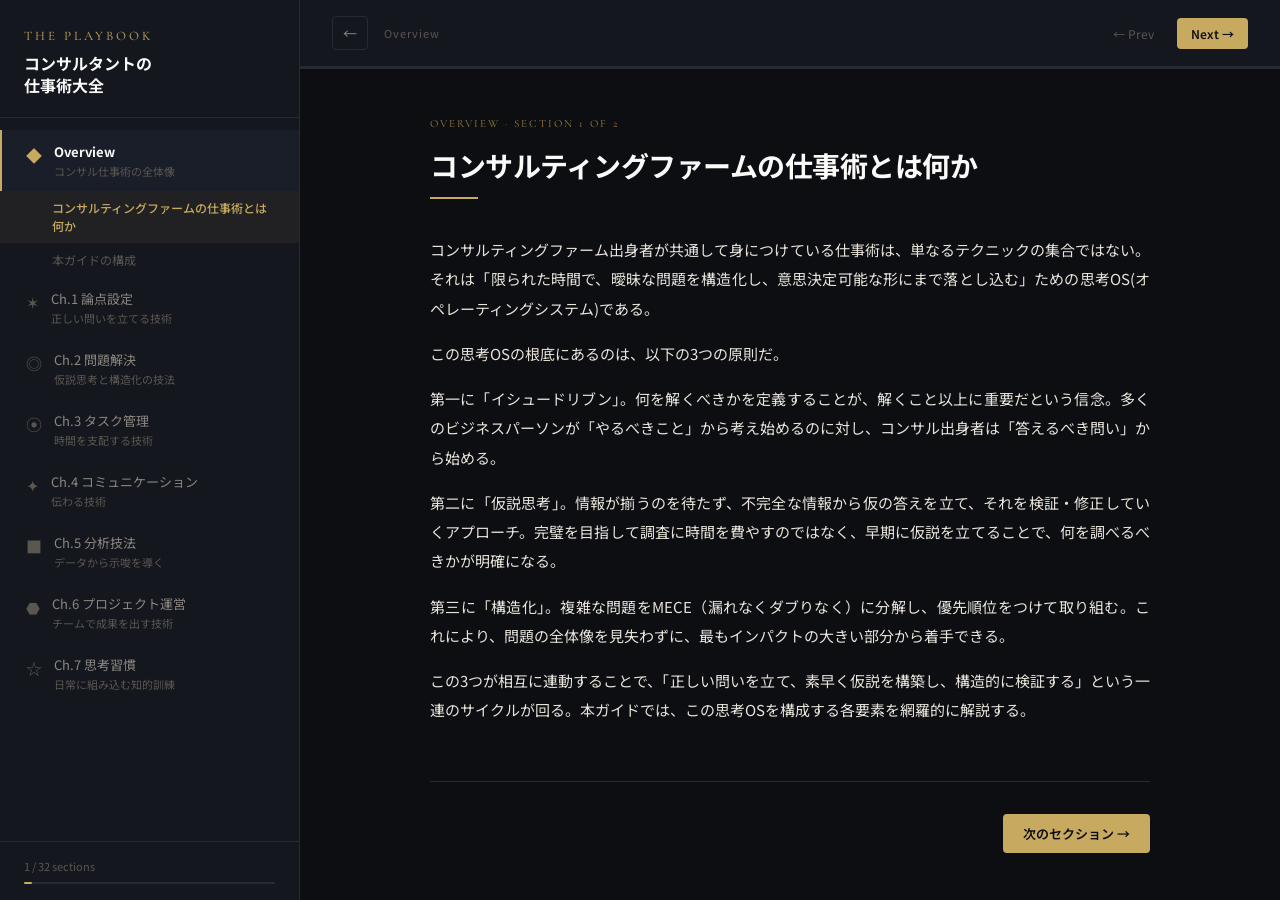
<file: consulting-playbook.html>
<!DOCTYPE html>
<html lang="ja">
<head>
<meta charset="UTF-8">
<meta name="viewport" content="width=device-width, initial-scale=1.0">
<title>コンサルタントの仕事術大全 - The Playbook</title>
<link href="https://fonts.googleapis.com/css2?family=Noto+Sans+JP:wght@300;400;500;700&family=Cormorant+Garamond:wght@400;600;700&display=swap" rel="stylesheet">
<style>
:root {
  --bg: #0C0E12;
  --surface: #14171E;
  --surface-hover: #1A1E28;
  --border: #252A36;
  --accent: #C8A960;
  --accent-dim: #9A7F3E;
  --text: #E8E4DC;
  --text-dim: #8A8680;
  --text-muted: #5A5650;
  --white: #FAFAF8;
}
* { box-sizing: border-box; margin: 0; padding: 0; }
body {
  font-family: 'Noto Sans JP', 'Helvetica Neue', sans-serif;
  background: var(--bg);
  color: var(--text);
  overflow: hidden;
  height: 100vh;
}
::-webkit-scrollbar { width: 4px; }
::-webkit-scrollbar-track { background: transparent; }
::-webkit-scrollbar-thumb { background: var(--border); border-radius: 2px; }
::-webkit-scrollbar-thumb:hover { background: var(--text-muted); }

.app { display: flex; height: 100vh; }

/* Sidebar */
.sidebar {
  width: 300px;
  min-width: 300px;
  background: var(--surface);
  border-right: 1px solid var(--border);
  display: flex;
  flex-direction: column;
  transition: all 0.3s ease;
  overflow: hidden;
}
.sidebar.collapsed { width: 0; min-width: 0; }
.sidebar-header {
  padding: 28px 24px 20px;
  border-bottom: 1px solid var(--border);
}
.sidebar-header .label {
  font-family: 'Cormorant Garamond', serif;
  font-size: 13px;
  letter-spacing: 3px;
  color: var(--accent);
  text-transform: uppercase;
  margin-bottom: 8px;
}
.sidebar-header .title {
  font-size: 16px;
  font-weight: 700;
  color: var(--white);
  line-height: 1.4;
}
.sidebar-nav {
  flex: 1;
  overflow-y: auto;
  padding: 12px 0;
}
.chapter-btn {
  display: flex;
  align-items: flex-start;
  gap: 12px;
  width: 100%;
  padding: 12px 24px;
  border: none;
  background: transparent;
  cursor: pointer;
  text-align: left;
  transition: background 0.2s;
  border-left: 2px solid transparent;
  font-family: inherit;
}
.chapter-btn.active {
  background: var(--surface-hover);
  border-left-color: var(--accent);
}
.chapter-btn .icon {
  font-size: 16px;
  color: var(--text-muted);
  margin-top: 1px;
  transition: color 0.2s;
}
.chapter-btn.active .icon { color: var(--accent); }
.chapter-btn .ch-title {
  font-size: 13px;
  font-weight: 400;
  color: var(--text-dim);
  transition: color 0.2s;
  margin-bottom: 2px;
}
.chapter-btn.active .ch-title { font-weight: 700; color: var(--white); }
.chapter-btn .ch-sub {
  font-size: 11px;
  color: var(--text-muted);
}
.section-btn {
  display: block;
  width: 100%;
  padding: 8px 24px 8px 52px;
  border: none;
  background: transparent;
  cursor: pointer;
  text-align: left;
  font-size: 12px;
  color: var(--text-muted);
  font-weight: 400;
  transition: all 0.2s;
  line-height: 1.5;
  font-family: inherit;
}
.section-btn.active {
  background: rgba(200,169,96,0.07);
  color: var(--accent);
  font-weight: 500;
}
.section-btn:hover { color: var(--text-dim); }
.sidebar-footer {
  padding: 16px 24px;
  border-top: 1px solid var(--border);
  font-size: 11px;
  color: var(--text-muted);
}
.progress-track {
  margin-top: 8px;
  height: 2px;
  background: var(--border);
  border-radius: 1px;
}
.progress-fill {
  height: 100%;
  background: var(--accent);
  border-radius: 1px;
  transition: width 0.3s ease;
}

/* Main */
.main { flex: 1; display: flex; flex-direction: column; overflow: hidden; }
.topbar {
  display: flex;
  align-items: center;
  justify-content: space-between;
  padding: 16px 32px;
  border-bottom: 1px solid var(--border);
  background: var(--surface);
}
.topbar-left { display: flex; align-items: center; gap: 16px; }
.toggle-btn {
  background: none;
  border: 1px solid var(--border);
  color: var(--text-dim);
  cursor: pointer;
  padding: 6px 10px;
  border-radius: 4px;
  font-size: 14px;
  font-family: inherit;
}
.topbar-label { font-size: 11px; color: var(--text-muted); letter-spacing: 1px; }
.topbar-right { display: flex; gap: 8px; }
.nav-btn-prev {
  background: none;
  border: 1px solid var(--border);
  color: var(--text-dim);
  cursor: pointer;
  padding: 6px 14px;
  border-radius: 4px;
  font-size: 12px;
  font-family: inherit;
}
.nav-btn-prev:disabled { border-color: transparent; color: var(--text-muted); cursor: default; }
.nav-btn-next {
  background: var(--accent);
  border: none;
  color: var(--bg);
  cursor: pointer;
  padding: 6px 14px;
  border-radius: 4px;
  font-size: 12px;
  font-weight: 600;
  font-family: inherit;
}
.nav-btn-next:disabled { background: transparent; color: var(--text-muted); cursor: default; }
.reading-progress { height: 2px; background: var(--border); }
.reading-fill {
  height: 100%;
  background: linear-gradient(90deg, var(--accent), var(--accent-dim));
  transition: width 0.1s linear;
  width: 0%;
}
.content-area {
  flex: 1;
  overflow-y: auto;
  padding: 48px 32px 80px;
}
.content-inner { max-width: 720px; margin: 0 auto; }
.content-meta {
  font-family: 'Cormorant Garamond', serif;
  font-size: 11px;
  letter-spacing: 2px;
  color: var(--accent-dim);
  text-transform: uppercase;
  margin-bottom: 16px;
}
.content-title {
  font-size: 28px;
  font-weight: 700;
  color: var(--white);
  line-height: 1.4;
  margin-bottom: 12px;
  letter-spacing: -0.5px;
}
.title-bar {
  height: 2px;
  width: 48px;
  background: var(--accent);
  margin-bottom: 36px;
}
.content-body p {
  margin: 16px 0;
  font-size: 15px;
  line-height: 1.95;
  color: var(--text);
  text-align: justify;
}
.content-body .callout {
  margin: 28px 0;
  padding: 20px 24px;
  background: linear-gradient(135deg, var(--surface), var(--surface-hover));
  border-left: 3px solid var(--accent);
  border-radius: 0 8px 8px 0;
  font-size: 15px;
  line-height: 1.85;
  color: var(--text);
  white-space: pre-wrap;
}
.content-body .step-block {
  margin: 24px 0;
  padding: 16px 20px;
  background: var(--surface);
  border: 1px solid var(--border);
  border-radius: 6px;
  font-size: 15px;
  line-height: 1.85;
  color: var(--text);
  white-space: pre-wrap;
}
.content-body .bullet-list { margin: 16px 0; padding-left: 8px; }
.content-body .bullet-item {
  display: flex;
  gap: 12px;
  margin-bottom: 8px;
  font-size: 15px;
  line-height: 1.85;
  color: var(--text);
}
.content-body .bullet-dot {
  color: var(--accent);
  flex-shrink: 0;
  margin-top: 2px;
}
.bottom-nav {
  margin-top: 56px;
  padding-top: 32px;
  border-top: 1px solid var(--border);
  display: flex;
  justify-content: space-between;
  align-items: center;
}
.bottom-prev {
  background: none;
  border: 1px solid var(--border);
  color: var(--text-dim);
  cursor: pointer;
  padding: 10px 20px;
  border-radius: 4px;
  font-size: 13px;
  font-family: inherit;
}
.bottom-next {
  background: var(--accent);
  border: none;
  color: var(--bg);
  cursor: pointer;
  padding: 10px 20px;
  border-radius: 4px;
  font-size: 13px;
  font-weight: 600;
  font-family: inherit;
}
.complete-label {
  font-size: 13px;
  color: var(--accent);
  font-weight: 600;
}
@media (max-width: 768px) {
  .sidebar { width: 260px; min-width: 260px; position: fixed; z-index: 100; height: 100vh; }
  .sidebar.collapsed { width: 0; min-width: 0; }
  .content-area { padding: 32px 20px 80px; }
  .content-title { font-size: 22px; }
  .topbar { padding: 12px 20px; }
}
</style>
</head>
<body>
<div class="app" id="app">
  <div class="sidebar" id="sidebar">
    <div class="sidebar-header">
      <div class="label">The Playbook</div>
      <div class="title">コンサルタントの<br>仕事術大全</div>
    </div>
    <div class="sidebar-nav" id="sidebarNav"></div>
    <div class="sidebar-footer">
      <span id="progressText"></span>
      <div class="progress-track"><div class="progress-fill" id="progressFill"></div></div>
    </div>
  </div>
  <div class="main">
    <div class="topbar">
      <div class="topbar-left">
        <button class="toggle-btn" id="toggleBtn">&larr;</button>
        <span class="topbar-label" id="topbarLabel"></span>
      </div>
      <div class="topbar-right">
        <button class="nav-btn-prev" id="prevBtn">&larr; Prev</button>
        <button class="nav-btn-next" id="nextBtn">Next &rarr;</button>
      </div>
    </div>
    <div class="reading-progress"><div class="reading-fill" id="readingFill"></div></div>
    <div class="content-area" id="contentArea">
      <div class="content-inner">
        <div class="content-meta" id="contentMeta"></div>
        <h1 class="content-title" id="contentTitle"></h1>
        <div class="title-bar"></div>
        <div class="content-body" id="contentBody"></div>
        <div class="bottom-nav" id="bottomNav"></div>
      </div>
    </div>
  </div>
</div>

<script>
const CHAPTERS = [
  {
    id: "overview",
    title: "Overview",
    subtitle: "コンサル仕事術の全体像",
    icon: "\u25C6",
    sections: [
      {
        title: "コンサルティングファームの仕事術とは何か",
        content: "コンサルティングファーム出身者が共通して身につけている仕事術は、単なるテクニックの集合ではない。それは「限られた時間で、曖昧な問題を構造化し、意思決定可能な形にまで落とし込む」ための思考OS(オペレーティングシステム)である。\n\nこの思考OSの根底にあるのは、以下の3つの原則だ。\n\n第一に「イシュードリブン」。何を解くべきかを定義することが、解くこと以上に重要だという信念。多くのビジネスパーソンが「やるべきこと」から考え始めるのに対し、コンサル出身者は「答えるべき問い」から始める。\n\n第二に「仮説思考」。情報が揃うのを待たず、不完全な情報から仮の答えを立て、それを検証・修正していくアプローチ。完璧を目指して調査に時間を費やすのではなく、早期に仮説を立てることで、何を調べるべきかが明確になる。\n\n第三に「構造化」。複雑な問題をMECE（漏れなくダブりなく）に分解し、優先順位をつけて取り組む。これにより、問題の全体像を見失わずに、最もインパクトの大きい部分から着手できる。\n\nこの3つが相互に連動することで、「正しい問いを立て、素早く仮説を構築し、構造的に検証する」という一連のサイクルが回る。本ガイドでは、この思考OSを構成する各要素を網羅的に解説する。"
      },
      {
        title: "本ガイドの構成",
        content: "本ガイドは以下の7つの章で構成される。\n\nChapter 1「論点設定」では、問題解決の出発点となる「正しい問いの立て方」を扱う。イシューツリーの作り方、論点の優先順位付け、クライアントの真の課題を見抜く方法を解説する。\n\nChapter 2「問題解決」では、仮説思考をベースとした問題解決のフレームワーク群を体系的に整理する。分析手法、フレームワークの使い分け、So What / Why Soの思考法を網羅する。\n\nChapter 3「タスク管理」では、プロジェクト単位のワークプラン設計から日次のタスク管理まで、コンサル流の時間管理術を詳述する。\n\nChapter 4「コミュニケーション」では、ピラミッドストラクチャーに基づく伝え方、スライドライティング、ファシリテーション技法を扱う。\n\nChapter 5「分析技法」では、定量分析・定性分析の具体的手法、データの読み解き方、示唆の導出方法を解説する。\n\nChapter 6「プロジェクト運営」では、チームマネジメント、ステークホルダー管理、品質管理の実務を扱う。\n\nChapter 7「思考習慣」では、日常的に実践すべき思考訓練と、コンサル的思考を組織に根付かせる方法を論じる。"
      }
    ]
  },
  {
    id: "issue",
    title: "Ch.1 論点設定",
    subtitle: "正しい問いを立てる技術",
    icon: "\u2736",
    sections: [
      {
        title: "1-1. イシューとは何か",
        content: "イシュー(Issue)とは、「答えを出すべき問い」のことである。安宅和人氏の定義を借りれば、「答えを出す必要性が高く、かつ答えを出せる見込みがある問い」がイシューである。\n\nビジネスの現場では、無数の「気になること」が存在する。しかし、そのすべてに取り組む時間はない。イシューの設定とは、その無数の問いの中から「今、この瞬間に答えを出すべき問い」を特定する行為である。\n\n良いイシューには3つの条件がある。\n\n(1) 本質的な選択を迫るものであること。「売上を上げるべきか?」はイシューではない。当然上げるべきだからだ。「既存顧客の深耕と新規顧客の開拓、どちらを優先すべきか?」はイシューになり得る。\n\n(2) 深い仮説があること。単なる疑問文ではなく、その裏に「こうではないか」という仮説的な見立てがあるもの。「なぜ売上が下がっているのか?」よりも「売上低下の主因は、既存顧客の離脱率上昇ではないか?」の方が強いイシューである。\n\n(3) 答えが出せるものであること。「世界平和は実現するか?」は哲学的問いとしては面白いが、ビジネスのイシューにはならない。期間内に、利用可能なリソースで、検証可能な問いであることが必要だ。"
      },
      {
        title: "1-2. イシューツリーの構築方法",
        content: "イシューツリーとは、大きなイシュー(メインイシュー)を、答えが出せるレベルまで分解したツリー構造のことである。ロジックツリーの一種だが、「論点」を分解する点が特徴的である。\n\n構築の手順は以下の通り。\n\nステップ1:メインイシューの設定。プロジェクト全体で答えるべき最上位の問いを一文で定義する。例:「当社は3年以内にEC売上を3倍にするために、何に投資すべきか?」\n\nステップ2:サブイシューへの分解。メインイシューをMECEに2-4個のサブイシューに分解する。分解の切り口としては、(a) プロセス分解(バリューチェーンに沿って分ける)、(b) 要素分解(構成要素に分ける)、(c) 対立軸分解(AかBかの選択肢で分ける)、の3パターンが基本になる。\n\n上記の例であれば、「集客投資を強化すべきか?(流入増)」「CVR改善に投資すべきか?(転換率向上)」「LTV向上に投資すべきか?(顧客単価・継続率)」「オペレーション基盤に投資すべきか?(実行力)」のように分解できる。\n\nステップ3:各サブイシューをさらに分解。「集客投資を強化すべきか?」であれば、「現在の集客チャネル別ROIはどうなっているか?」「未開拓チャネルのポテンシャルはどの程度か?」「競合の集客戦略から学べることは何か?」といった具合に、答えが出せるレベルまで掘り下げる。\n\nステップ4:優先順位付け。すべてのサブイシューに均等に取り組むのではなく、(a) インパクトの大きさ、(b) 検証の容易さ、(c) 時間的緊急度、の3軸で優先順位をつける。"
      },
      {
        title: "1-3. 論点の優先順位付け -- 80/20の法則",
        content: "コンサルタントの時間管理の根底にあるのは「80/20の法則(パレートの法則)」である。成果の80%は、取り組みの20%から生まれる。したがって、すべての論点を均等に扱うのではなく、最もインパクトの大きい論点に集中することが決定的に重要である。\n\n優先順位付けのフレームワークとして、以下の「2x2マトリクス」が頻用される。\n\n縦軸:インパクト（その論点の答えが出たとき、最終的な結論にどれだけ影響するか）\n横軸:検証可能性（限られた時間・リソースで答えが出せるか）\n\n右上象限（高インパクト・高検証可能性）が最優先。左上象限（高インパクト・低検証可能性）は工夫して取り組む。右下象限（低インパクト・高検証可能性）は時間があれば。左下象限（低インパクト・低検証可能性）は捨てる。\n\n実務上のコツとして、「捨てる勇気」が最も重要である。ジュニアコンサルタントが陥りがちな失敗は、すべての論点を網羅的にカバーしようとして、結局どの論点も浅い分析で終わることだ。シニアコンサルタントほど、「この論点は今回は扱わない」と明確に宣言し、重要な論点に深く切り込む。\n\nまた、論点の優先順位は固定的ではない。プロジェクトの進行に伴い、新たな発見があれば優先順位を動的に見直す。週次で「今週最も重要な論点は何か?」を問い直すことが、プロジェクトの質を左右する。"
      },
      {
        title: "1-4. クライアントの真の課題を見抜く",
        content: "クライアントが提示する「課題」と、真に解くべき「課題」は、しばしば異なる。クライアントは自社の状況を最もよく知っているが、問題の構造化については必ずしも得意ではない。したがって、コンサルタントの最初の仕事は「課題の再定義」である。\n\n真の課題を見抜くための問いかけのフレームワークがある。\n\nWhy so?（なぜそれが課題なのか?）\nクライアントが「営業力が弱い」と言ったとき、なぜそう思うのかを掘り下げる。「受注率が低い」のか、「案件数が少ない」のか、「単価が低い」のかで、打ち手はまったく異なる。\n\nSo What?（それが解決するとどうなるのか?）\n課題を解決した先にある「ありたい姿」を確認する。「営業力を強化したい」の先に「売上2倍」があるのか「利益率改善」があるのかで、アプローチが変わる。\n\nIs it true?（本当にそうなのか?）\nクライアントの認識をデータで検証する。「営業力が弱い」という認識自体が誤っていて、実はプロダクトの競争力の問題かもしれない。\n\n真の課題を見抜くために、プロジェクト初期にはインタビューとデータ分析の両面からアプローチする。インタビューでは、経営層・現場・顧客の3層から話を聞き、認識のギャップを把握する。データ分析では、クライアントの主張を裏付けるデータが存在するかを確認する。\n\n多くの場合、真の課題は「クライアントが言語化できていないが、データには表れている」パターンか、「クライアントは気づいているが、組織的な理由で直視できていない」パターンのいずれかである。"
      },
      {
        title: "1-5. 論点設定の実践テンプレート",
        content: "論点設定を実務で行う際の具体的なテンプレートを示す。\n\n【プロジェクト論点設計シート】\n\n(1) 背景・文脈の整理\n- クライアントの事業概要（業界、規模、競争環境）\n- 今回の依頼の背景（何がきっかけで相談に至ったか）\n- クライアントが認識している課題（クライアントの言葉そのまま）\n- 期待するアウトプット（何がどうなれば成功か）\n\n(2) メインイシューの定義\n- 一文で表現:「[主語]は、[目的]のために、[何を][どうすべきか]?」\n- 仮説:現時点での暫定的な答え\n\n(3) サブイシューの分解\n- サブイシュー1:[問い] → 仮説:[暫定回答] → 検証方法:[どうやって確かめるか]\n- サブイシュー2:同上\n- サブイシュー3:同上\n- (必要に応じて追加)\n\n(4) 優先順位と作業計画\n- 最優先論点（Week 1で着手）\n- 次優先論点（Week 2で着手）\n- 必要に応じて対応する論点\n- 今回は扱わない論点（明示的に除外）\n\n(5) 前提条件と制約\n- 利用可能なデータ・情報源\n- 時間的制約\n- 意思決定者とその判断基準\n\nこのテンプレートをプロジェクト開始時に埋めることで、チーム全員が同じ方向を向いて作業を進められる。特に「今回は扱わない論点」を明示することが、無駄な作業を防ぐ上で極めて重要である。"
      }
    ]
  },
  {
    id: "problem",
    title: "Ch.2 問題解決",
    subtitle: "仮説思考と構造化の技法",
    icon: "\u25CE",
    sections: [
      {
        title: "2-1. 仮説思考の全体像",
        content: "仮説思考とは、「まず答え（仮説）を立て、それを検証するために情報を集める」というアプローチである。一般的な「まず情報を集め、分析し、そこから結論を導く」という帰納的アプローチの逆をいく。\n\n仮説思考のプロセスは以下の通り。\n\nフェーズ1:仮説の構築\n限られた情報（クライアントインタビュー、公開データ、業界知識）から、「答えはこうではないか?」という仮説を立てる。この段階の仮説は間違っていて構わない。重要なのは、仮説があることで「何を調べるべきか」が明確になることだ。\n\nフェーズ2:仮説の検証設計\n仮説が正しければどのようなデータが観察されるか、逆に間違っていればどのようなデータが出るかを事前に定義する。これを「キーファインディング（Key Finding）」と呼ぶ。\n\nフェーズ3:分析と検証\n定義した検証項目に沿って、データ収集・分析を行う。ここで重要なのは、仮説を「証明」しようとするのではなく、「反証」する姿勢で臨むことだ。\n\nフェーズ4:仮説の修正・進化\n検証結果に基づいて仮説を修正し、より精度の高い仮説に進化させる。このサイクルを高速で回すことが、コンサルタントの生産性の源泉である。\n\n仮説思考の最大のメリットは「時間の節約」である。すべての情報を集めてから考え始めると、プロジェクト期間の大半が情報収集に費やされ、本質的な思考の時間が圧迫される。仮説を先に立てることで、「この仮説を検証するためにはAとBのデータがあれば十分」と判断でき、不要な情報収集を省ける。"
      },
      {
        title: "2-2. フレームワークの体系と使い分け",
        content: "フレームワークは「思考の型」であり、問題を構造的に捉えるための道具である。ただし、フレームワークは万能ではなく、状況に応じた使い分けが求められる。\n\n【戦略立案系フレームワーク】\n- 3C分析（Customer, Competitor, Company）:市場環境の全体像を把握する際に使用。特にプロジェクト初期の現状分析で有効。\n- SWOT分析:自社の強み・弱みと外部環境の機会・脅威を整理。ただし、単に4象限を埋めるだけでは示唆が生まれない。クロスSWOT（強みx機会=攻め手、弱みx脅威=回避策）まで落とし込むことが重要。\n- 5Forces（ポーターの5つの力）:業界の収益性構造を理解するフレームワーク。新規参入の脅威、代替品の脅威、買い手の交渉力、売り手の交渉力、既存競争。\n- バリューチェーン分析:企業活動を主活動（調達、製造、物流、販売、サービス）と支援活動（人事、技術、調達、インフラ）に分解し、各工程の付加価値を分析。\n\n【問題分析系フレームワーク】\n- ロジックツリー:問題を分解するための最も基本的なツール。Whyツリー（原因追求）、Howツリー（解決策探索）、Whatツリー（要素分解）の3種類。\n- MECE（Mutually Exclusive, Collectively Exhaustive）:漏れなくダブりなく。ロジックツリーやイシューツリーを作る際の基本原則。\n- 因果関係マップ:問題の原因と結果の連鎖を可視化。複合的な問題の構造理解に有効。\n\n【実行系フレームワーク】\n- PDCA:計画（Plan）、実行（Do）、検証（Check）、改善（Action）のサイクル。\n- RACI:タスクの責任者（Responsible）、承認者（Accountable）、相談先（Consulted）、報告先（Informed）を明確化。\n\nフレームワーク選択の判断基準は「目的」である。「状況を理解したい」のか、「原因を特定したい」のか、「解決策を考えたい」のかによって、適切なフレームワークは異なる。また、既存のフレームワークに当てはまらない場合は、独自の分析軸を設計することも重要である。"
      },
      {
        title: "2-3. So What / Why So -- 示唆を導く思考法",
        content: "「So What?（だから何?）」と「Why So?（なぜそう言えるのか?）」は、コンサルタントの思考の中核をなす2つの問いである。\n\nSo What? は、分析結果やファクトから「意味のある示唆」を引き出すための問いである。データを見て「売上が10%減少している」と言うだけでは分析ではない。「売上が10%減少している。So What? → 主力商品Aの売上減が全体の70%を占めている。So What? → 商品Aの代替品が市場に登場し、顧客が流出している。So What? → 商品Aのリニューアルまたは新商品投入が急務である」。ここまで踏み込んで初めて「分析」になる。\n\nWhy So? は、主張の根拠を確認するための問いである。「商品Aのリニューアルが急務」と主張するなら、「なぜそう言えるのか?」を問う。「商品Aの売上がY%減少しており、その主因は代替品Bの登場であり、顧客調査でもX%の顧客がBへの乗り換えを検討していると回答しているから」という根拠が必要になる。\n\nこの2つの問いを交互に繰り返すことで、ファクト → 分析 → 示唆 → 提言という流れが作れる。\n\n実務上の注意点として、So Whatは3段階が目安である。1段階目は「データの要約」、2段階目は「原因の特定」、3段階目は「アクションの示唆」。3段階を超えると飛躍が大きくなりがちなので、各段階のロジックを丁寧に検証する必要がある。\n\nまた、So Whatの質を高めるコツは「比較」である。「売上10%減」だけでは示唆が弱いが、「業界平均は5%増の中で、当社だけが10%減」とすれば、「当社固有の問題がある」という強い示唆が導ける。"
      },
      {
        title: "2-4. 空・雨・傘 -- 事実、解釈、行動の三層構造",
        content: "「空・雨・傘」は、マッキンゼーで使われる思考フレームワークの一つで、ファクトベースの意思決定を行うための基本構造である。\n\n空（事実）:「空が曇っている」= 観察可能な客観的事実\n雨（解釈）:「雨が降りそうだ」= 事実に基づく解釈・判断\n傘（行動）:「傘を持っていこう」= 解釈に基づく具体的アクション\n\nビジネスでの例を挙げると以下のようになる。\n\n空（事実）:「過去3ヶ月でWebサイトのコンバージョン率が2.1%から1.4%に低下している」\n雨（解釈）:「サイト改修後にUIが複雑化し、購買導線で離脱が増加していると考えられる」\n傘（行動）:「購買導線のUI簡素化を優先的に実施し、A/Bテストで効果を検証する」\n\nこの三層構造が重要な理由は、多くの会議で「空」と「傘」が混在し、「雨」が抜けているためだ。「売上が下がっている（空）から、広告費を増やそう（傘）」という議論は、「なぜ売上が下がっているのか」「広告費を増やすことが本当に有効なのか」という解釈のステップを飛ばしている。\n\n実務で使う際のポイントは3つある。\n\n第一に、「空」の段階でファクトの精度を担保すること。感覚や印象ではなく、データで裏付けられた事実を出発点にする。\n\n第二に、「雨」の段階で複数の解釈を検討すること。一つの事実に対して、複数の解釈が可能であることが多い。安易に一つの解釈に飛びつかず、「他にどのような解釈が可能か?」を問う。\n\n第三に、「傘」の段階でアクションの具体性を担保すること。「改善する」「強化する」といった曖昧な表現ではなく、「誰が、いつまでに、何を、どのように」のレベルまで具体化する。"
      },
      {
        title: "2-5. ピラミッドストラクチャー -- 結論から伝える構造",
        content: "ピラミッドストラクチャー（ピラミッド原則）は、バーバラ・ミント氏が体系化した「論理的に考え、わかりやすく伝える」ための思考構造であり、コンサルタントのコミュニケーションの根幹をなす。\n\n基本構造は以下の通り。\n\n最上位:メインメッセージ（結論）\n第2層:キーメッセージ（結論を支える3つ程度の柱）\n第3層:サポートデータ・分析（各キーメッセージの根拠）\n\n例えば、「当社はEC事業に参入すべきである」（メインメッセージ）を伝える場合、\n\nキーメッセージ1:「市場は十分に大きく、成長している」\n → サポート:市場規模XX兆円、年成長率YY%、ターゲットセグメントのEC化率はまだ低い\n\nキーメッセージ2:「当社には差別化可能な強みがある」\n → サポート:ブランド認知度、既存顧客基盤、商品の独自性\n\nキーメッセージ3:「投資対効果は十分に見込める」\n → サポート:初期投資額、損益分岐点までの期間、3年後の想定売上・利益\n\nこのピラミッド構造を作る際の2つのアプローチがある。\n\nトップダウンアプローチ:まず結論を仮置きし、それを支えるキーメッセージを考え、各キーメッセージの根拠を集める。仮説思考と親和性が高い。\n\nボトムアップアプローチ:個別の分析結果やファクトを集め、それらをグルーピングしてキーメッセージを抽出し、最終的な結論を導く。探索的な分析の段階で有効。\n\n実務では、この2つを行き来しながらピラミッドを磨き上げていく。最初はトップダウンで仮説的なピラミッドを作り、分析が進むにつれてボトムアップで修正・精緻化する。"
      },
      {
        title: "2-6. 問題解決の全体プロセス",
        content: "ここまでの各要素を統合した、問題解決の全体プロセスを示す。\n\nPhase 1: 問題の定義（1-2日）\n- クライアントとのキックオフミーティング\n- 既存資料のレビュー\n- メインイシューの設定\n- イシューツリーの初版作成\n- 仮説の構築\n\nPhase 2: 分析設計（1-2日）\n- イシューツリーの各論点に対する検証方法の設計\n- 必要なデータの特定とデータ収集計画\n- 分析のアウトプットイメージ（空パック）の作成\n- 作業の役割分担と期限設定\n\nPhase 3: 分析実行（1-3週間）\n- データ収集と分析\n- インタビュー実施\n- 仮説の検証と修正\n- 中間レビュー（週次）での方向修正\n\nPhase 4: 統合と提言（2-3日）\n- 各論点の分析結果の統合\n- ストーリーラインの構築\n- 提言の具体化（空・雨・傘の構造）\n- 実行計画の策定\n\nPhase 5: 報告（1日）\n- 最終報告書（ピラミッドストラクチャー）の作成\n- クライアントへのプレゼンテーション\n- Q&A対応\n- ネクストステップの合意\n\nこのプロセス全体を通じて、「仮説を立てる → 検証する → 修正する」のサイクルが常に回っている。Phase 1で立てた仮説がPhase 3で覆ることは珍しくなく、それ自体が問題解決の前進である。"
      }
    ]
  },
  {
    id: "task",
    title: "Ch.3 タスク管理",
    subtitle: "時間を支配する技術",
    icon: "\u29BF",
    sections: [
      {
        title: "3-1. ワークプランの設計",
        content: "ワークプランとは、プロジェクト全体の作業計画書である。コンサルティングファームでは、プロジェクト開始時に必ずワークプランを作成し、週次で更新する。\n\nワークプランの構成要素は以下の通り。\n\n(1) プロジェクト概要\nメインイシュー、スコープ（やること・やらないこと）、成果物の定義、期間、体制。\n\n(2) マイルストーン設定\nプロジェクト全体を3-5個のフェーズに分け、各フェーズの終了条件（マイルストーン）を定義する。典型的には、「現状分析完了」「仮説検証完了」「提言策定完了」「最終報告」のように設定する。\n\n(3) 週次の作業計画\n各週で「どの論点に取り組むか」「どのアウトプットを作るか」「誰が担当するか」を明確にする。ここで重要なのは、「作業」ではなく「アウトプット」で管理すること。「インタビューを5件実施する」ではなく「インタビューから得るべき示唆をまとめたサマリーを作成する」が正しい粒度。\n\n(4) 空パック（Ghost Deck）\n最終報告書のスライド構成を、分析着手前に作成する。各スライドのタイトル（メッセージ）と、そのメッセージを支えるために必要なデータ・分析を書き込む。まだデータがない段階なので、グラフの枠だけ描いて「ここにXXのデータが入る」と記載する。\n\n空パックを作る意義は絶大である。最終成果物の姿を先に定義することで、「何のためにこの分析をしているのか」が常に明確になり、不要な分析を避けられる。また、マネージャーやパートナーとの早期のすり合わせが可能になり、「分析はしたが使えない」というリスクを最小化できる。"
      },
      {
        title: "3-2. 日次・週次のタスク管理メソッド",
        content: "コンサルタントの日次タスク管理は、一般的なToDoリストとは根本的に異なる。タスクを「やるべきこと」として管理するのではなく、「出すべきアウトプット」として管理する。\n\n【日次タスク管理の原則】\n\n朝の15分ルール:毎朝、その日の「最重要アウトプット」を1つ定義する。その日の作業時間の50%以上をこのアウトプットに充てる。残りの時間で次に重要なタスクを2-3個処理する。\n\n「Done」の定義:各タスクに対して「何ができたら完了か」を事前に定義する。「競合分析をする」ではなく「競合3社の売上・利益率・主要施策をまとめた1ページのサマリーを作成する」が正しい。\n\nタイムボックス:各タスクに時間の上限を設ける。「競合分析は3時間以内」と決めたら、3時間で出せる範囲で最善のアウトプットを出す。完璧を目指さず、80%の品質で次に進む。\n\n【週次タスク管理の原則】\n\n週初のプランニング（月曜朝30分）:今週のプロジェクトマイルストーンに対して、「金曜日時点でどこまで到達していれば成功か」を定義する。そこから逆算して、各日のアウトプットを計画する。\n\n週末のレビュー（金曜夕方15分）:計画と実績のギャップを振り返る。「何が想定通りに進まなかったか」「なぜ進まなかったか」「来週はどう調整するか」を記録する。\n\nこの際、よくある失敗パターンを認識しておくことが重要だ。(a) 会議に時間を取られ、集中作業時間が確保できない → 午前中をブロックして会議を入れない。(b) 緊急だが重要でないタスクに振り回される → 緊急度と重要度のマトリクスで判断。(c) 完璧主義で一つのタスクに時間をかけすぎる → タイムボックスで強制終了。"
      },
      {
        title: "3-3. プロジェクトの進捗管理とリスクマネジメント",
        content: "コンサルティングプロジェクトの進捗管理は、「定例会議」と「アラートシステム」の二本柱で運営される。\n\n【定例会議体の設計】\n\nデイリースタンドアップ（15分）:チーム全員で「昨日のアウトプット」「今日のアウトプット」「ブロッカー（障害）」を共有。長い議論はせず、ブロッカーの解消は別途対応する。\n\n週次チームレビュー（60-90分）:今週の分析結果をチーム内で共有し、ストーリーラインの整合性を確認する。「各パートの分析は進んでいるが、全体として辻褄が合わない」という問題を早期に発見する場。\n\n週次クライアントミーティング（60分）:分析の中間報告。ここでのポイントは、「完成した分析」だけでなく「途中段階の仮説」も共有すること。クライアントの反応を見ながら方向修正ができる。\n\nマイルストーンレビュー（フェーズ末）:フェーズの成果物をクライアントに提示し、次フェーズの計画を合意する。ここでスコープの変更が発生することも多い。\n\n【リスクマネジメント】\n\nプロジェクトリスクを「影響度」と「発生確率」で分類し、上位3-5個のリスクに対して事前に対応策を用意する。\n\nよくあるリスクとその対応策:\n- データが入手できない → 代替データソースの事前特定、最悪の場合の分析アプローチの用意\n- キーパーソンのインタビューが取れない → 早期のアポ取り、複数候補の確保\n- 分析の方向性がクライアントの期待とずれる → 早期の中間報告、クライアントとの密なコミュニケーション\n- チームメンバーのリソース不足 → 優先論点の絞り込み、外部リソースの活用\n\n「プロジェクトが炎上する」最大の原因は、リスクが顕在化してから対応を始めることである。週次のリスクレビューで「今週、リスクの状況に変化はあったか?」を確認する習慣が、炎上を未然に防ぐ。"
      },
      {
        title: "3-4. アウトプットドリブンの仕事術",
        content: "コンサルタントの生産性が高い最大の理由は、「アウトプットから逆算して作業を設計する」点にある。これを「アウトプットドリブン」と呼ぶ。\n\n一般的なアプローチ:情報を集める → 分析する → まとめる → アウトプットする\nアウトプットドリブン:アウトプットの姿を定義する → 必要な分析を特定する → 必要な情報だけ集める → 作成する\n\nこの違いは作業量に劇的な差を生む。前者では「念のため」の情報収集や「やっておいた方がいいかも」の分析が膨大に発生する。後者では、最終成果物に必要なものだけを、最短ルートで作成する。\n\nアウトプットドリブンの実践手法として、以下のテクニックがある。\n\n1ページチャート法:どんな分析も、最終的に「1枚のスライド」にまとめることを前提に設計する。そのスライドのタイトル（=メッセージ）を先に書き、メッセージを支えるために必要なグラフや表を定義し、そのグラフを作るために必要なデータを特定する。\n\n30分ドラフト法:レポートやスライドの第一稿を30分以内で作る。細部は空欄でよい。この「粗いドラフト」をマネージャーに見せてフィードバックをもらうことで、方向性の修正を早期に行える。完成度80%のドラフトを5回作り直すより、完成度30%のドラフトを見せて方向を定めた後に一度で仕上げる方が、はるかに効率的である。\n\nレビュー前のセルフチェック:アウトプットを他者に見せる前に、「このスライドのメッセージは一文で言えるか?」「データはメッセージを支えているか?」「So Whatは十分に踏み込んでいるか?」の3点を確認する。"
      }
    ]
  },
  {
    id: "communication",
    title: "Ch.4 コミュニケーション",
    subtitle: "伝わる技術",
    icon: "\u2726",
    sections: [
      {
        title: "4-1. スライドライティングの技法",
        content: "コンサルティングファームのスライドは、「読ませる」ものではなく「伝える」ものである。1スライド1メッセージが鉄則であり、そのメッセージはスライドタイトルに書かれる。\n\n【スライド構成の原則】\n\nタイトル行（アクションタイトル）:そのスライドで伝えたいメッセージを一文で書く。「競合分析」のような名詞止めのタイトルはNG。「競合X社は低価格戦略で市場シェアを5pt獲得しており、当社への脅威が増大している」のように、判断・示唆を含む文にする。\n\nボディ:タイトルのメッセージを支えるデータ、グラフ、表を配置する。ボディの情報量は「タイトルのメッセージを支えるために必要十分な量」に絞る。\n\n出所（ソース）:データの出典を明記する。信頼性の担保。\n\n【グラフ・チャートの使い分け】\n\n伝えたいメッセージによって、適切なグラフ形式は異なる。\n- 「大きさの比較」→ 棒グラフ\n- 「時系列の変化」→ 折れ線グラフ\n- 「構成比」→ 円グラフ（ただし要素が6個以上なら棒グラフ推奨）\n- 「相関関係」→ 散布図\n- 「プロセスの流れ」→ フローチャート\n- 「複数要素の比較」→ レーダーチャート\n\n【スライド品質のチェックリスト】\n- タイトルだけ読んで、スライドのメッセージが伝わるか?\n- ボディの情報はタイトルのメッセージを支えているか?余計な情報はないか?\n- グラフの形式はメッセージに適しているか?\n- フォントサイズは統一されているか?読みやすいか?\n- 色使いは意味を持っているか?（強調すべきデータだけ色を変えるなど）\n- 出所は明記されているか?"
      },
      {
        title: "4-2. エグゼクティブコミュニケーション",
        content: "経営層へのコミュニケーションは、現場レベルとは根本的に異なるアプローチが求められる。\n\n【経営層が求めるもの】\n経営層は「詳細な分析過程」ではなく「判断に必要な情報」を求めている。彼らの時間は極めて限られており、1時間の会議で意思決定に至ることを期待している。\n\nPREP法の活用:\nPoint（結論）:まず結論を述べる\nReason（理由）:結論の根拠を3つ以内で示す\nExample（具体例）:根拠を裏付ける具体的なデータ・事例\nPoint（結論の再提示）:最後にもう一度結論を述べ、次のアクションを提示\n\n【エレベーターピッチ】\n30秒で要点を伝える技術。エレベーターで偶然経営層と一緒になった際に、プロジェクトの状況を端的に伝えられるか?\n\nテンプレート:「[プロジェクトの目的]について検討した結果、[主要な発見/結論]であることがわかりました。これは[理由]であり、次のステップとして[具体的なアクション]を推奨します。」\n\n【質疑応答の技術】\n経営層からの質問に対する回答は「結論ファースト」が絶対原則。「良い質問ですね」などの前置きは不要。質問の意図を瞬時に把握し、端的に回答する。\n\n回答の構造:\n- Yes/Noで答えられる質問 → まずYes/Noを答え、その後に根拠を述べる\n- Why系の質問 → 理由を1-3個、優先度順に述べる\n- How系の質問 → 具体的なアクションを時系列で述べる\n- 答えられない質問 → 「現時点ではデータを持ち合わせていないので、翌日までに回答します」と明確に伝える。当てずっぽうで答えることは信頼を失う最大の行為。"
      },
      {
        title: "4-3. ファシリテーションの技法",
        content: "会議のファシリテーション（進行）は、コンサルタントの重要なスキルの一つである。「良い会議」とは「意思決定がなされる会議」であり、ファシリテーターの役割は「意思決定に必要な議論を促進し、時間内に結論を導く」ことである。\n\n【会議の設計】\n\n目的の明確化:会議の冒頭で「今日の会議で決めるべきこと」を宣言する。「情報共有のための会議」は極力減らし、「意思決定のための会議」に集中する。\n\nアジェンダの事前共有:「議題」「各議題の時間配分」「各議題で期待するアウトプット」を事前に参加者に共有する。\n\n適切な参加者の選定:「意思決定に必要な人」だけを招集する。人数が増えるほど議論は拡散する。理想は5-7名。\n\n【ファシリテーションの技術】\n\n論点の可視化:ホワイトボードに論点を書き出し、「今、何について議論しているか」を全員が把握できる状態を保つ。議論が脱線したら、「その論点は重要ですが、今日のアジェンダからは外れるので、別途議論の場を設けましょう」と軌道修正する。\n\n意見の構造化:出された意見をリアルタイムで「賛成意見」「反対意見」「条件付き賛成」などに分類し、議論の構造を可視化する。\n\n沈黙の活用:質問を投げかけた後、すぐに答えを求めず、10秒程度の沈黙を許容する。この沈黙の間に、参加者は自分の考えを整理できる。\n\n合意形成:全員一致を目指さず、「決定権者が、十分な議論を踏まえて判断する」というプロセスを明確にする。ただし、反対意見が残っている場合は、その内容と対応方針を記録に残す。\n\n【会議後のフォローアップ】\n会議終了後24時間以内に「議事録」を共有する。議事録には「決定事項」「各決定事項のアクション担当者・期限」「継続検討事項」を明記する。長い議論の要約は不要。"
      },
      {
        title: "4-4. ストーリーラインの構築",
        content: "ストーリーラインとは、プレゼンテーション全体を貫く「論理の流れ」である。個々のスライドが優れていても、ストーリーラインが弱ければ、聞き手は「結局何が言いたいのか」がわからない。\n\n【ストーリーラインの基本パターン】\n\nパターン1:課題解決型\n状況（Situation） → 課題（Complication） → 問い（Question） → 回答（Answer）\n例:「当社の売上は順調に成長してきた（S）。しかし、主力市場の成長率が鈍化し、今後の成長戦略の見直しが必要（C）。どの領域に投資すべきか?（Q） 隣接市場Xへの参入が最も有望（A）」\n\nパターン2:提言型\n結論（What） → 理由（Why） → 方法（How） → 効果（Impact）\n例:「EC事業に参入すべき（What）。市場は成長しており当社の強みが活かせる（Why）。まずD2Cからスタートし2年で黒字化を目指す（How）。3年後に売上XX億円の新規事業に育つ（Impact）」\n\nパターン3:分析報告型\n全体像の提示 → 各論の分析 → 統合と示唆 → 提言\n例:「市場分析、競合分析、自社分析の3つの観点から検討した。市場は...（各論）。以上を統合すると...（示唆）。したがって...（提言）」\n\n【ストーリーラインの品質チェック】\nスライドのタイトル（アクションタイトル）だけを上から順に読んだとき、一つのストーリーとして成立するか?これが最も簡単で効果的なチェック方法である。タイトルの連なりが支離滅裂であれば、ストーリーラインが破綻している証拠だ。"
      }
    ]
  },
  {
    id: "analysis",
    title: "Ch.5 分析技法",
    subtitle: "データから示唆を導く",
    icon: "\u25A0",
    sections: [
      {
        title: "5-1. 定量分析の基本",
        content: "定量分析は、コンサルタントの主張を裏付ける「ファクト」の源泉である。定量分析の目的は「数字を出すこと」ではなく「意思決定に役立つ示唆を導くこと」である。\n\n【基本的な分析手法】\n\n比較分析:最も基本的かつ強力な手法。「何と何を比較するか」の設計が分析の質を決める。\n- 時系列比較:過去との比較（成長率、トレンド）\n- 競合比較:同業他社との比較（ベンチマーキング）\n- セグメント比較:顧客層別、地域別、製品別の比較\n- 計画比較:予算・計画との乖離\n\n分解分析:全体の数字を構成要素に分解して、何が全体を動かしているかを特定する。\n例:売上 = 顧客数 x 購買頻度 x 客単価\n売上が10%減少したとき、どの要素が主因かを分解する。\n\n感度分析（Sensitivity Analysis）:前提条件を変えたときに、結論がどの程度変わるかを確認する。「売上成長率が想定の半分だった場合でも、投資は回収できるか?」といった問いに答える。\n\n【分析設計のステップ】\n(1) 分析の目的（どの論点に答えるための分析か）を明確にする\n(2) 仮説（分析結果はこうなるだろうという予想）を立てる\n(3) 分析手法を選択する（何と何を、どう比較するか）\n(4) 必要なデータを特定する\n(5) データを収集し、分析を実行する\n(6) 結果を解釈し、示唆を導出する（So What?）\n\n注意すべきは、(5)から始めないことだ。データが手元にあると、つい「データを眺めて何か見つけよう」としがちだが、これは非効率である。(1)から順に設計することで、目的のある分析が可能になる。"
      },
      {
        title: "5-2. 定性分析とインタビュー技法",
        content: "数字だけでは捉えきれない「なぜ」を解き明かすのが定性分析である。コンサルティングにおいて、インタビューは最も重要な定性分析の手法である。\n\n【インタビュー設計の原則】\n\n目的の明確化:インタビューで「何を聞き出したいか」を事前に定義する。漠然と話を聞くのではなく、「仮説Aを検証するために、Bについてのファクトを確認する」という目的を持つ。\n\n質問設計:\n- オープン質問（「○○についてどうお考えですか?」）で始め、全体感を掴む\n- クローズド質問（「○○は事実ですか?」）で具体的なファクトを確認する\n- 深掘り質問（「それはなぜですか?」「具体的にはどういうことですか?」）で表面的な回答の裏にある真因を探る\n\n5回のWhy:トヨタ生産方式でも知られる「なぜを5回繰り返す」技法。回答の表面に留まらず、真因に到達するまで深掘りする。ただし、機械的に「なぜ?」を連発するのではなく、相手の回答を受けて自然に「それはどういった経緯で?」「具体的にはどのような場面で?」と問いかける。\n\n【インタビューの実施】\n\n導入（5分）:自己紹介、インタビューの目的説明、所要時間の確認、守秘義務の説明。\n\n本題（40-50分）:事前に準備した質問に沿って進めるが、重要な発言があれば柔軟に深掘りする。相手の回答を自分の言葉で要約して確認する（「つまり、○○ということですね?」）。\n\n締め（5分）:「他に何かお伝えいただきたいことはありますか?」と聞く。この質問で、事前に想定していなかった重要な情報が出てくることが多い。\n\n【インタビュー結果の整理】\nインタビュー後24時間以内に、議事録を作成する。議事録には「事実（相手が言ったこと）」と「解釈（自分の分析）」を明確に区別して記載する。複数のインタビュー結果を横断的に比較し、「共通して指摘されていること」「意見が分かれていること」を整理する。"
      },
      {
        title: "5-3. データの読み解き方と落とし穴",
        content: "データ分析で最も重要なのは「データの正しい読み解き方」であり、数字を鵜呑みにしないことである。\n\n【データ解釈の基本原則】\n\n絶対値と相対値の使い分け:「売上が1億円増えた」（絶対値）と「売上が10%増えた」（相対値）では、受ける印象が異なる。絶対値で見ると大きくても、全体に対する割合で見ると小さいこともある。逆も然り。両方の視点で確認する。\n\nベースエフェクト:成長率は比較対象（ベース）によって大きく変わる。前年がコロナで落ち込んでいた場合、翌年の成長率が高く見えても、実態としては回復に過ぎない。「2年前比」「3年CAGR（年平均成長率）」など、複数の時間軸で確認する。\n\n相関と因果の区別:「広告費を増やしたら売上が上がった」という相関関係は、「広告費が売上を増やした」という因果関係を必ずしも意味しない。同時期の季節要因や市場全体の成長が原因かもしれない。\n\nサバイバーシップバイアス:成功事例だけを分析して「成功の法則」を導き出す誤り。「成功したスタートアップはみんなピボットしている。だからピボットすべき」→ ピボットして失敗した企業は分析対象に入っていない。\n\nチェリーピッキング:自分の仮説に都合の良いデータだけを選ぶ誤り。「売上が前年比で増加した月を強調し、減少した月を無視する」など。\n\n【対策】\n分析結果を報告する際に、「この分析の限界は何か」「どのような前提を置いているか」を明示する習慣をつける。また、「この分析結果と矛盾するデータはないか?」を常に自問する。自分の仮説に反するデータを積極的に探す姿勢（反証主義）が、分析の信頼性を高める。"
      },
      {
        title: "5-4. 市場規模推定(フェルミ推定)",
        content: "フェルミ推定は、一見推定不可能に思える数値を、論理的な分解と合理的な仮定によって概算する手法である。コンサルティングの面接でも頻出するが、実務でも市場規模の推定やビジネスケースの検討で日常的に使われる。\n\n【基本的なアプローチ】\n\n需要側からのアプローチ:ターゲット人口 x 利用率 x 利用頻度 x 単価\n供給側からのアプローチ:店舗数（事業者数） x 1店舗あたり売上\n\n例:日本のペットフード市場の規模を推定する\n需要側:犬猫の飼育頭数（約1,600万頭） x 1頭あたり年間フード消費額（約3万円） = 約4,800億円\n\nこのように、大きな数字を「掛け算の構造」に分解し、各要素を合理的に推定する。\n\n【推定の精度を高めるコツ】\n\n(1) 分解の粒度:分解が細かいほど各要素の推定精度は上がるが、分解しすぎると誤差が累積する。3-5個の要素に分解するのが実用的。\n\n(2) アンカーの設定:推定の出発点となる「確実性の高い数字」を見つける。日本の人口（1.2億人）、世帯数（約5,000万世帯）、GDPなど。\n\n(3) 複数アプローチでのクロスチェック:需要側と供給側の両方から推定し、結果が大きく乖離しないかを確認する。\n\n(4) オーダー感覚:最終的な数字が「桁として正しいか」を直感で確認する。日本のある業界の市場規模が100兆円と出たら、日本のGDPが約550兆円であることと比較して、明らかに大きすぎると気づける。\n\nフェルミ推定は、正確な数字を出すことが目的ではない。「桁感を掴む」ことと「数字の背後にある構造を理解する」ことが目的である。"
      }
    ]
  },
  {
    id: "project",
    title: "Ch.6 プロジェクト運営",
    subtitle: "チームで成果を出す技術",
    icon: "\u2B23",
    sections: [
      {
        title: "6-1. コンサルティングファームの組織構造と役割",
        content: "コンサルティングファームのプロジェクトチームは、明確な役割分担のもとに運営される。\n\n【典型的な役割】\n\nパートナー:プロジェクト全体の最終責任者。クライアントとの関係構築、プロジェクトの方向性の決定、品質の最終チェック。通常、複数のプロジェクトを掛け持ちしており、1つのプロジェクトに使える時間は週に数時間程度。\n\nマネージャー（エンゲージメントマネージャー）:プロジェクトの日常的な運営責任者。ワークプランの策定、チームメンバーの作業管理、クライアントとのコミュニケーション、アウトプットの品質管理。プロジェクトの「司令塔」。\n\nコンサルタント（アソシエイト）:特定の論点を担当し、分析とスライド作成の実務を行う。マネージャーの指示のもと、仮説の検証、インタビューの実施、データ分析を担当。\n\nアナリスト:データ収集、分析の実行、リサーチなど、定型的な作業を中心に担当。\n\n【役割間のコミュニケーション】\n\nこの階層構造において、最も重要なのは「上方向のコミュニケーション」である。つまり、アナリスト→コンサルタント→マネージャー→パートナーへの報告・相談である。\n\n報告の原則は「Bad News First（悪いニュースから先に）」。問題が発生した場合、早期に上位者に報告することで、対応の選択肢が広がる。問題を隠して自分で解決しようとすると、手遅れになることが多い。\n\nまた、上位者への相談は「質問」ではなく「提案」の形で行う。「どうすればいいですか?」ではなく「AとBの選択肢があり、XXの理由からAを推奨しますが、いかがでしょうか?」と問いかける。"
      },
      {
        title: "6-2. ステークホルダーマネジメント",
        content: "コンサルティングプロジェクトの成功は、分析の質だけでなく、ステークホルダー（利害関係者）の管理に大きく左右される。\n\n【ステークホルダーマッピング】\n\nプロジェクト開始時に、関連するステークホルダーを「影響力」と「関心度」の2軸でマッピングする。\n\n高影響力・高関心:密接に連携する（意思決定者、プロジェクトスポンサー）\n高影響力・低関心:定期的に情報提供し、巻き込む（経営層の一部、関連部署長）\n低影響力・高関心:適切に情報共有する（現場担当者、関連チーム）\n低影響力・低関心:最小限の対応（間接的な関係者）\n\n【組織内の力学の理解】\n\nコンサルティングの提言が実行されるかどうかは、クライアント組織内の力学に依存する。いくら正しい提言でも、キーパーソンの支持が得られなければ実行されない。\n\nプロジェクト初期のインタビューでは、公式の組織図だけでなく、「実際に影響力を持っているのは誰か」「組織内にどのような対立軸があるか」「変革に対して誰が賛成で誰が抵抗しそうか」を把握する。\n\n【抵抗勢力への対応】\n\n変革には必ず抵抗が伴う。抵抗の種類は以下の3つに分類できる。\n\n論理的抵抗:「この提言は実行不可能だ」→ ファクトとデータで反論する\n感情的抵抗:「今のやり方が変わるのは不安だ」→ 段階的な移行計画を示す\n政治的抵抗:「この変革は自分の立場を脅かす」→ 個別に対話し、変革後の役割を明示する\n\n最も難しいのは政治的抵抗である。これに対しては、プロジェクトスポンサー（通常はCEOや事業部長）の強いコミットメントが不可欠であり、プロジェクト開始時にスポンサーとの合意形成が必要になる。"
      },
      {
        title: "6-3. 品質管理(Quality Control)",
        content: "コンサルティングファームのアウトプットが高品質である理由は、厳格な品質管理プロセスにある。\n\n【品質管理の3つのレベル】\n\nレベル1:セルフチェック\n作成者自身が、アウトプットを他者に見せる前に確認する。\n- ファクトチェック:数字は正確か?出典は明記されているか?計算にミスはないか?\n- ロジックチェック:結論は根拠から論理的に導かれているか?飛躍はないか?\n- メッセージチェック:スライドタイトルは内容を正確に要約しているか?\n- フォーマットチェック:フォント、色、レイアウトは統一されているか?\n\nレベル2:ピアレビュー\n同僚（コンサルタント同士）による相互レビュー。「自分以外の目」で見ることで、論理の飛躍や説明不足を発見する。\n\nレベル3:マネージャー/パートナーレビュー\n上位者による品質チェック。ここでは細部よりも「全体のストーリーラインは正しいか」「クライアントの意思決定に役立つか」「リスクはないか」といった大局的な視点でのチェックが行われる。\n\n【よくある品質上の問題】\n\n(1) 「相関と因果の混同」:データの相関関係を因果関係として主張してしまう\n(2) 「チェリーピッキング」:仮説に都合の良いデータだけを使う\n(3) 「So Whatの不足」:分析結果を述べるだけで、示唆にまで踏み込んでいない\n(4) 「メッセージとデータの不一致」:スライドタイトルのメッセージとボディのデータが矛盾している\n(5) 「前提の未明示」:分析の前提条件を明示せず、結論だけを提示する\n\nこれらの問題を未然に防ぐために、レビューは「完成後」ではなく「作成途中」で行うことが重要である。完成度30%の段階で方向性のレビューを受け、70%の段階でロジックのレビューを受け、95%の段階で最終チェックを行う。"
      }
    ]
  },
  {
    id: "habits",
    title: "Ch.7 思考習慣",
    subtitle: "日常に組み込む知的訓練",
    icon: "\u2606",
    sections: [
      {
        title: "7-1. 日常的な思考トレーニング",
        content: "コンサルタント的思考力は、一朝一夕には身につかない。日常的な訓練の積み重ねが必要である。\n\n【日常でできる思考トレーニング】\n\nニュースのSo What訓練:毎朝ニュースを読む際に、単に「情報を得る」のではなく、「So What?（だから何が起きるか?）」を考える。「原油価格が上昇した」→「物流コストが上がる」→「特に原材料を輸入に依存する食品メーカーの利益率が圧迫される」→「値上げまたはコスト削減が必要になる」。この連鎖的思考を習慣化する。\n\nフェルミ推定の日常練習:日常のあらゆる数字を推定する。「このカフェの月商はいくらか?」「通勤電車の乗客は1日何人か?」実際の数字を調べて答え合わせをすることで、推定の精度を高める。\n\n逆の立場で考える訓練:自分が賛成する意見に対して、あえて反論を構築する。「EC事業に参入すべき」と考えるなら、「参入すべきでない理由」を3つ挙げる。この訓練は、自分の思考の偏りに気づくために有効である。\n\n構造化の訓練:身の回りの現象を構造的に分解する。「なぜこの飲食店は繁盛しているのか?」を、立地・商品力・価格・サービス・マーケティングなどの要素に分解し、それぞれの強みを特定する。\n\n【読書の仕方】\n\nコンサルタントは大量の書籍を読むが、その読み方は一般的な読書とは異なる。\n\n目的を持って読む:「この本から何を得たいか」を事前に定義する。全ページを読む必要はなく、目的に関連する部分だけを読む。\n\nフレームワークとして抽出する:本の内容を「自分の仕事に使えるフレームワーク」として再構成する。著者の主張をそのまま覚えるのではなく、「この考え方は、どのような場面で、どう応用できるか?」を考える。\n\n批判的に読む:著者の主張を鵜呑みにせず、「この主張の根拠は十分か?」「反例はないか?」を問う。"
      },
      {
        title: "7-2. 生産性を高める習慣",
        content: "コンサルタントが高い生産性を維持するための具体的な習慣を紹介する。\n\n【集中力の管理】\n\n深い思考を要する作業（分析設計、ストーリーライン構築、スライドライティング）は、1日の中で最も集中力が高い時間帯に行う。多くの人にとって午前中がこれに該当する。\n\nメール・チャット対応、会議、定型的な作業は、集中力が低下する午後に回す。\n\nポモドーロテクニック（25分集中 + 5分休憩）を活用し、長時間のだらだら作業を防ぐ。ただし、深い思考が求められる場合は、50-90分の連続集中時間を確保する。\n\n【情報整理の習慣】\n\nプロジェクトの情報は「すぐに取り出せる状態」で管理する。コンサルタントが使う典型的な情報整理の構造:\n- プロジェクトフォルダ:論点別にサブフォルダを作成\n- 分析ファイル:1ファイル1分析の原則。ファイル名に日付と内容を含める\n- メモの一元管理:インタビューメモ、思いつき、メモをすべて一カ所に集約\n\n【体調管理】\n\n知的生産のパフォーマンスは体調に直結する。コンサルタントは過酷な労働環境で知られるが、トップパフォーマーほど睡眠と運動を重視している。\n\n睡眠:最低6時間の睡眠を確保する。徹夜の作業で出したアウトプットは、翌日見直すと品質が低いことがほとんどである。\n\n運動:週2-3回の運動が脳のパフォーマンスを維持する。忙しくても、30分のウォーキングだけでも効果がある。\n\n栄養:脳の主要なエネルギー源はブドウ糖。血糖値の急激な変動を避け、安定したエネルギー供給を心がける。"
      },
      {
        title: "7-3. コンサル思考を組織に根付かせる方法",
        content: "個人のスキルとしてのコンサル的思考を、組織全体に根付かせるための方法論を解説する。\n\n【共通言語の導入】\n\n組織内で使われる「問題解決の共通言語」を定義する。例えば、会議で「イシューは何か?」「So Whatは?」「ファクトベースで話そう」といった問いかけが自然に出てくる状態を目指す。\n\n具体的には、以下のような「会議のルール」を導入する。\n- 会議の冒頭で「今日のイシュー」を定義する\n- 意見には必ず根拠（ファクト）を添える\n- 結論ファーストで発言する\n- 「それは空（事実）ですか、雨（解釈）ですか、傘（提案）ですか?」と確認する\n\n【レビュー文化の定着】\n\nコンサルファームの品質を支えているのは「レビュー文化」である。アウトプットを他者にレビューしてもらうことを「恥ずかしいこと」ではなく「品質を高めるための当然のプロセス」として位置づける。\n\nレビューの際のフィードバックは「批判」ではなく「改善提案」の形で行う。「ここがダメ」ではなく「ここをこう変えると、メッセージがより明確になる」という伝え方。\n\n【ナレッジマネジメント】\n\nプロジェクトで得られた知見を、組織の財産として蓄積・共有する仕組みを作る。\n- プロジェクト完了後の振り返り（レッスンズラーンド）の実施\n- 分析テンプレートやフレームワークのライブラリ化\n- 業界別・テーマ別の知見データベースの構築\n- 定期的な社内勉強会・事例共有会の開催\n\nただし、ナレッジマネジメントは「仕組みを作る」だけでは機能しない。「使った人が評価される」「共有した人が評価される」というインセンティブ設計が必要である。"
      },
      {
        title: "7-4. コンサル的思考の限界と補完",
        content: "最後に、コンサル的思考の限界についても触れておく必要がある。すべての万能薬は存在せず、コンサル的アプローチにも弱点がある。\n\n【限界1:過度な構造化の罠】\nすべてをMECEに分解し、構造化しようとすると、「構造に当てはまらないが重要なもの」を見落とすリスクがある。特に、イノベーション、創造性、人間の感情といった領域は、構造化だけでは捉えきれない。\n\n対策:構造化はあくまで「思考の補助具」であり、最終的な判断には直感や経験も重要であると認識する。フレームワークに固執せず、「このフレームワークでは捉えきれていないものは何か?」を常に問う。\n\n【限界2:分析麻痺（Analysis Paralysis）】\n情報をすべて集め、完璧な分析をしてから意思決定しようとすると、永遠に決断できない。特にスタートアップのような不確実性の高い環境では、「まず動いて、結果を見て修正する」方が適切な場合も多い。\n\n対策:分析の目的は「完璧な答えを見つけること」ではなく「十分な確信を持って意思決定すること」であると理解する。70%の確信が得られたら決断するという基準を設ける。\n\n【限界3:実行力の軽視】\n戦略策定（What to do）に強いコンサル的思考は、実行（How to do）の泥臭さを軽視しがちである。素晴らしい戦略も、実行されなければ意味がない。\n\n対策:提言には必ず「実行計画」を含める。「誰が、いつまでに、何を、どのように」を具体的に定義し、実行のモニタリング方法も設計する。\n\n【限界4:人間的要素の軽視】\nロジックとファクトを重視するあまり、組織の文化、個人の感情、人間関係といった「ソフト面」を軽視するリスクがある。正論が必ずしも組織を動かすわけではない。\n\n対策:ステークホルダーの感情的な反応を予測し、コミュニケーション戦略に織り込む。「正しい」ことを言うだけでなく、「受け入れられる」形で伝える。\n\nコンサル的思考は極めて強力なツールセットであるが、それを「万能」と思わず、状況に応じて柔軟に使い分けることが、真のプロフェッショナルの姿勢である。"
      }
    ]
  }
];

let activeChapter = 0;
let activeSection = 0;
let sidebarOpen = true;

function getTotalSections() {
  return CHAPTERS.reduce((s, c) => s + c.sections.length, 0);
}

function getCurrentGlobal() {
  let g = 0;
  for (let i = 0; i < activeChapter; i++) g += CHAPTERS[i].sections.length;
  return g + activeSection + 1;
}

function renderSidebar() {
  const nav = document.getElementById('sidebarNav');
  let html = '';
  CHAPTERS.forEach((ch, ci) => {
    html += `<button class="chapter-btn ${ci === activeChapter ? 'active' : ''}" onclick="setChapter(${ci})">
      <span class="icon">${ch.icon}</span>
      <div>
        <div class="ch-title">${ch.title}</div>
        <div class="ch-sub">${ch.subtitle}</div>
      </div>
    </button>`;
    if (ci === activeChapter) {
      ch.sections.forEach((sec, si) => {
        html += `<button class="section-btn ${si === activeSection ? 'active' : ''}" onclick="setSection(${si})">${sec.title}</button>`;
      });
    }
  });
  nav.innerHTML = html;
  
  const total = getTotalSections();
  const current = getCurrentGlobal();
  document.getElementById('progressText').textContent = `${current} / ${total} sections`;
  document.getElementById('progressFill').style.width = `${(current / total) * 100}%`;
}

function renderContent() {
  const ch = CHAPTERS[activeChapter];
  const sec = ch.sections[activeSection];
  
  document.getElementById('topbarLabel').textContent = ch.title;
  document.getElementById('contentMeta').textContent = `${ch.title} \u00B7 Section ${activeSection + 1} of ${ch.sections.length}`;
  document.getElementById('contentTitle').textContent = sec.title;
  
  const body = document.getElementById('contentBody');
  const paragraphs = sec.content.split('\n\n');
  let html = '';
  
  paragraphs.forEach(para => {
    const trimmed = para.trim();
    if (!trimmed) return;
    
    if (/^[\u3010\[]/.test(trimmed)) {
      html += `<div class="callout">${escapeHtml(trimmed)}</div>`;
    } else if (/^(Phase |Step |ステップ|フェーズ|レベル|パターン)/.test(trimmed)) {
      html += `<div class="step-block">${escapeHtml(trimmed)}</div>`;
    } else if (trimmed.startsWith('- ') || trimmed.includes('\n- ')) {
      const lines = trimmed.split('\n');
      html += '<div class="bullet-list">';
      lines.forEach(line => {
        if (line.trim().startsWith('- ')) {
          html += `<div class="bullet-item"><span class="bullet-dot">\u2022</span><span>${escapeHtml(line.trim().slice(2))}</span></div>`;
        } else {
          html += `<p>${escapeHtml(line)}</p>`;
        }
      });
      html += '</div>';
    } else {
      html += `<p>${escapeHtml(trimmed)}</p>`;
    }
  });
  
  body.innerHTML = html;
  
  // Navigation buttons
  const hasPrev = activeChapter > 0 || activeSection > 0;
  const hasNext = activeChapter < CHAPTERS.length - 1 || activeSection < ch.sections.length - 1;
  
  const prevBtn = document.getElementById('prevBtn');
  const nextBtn = document.getElementById('nextBtn');
  prevBtn.disabled = !hasPrev;
  nextBtn.disabled = !hasNext;
  
  let bottomHtml = '';
  if (hasPrev) {
    bottomHtml += `<button class="bottom-prev" onclick="goPrev()">\u2190 \u524D\u306E\u30BB\u30AF\u30B7\u30E7\u30F3</button>`;
  } else {
    bottomHtml += '<div></div>';
  }
  if (hasNext) {
    bottomHtml += `<button class="bottom-next" onclick="goNext()">\u6B21\u306E\u30BB\u30AF\u30B7\u30E7\u30F3 \u2192</button>`;
  } else {
    bottomHtml += `<div class="complete-label">\u2605 \u5168\u30BB\u30AF\u30B7\u30E7\u30F3\u5B8C\u4E86</div>`;
  }
  document.getElementById('bottomNav').innerHTML = bottomHtml;
  
  document.getElementById('contentArea').scrollTop = 0;
  document.getElementById('readingFill').style.width = '0%';
}

function escapeHtml(text) {
  const d = document.createElement('div');
  d.textContent = text;
  return d.innerHTML;
}

function setChapter(ci) {
  activeChapter = ci;
  activeSection = 0;
  renderSidebar();
  renderContent();
}

function setSection(si) {
  activeSection = si;
  renderSidebar();
  renderContent();
}

function goNext() {
  const ch = CHAPTERS[activeChapter];
  if (activeSection < ch.sections.length - 1) {
    activeSection++;
  } else if (activeChapter < CHAPTERS.length - 1) {
    activeChapter++;
    activeSection = 0;
  }
  renderSidebar();
  renderContent();
}

function goPrev() {
  if (activeSection > 0) {
    activeSection--;
  } else if (activeChapter > 0) {
    activeChapter--;
    activeSection = CHAPTERS[activeChapter].sections.length - 1;
  }
  renderSidebar();
  renderContent();
}

function toggleSidebar() {
  sidebarOpen = !sidebarOpen;
  const sb = document.getElementById('sidebar');
  const btn = document.getElementById('toggleBtn');
  if (sidebarOpen) {
    sb.classList.remove('collapsed');
    btn.innerHTML = '&larr;';
  } else {
    sb.classList.add('collapsed');
    btn.innerHTML = '&rarr;';
  }
}

document.getElementById('toggleBtn').addEventListener('click', toggleSidebar);
document.getElementById('prevBtn').addEventListener('click', goPrev);
document.getElementById('nextBtn').addEventListener('click', goNext);

document.getElementById('contentArea').addEventListener('scroll', function() {
  const el = this;
  const p = el.scrollTop / (el.scrollHeight - el.clientHeight || 1);
  document.getElementById('readingFill').style.width = `${Math.min(1, Math.max(0, p)) * 100}%`;
});

// Init
renderSidebar();
renderContent();
</script>
</body>
</html>
</file>
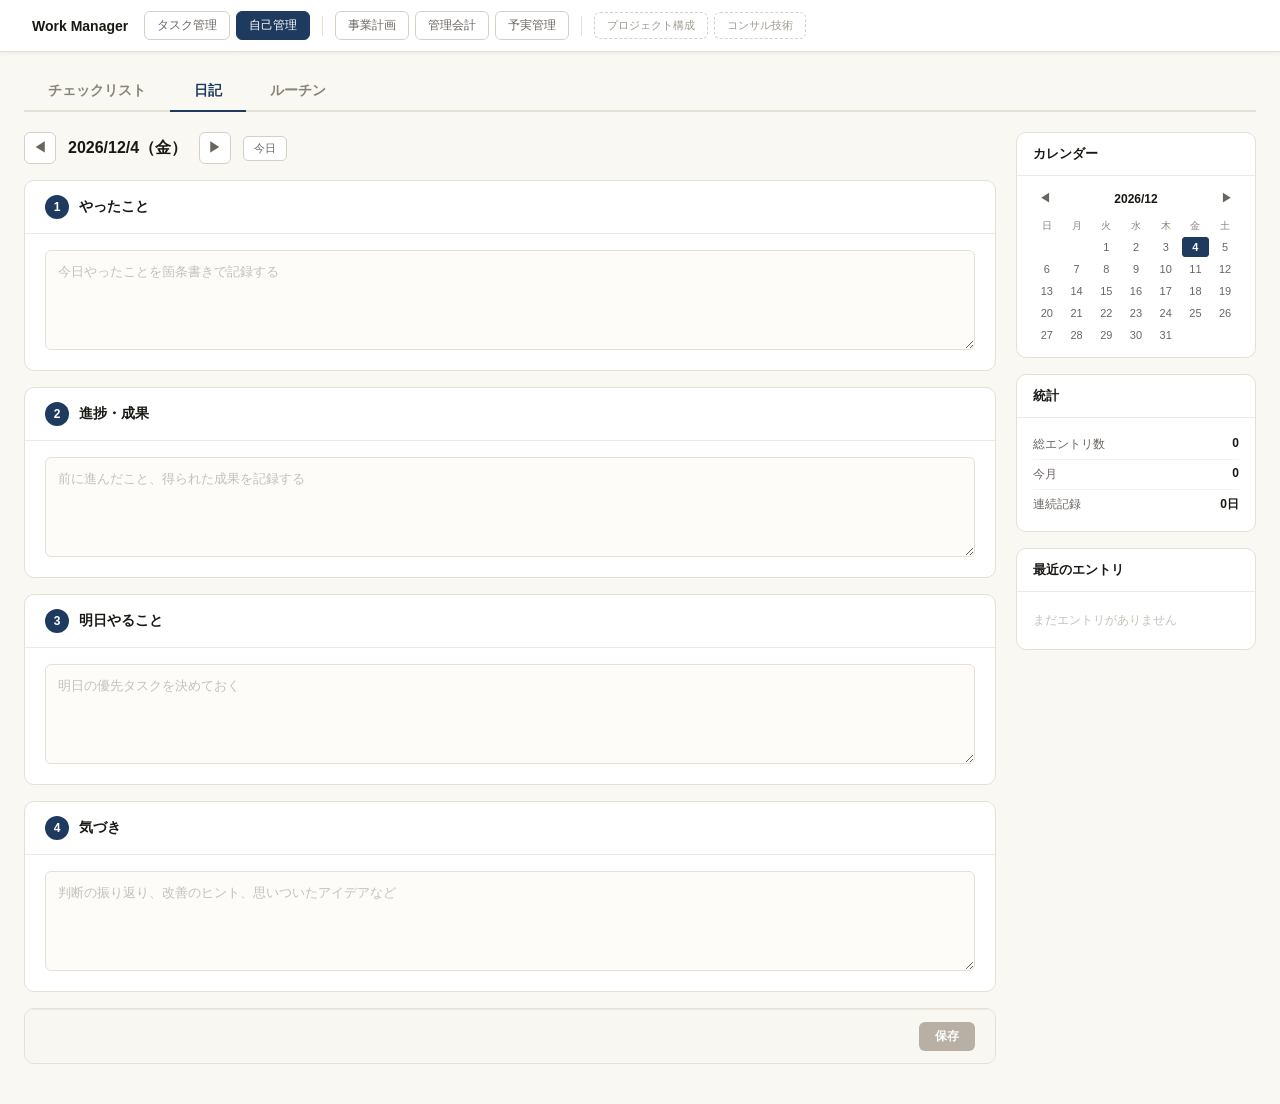
<file: diary.html>
<!DOCTYPE html>
<html lang="ja">
<head>
<meta charset="UTF-8">
<meta http-equiv="refresh" content="0;url=self-management.html">
<title>リダイレクト</title>
<script>localStorage.setItem('self-mgmt-active-tab','diary');location.href='self-management.html';</script>
</head>
<body></body>
</html>
</file>
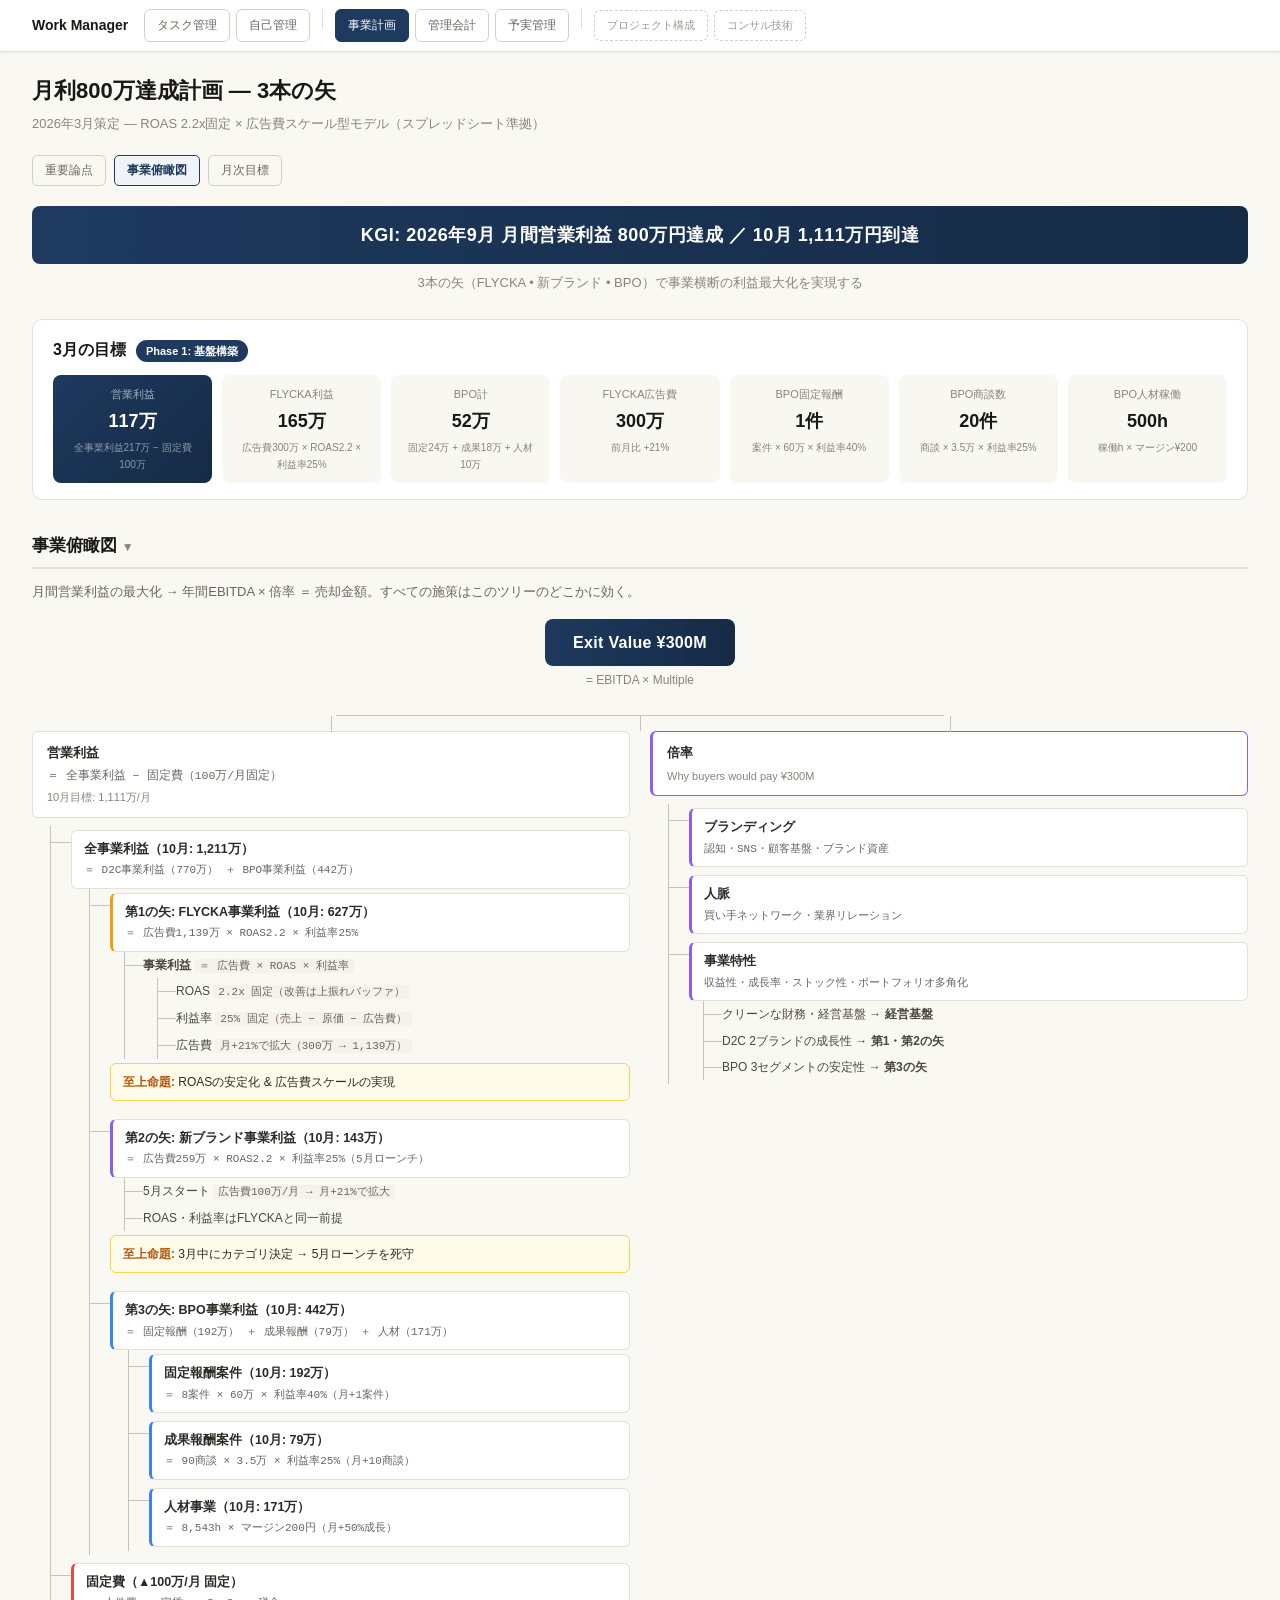
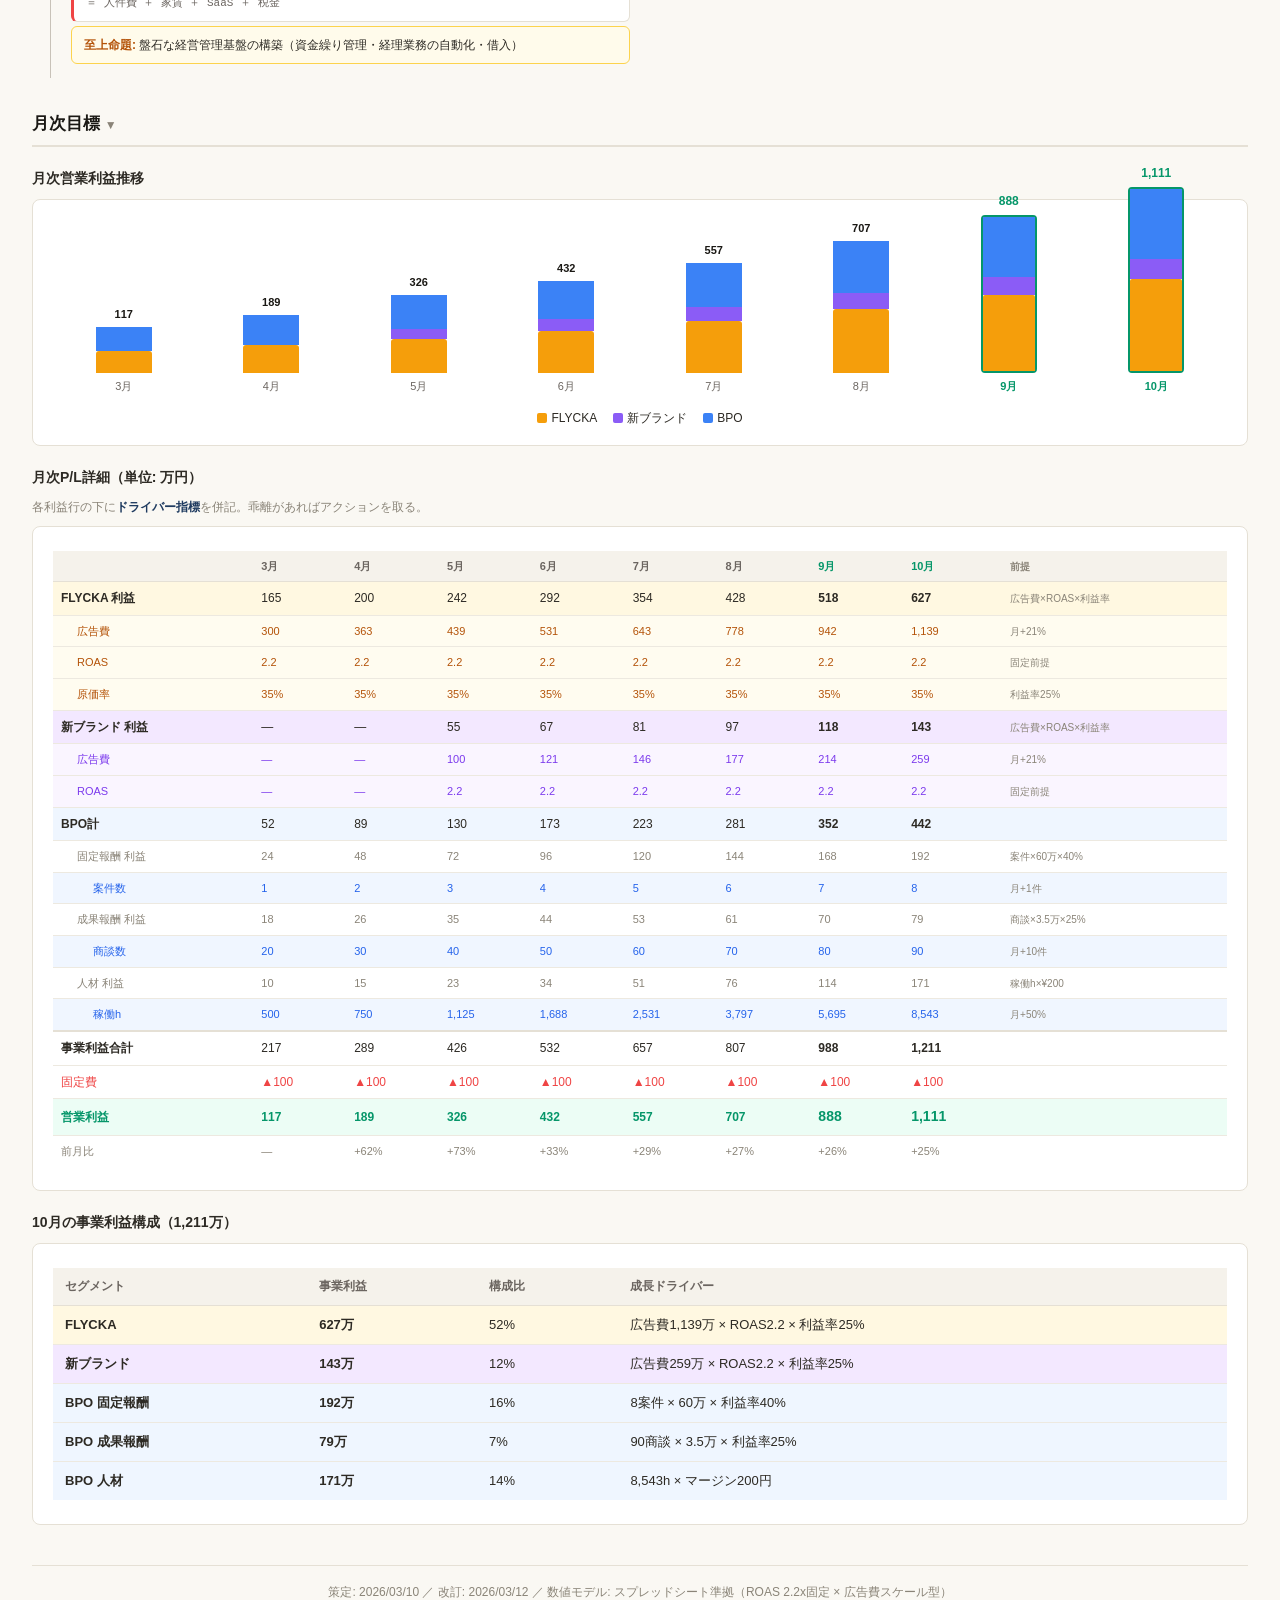
<file: goal-plan.html>
<!DOCTYPE html>
<html lang="ja">
<head>
<meta charset="UTF-8">
<meta name="viewport" content="width=device-width, initial-scale=1.0">
<title>月利800万達成計画</title>
<style>
  * { margin: 0; padding: 0; box-sizing: border-box; }
  html { scroll-behavior: smooth; }
  body { font-family: 'Segoe UI', 'Meiryo', sans-serif; background: #faf8f3; color: #2d2a24; padding: 24px 32px; padding-top: 72px; line-height: 1.7; }

  /* Fixed header */
  .fixed-header { position: fixed; top: 0; left: 0; right: 0; z-index: 100; background: #fff; border-bottom: 1px solid #e5e0d5; box-shadow: 0 1px 4px rgba(0,0,0,0.06); padding: 0 32px; display: flex; align-items: center; gap: 16px; height: 52px; }
  .fixed-header-title { font-size: 14px; font-weight: 700; color: #1a1814; white-space: nowrap; flex-shrink: 0; }
  .fixed-header-nav { display: flex; flex-wrap: wrap; gap: 6px; overflow-x: auto; }
  .fixed-header-nav a { display: inline-block; padding: 5px 12px; border-radius: 6px; border: 1px solid #d5d0c5; font-size: 12px; font-weight: 500; color: #6b6560; transition: all 0.15s; white-space: nowrap; text-decoration: none; }
  .fixed-header-nav a:hover { border-color: #1e3a5f; color: #1e3a5f; background: #f0f4f8; text-decoration: none; }
  .fixed-header-nav a.nav-active { background: #1e3a5f; color: #fff; border-color: #1e3a5f; }
  .fixed-header-nav a.nav-ref { border-style: dashed; font-size: 11px; color: #a09a90; }
  .fixed-header-nav a.nav-ref:hover { border-color: #1e3a5f; color: #1e3a5f; border-style: solid; }
  .nav-group { display: flex; align-items: center; gap: 6px; }
  .nav-sep { width: 1px; height: 20px; background: #e5e0d5; margin: 0 6px; flex-shrink: 0; }
  @media (max-width: 768px) {
    .fixed-header { padding: 0 16px; gap: 10px; height: 48px; }
    .fixed-header-title { font-size: 12px; }
    .fixed-header-nav a { font-size: 11px; padding: 4px 8px; }
    body { padding-top: 60px; }
  }
  a { color: #2563eb; text-decoration: none; }
  a:hover { text-decoration: underline; }
  .back-link { display: inline-block; margin-bottom: 16px; font-size: 13px; color: #6b6560; }
  .back-link:hover { color: #2d2a24; }

  h1 { font-size: 22px; font-weight: 700; color: #1a1814; margin-bottom: 4px; }
  .subtitle { font-size: 13px; color: #8a8478; margin-bottom: 20px; }
  h2 { font-size: 17px; font-weight: 600; color: #1a1814; margin: 32px 0 12px; padding-bottom: 6px; border-bottom: 2px solid #e5e0d5; }
  h3 { font-size: 14px; font-weight: 600; color: #2d2a24; margin: 20px 0 8px; }

  .goal-banner { background: linear-gradient(90deg, #1e3a5f, #152a45); color: #fff; padding: 14px 20px; border-radius: 8px; font-size: 18px; font-weight: 700; margin-bottom: 8px; text-align: center; letter-spacing: 0.5px; }
  .goal-sub { text-align: center; font-size: 13px; color: #8a8478; margin-bottom: 24px; }

  .card { background: #fff; border: 1px solid #e5e0d5; border-radius: 8px; padding: 16px 20px; margin-bottom: 16px; }
  .card-header { font-size: 14px; font-weight: 600; margin-bottom: 8px; }

  table { border-collapse: collapse; width: 100%; margin: 8px 0; font-size: 13px; }
  th { text-align: left; background: #f5f2eb; padding: 8px 12px; font-weight: 600; font-size: 12px; color: #6b6560; border-bottom: 1px solid #e5e0d5; }
  td { padding: 8px 12px; border-bottom: 1px solid #ede9e0; }
  tr:last-child td { border-bottom: none; }

  ul { margin: 4px 0 4px 20px; font-size: 13px; }
  li { margin-bottom: 4px; }

  .footer { margin-top: 40px; padding-top: 16px; border-top: 1px solid #e5e0d5; font-size: 12px; color: #8a8478; text-align: center; }

  /* Monthly target banner */
  .month-target { background: #fff; border: 1px solid #e5e0d5; border-radius: 10px; padding: 16px 20px; margin-bottom: 24px; }
  .month-target-header { display: flex; align-items: baseline; gap: 10px; margin-bottom: 12px; }
  .month-target-month { font-size: 16px; font-weight: 700; color: #1a1814; }
  .month-target-phase { font-size: 11px; color: #fff; background: #1e3a5f; padding: 2px 10px; border-radius: 12px; font-weight: 600; }
  .month-target-grid { display: grid; grid-template-columns: repeat(auto-fit, minmax(150px, 1fr)); gap: 10px; }
  .month-target-item { background: #f9f7f2; border-radius: 8px; padding: 10px 14px; text-align: center; }
  .month-target-item.mt-primary { background: linear-gradient(135deg, #1e3a5f, #152a45); color: #fff; }
  .month-target-label { font-size: 11px; color: #8a8478; margin-bottom: 3px; }
  .mt-primary .month-target-label { color: rgba(255,255,255,0.6); }
  .month-target-value { font-size: 18px; font-weight: 700; color: #1a1814; }
  .mt-primary .month-target-value { color: #fff; }
  .month-target-driver { font-size: 10px; color: #8a8478; margin-top: 2px; }
  .mt-primary .month-target-driver { color: rgba(255,255,255,0.5); }
  @media (max-width: 768px) { .month-target-grid { grid-template-columns: 1fr 1fr; } }

  /* Sub-navigation (page sections) */
  .sub-nav { display: flex; gap: 8px; margin-bottom: 20px; }
  .sub-nav a { display: inline-block; padding: 4px 12px; border-radius: 5px; border: 1px solid #d5d0c5; font-size: 12px; color: #6b6560; text-decoration: none; transition: all 0.15s; }
  .sub-nav a:hover { border-color: #1e3a5f; color: #1e3a5f; background: #f0f4f8; text-decoration: none; }
  .sub-nav a.sub-active { background: #f0f4f8; border-color: #1e3a5f; color: #1e3a5f; font-weight: 600; }

  /* ===== Logic Tree / 事業俯瞰図 ===== */
  .lt { --line: #c8c2b8; --r: 6px; }
  .lt-root { text-align: center; margin-bottom: 24px; }
  .lt-root-box { display: inline-block; background: linear-gradient(90deg,#1e3a5f,#152a45); color:#fff; padding: 10px 28px; border-radius: 8px; font-size: 16px; font-weight: 700; letter-spacing: .3px; }
  .lt-root-formula { font-size: 12px; color: #8a8478; margin-top: 4px; }
  .lt-split { display: grid; grid-template-columns: 1fr 1fr; gap: 0; margin-top: 0; position: relative; }
  .lt-split::before { content:''; position: absolute; top: 0; left: 50%; width: 1px; height: 16px; background: var(--line); }

  .lt-branch { position: relative; padding-top: 16px; }
  .lt-branch::before { content:''; position: absolute; top: 0; left: 0; right: 0; height: 1px; background: var(--line); }
  .lt-branch-left { padding-right: 10px; }
  .lt-branch-left::before { left: 50%; }
  .lt-branch-right { padding-left: 10px; }
  .lt-branch-right::before { right: 50%; left: 0; }

  .lt-node { background: #fff; border: 1px solid #e5e0d5; border-radius: var(--r); padding: 10px 14px; margin-bottom: 8px; position: relative; font-size: 13px; }
  .lt-node::before { content:''; position: absolute; top: -16px; left: 50%; width: 1px; height: 16px; background: var(--line); }
  .lt-node-title { font-weight: 600; font-size: 13px; margin-bottom: 2px; }
  .lt-node-formula { font-size: 11.5px; color: #6b6560; font-family: 'Consolas','Courier New',monospace; }
  .lt-node-note { font-size: 11px; color: #8a8478; margin-top: 3px; }

  .lt-node.lt-multiply { border-color: #8b5cf6; border-left: 3px solid #8b5cf6; }
  .lt-node.lt-d2c { border-color: #f59e0b; border-left: 3px solid #f59e0b; }
  .lt-node.lt-bpo { border-color: #3b82f6; border-left: 3px solid #3b82f6; }
  .lt-node.lt-cost { border-color: #ef4444; border-left: 3px solid #ef4444; }
  .lt-node.lt-undefined { border-style: dashed; opacity: .7; }

  .lt-imperative { background: #fffbeb; border: 1px solid #fcd34d; border-radius: var(--r); padding: 8px 12px; margin: 4px 0 10px; font-size: 12px; }
  .lt-imperative strong { color: #b45309; }

  .lt-children { padding-left: 20px; border-left: 1px solid var(--line); margin-left: 18px; }
  .lt-child { position: relative; padding: 4px 0; }
  .lt-child::before { content:''; position: absolute; top: 16px; left: -20px; width: 20px; height: 1px; background: var(--line); }
  .lt-child-box { background: #fff; border: 1px solid #e5e0d5; border-radius: var(--r); padding: 8px 12px; font-size: 12.5px; }
  .lt-child-box.lt-d2c { border-left: 3px solid #f59e0b; }
  .lt-child-box.lt-bpo { border-left: 3px solid #3b82f6; }
  .lt-child-box.lt-cost { border-left: 3px solid #ef4444; }
  .lt-child-box.lt-multiply { border-left: 3px solid #8b5cf6; }
  .lt-child-box.lt-new { border-left: 3px solid #8b5cf6; }
  .lt-child-box.lt-undefined { border-style: dashed; opacity: .7; }
  .lt-child-title { font-weight: 600; }
  .lt-child-formula { font-size: 11px; color: #6b6560; font-family: 'Consolas',monospace; margin-top: 1px; }

  .lt-sub { padding-left: 18px; border-left: 1px solid var(--line); margin-left: 14px; }
  .lt-sub-item { position: relative; padding: 3px 0; font-size: 12px; color: #4a4640; }
  .lt-sub-item::before { content:''; position: absolute; top: 13px; left: -18px; width: 18px; height: 1px; background: var(--line); }
  .lt-sub-item code { font-size: 11px; color: #6b6560; background: #f5f2eb; padding: 1px 5px; border-radius: 3px; }

  @media (max-width: 768px) {
    .lt-split { grid-template-columns: 1fr; }
    .lt-branch-left, .lt-branch-right { padding: 16px 0 0 0; }
    .lt-branch-left::before, .lt-branch-right::before { left: 0; right: auto; }
    .lt-split::before { left: 0; }
  }

  /* ===== Monthly PL / 月次目標 ===== */
  .pl-table { font-size: 12px; }
  .pl-table th { font-size: 11px; padding: 6px 8px; }
  .pl-table td { padding: 6px 8px; }
  .pl-highlight { background: #ecfdf5; font-weight: 700; }

  .bar-chart { display: flex; align-items: flex-end; gap: 6px; height: 180px; padding: 16px 0 0; }
  .bar-group { flex: 1; display: flex; flex-direction: column; align-items: center; gap: 4px; height: 100%; justify-content: flex-end; }
  .bar-stack { display: flex; flex-direction: column; justify-content: flex-end; width: 100%; max-width: 56px; }
  .bar-segment { width: 100%; min-height: 2px; }
  .bar-flycka { background: #f59e0b; }
  .bar-new { background: #8b5cf6; }
  .bar-bpo { background: #3b82f6; }
  .bar-label { font-size: 11px; color: #6b6560; }
  .bar-value { font-size: 11px; font-weight: 700; color: #1a1814; }
  .bar-legend { display: flex; gap: 16px; justify-content: center; margin-top: 12px; font-size: 12px; }
  .bar-legend-item { display: flex; align-items: center; gap: 4px; }
  .bar-legend-dot { width: 10px; height: 10px; border-radius: 2px; }

  /* Section Collapse */
  .collapsible-header { cursor: pointer; user-select: none; }
  .collapsible-header .section-toggle {
    display: inline-block; transition: transform 0.2s;
    font-size: 12px; color: #8a8478;
  }
  .collapsible-header .section-toggle.collapsed { transform: rotate(-90deg); }
  .collapsible-content.hidden { display: none; }
  .sub-nav a.nav-collapsed { opacity: 0.45; }

</style>
</head>
<body>

<!-- Fixed Header Navigation -->
<div class="fixed-header">
  <div class="fixed-header-title">Work Manager</div>
  <div class="fixed-header-nav">
    <div class="nav-group">
      <a href="gantt.html">タスク管理</a>
      <a href="self-management.html">自己管理</a>
    </div>
    <div class="nav-sep"></div>
    <div class="nav-group">
      <a href="goal-plan.html" class="nav-active">事業計画</a>
      <a href="../backoffice/cashflow/dashboard.html">管理会計</a>
      <a href="../backoffice/cashflow/ss_dashboard.html">予実管理</a>
    </div>
    <div class="nav-sep"></div>
    <div class="nav-group">
      <a href="project-structure.html" class="nav-ref">プロジェクト構成</a>
      <a href="consulting-playbook.html" class="nav-ref">コンサル技術</a>
    </div>
  </div>
</div>

<h1>月利800万達成計画 — 3本の矢</h1>
<p class="subtitle">2026年3月策定 — ROAS 2.2x固定 &times; 広告費スケール型モデル（スプレッドシート準拠）</p>

<div class="sub-nav" id="sub-nav">
  <a href="gantt.html#focus-dashboard">重要論点</a>
  <a href="#logic-tree">事業俯瞰図</a>
  <a href="#monthly-pl">月次目標</a>
</div>

<div class="goal-banner">KGI: 2026年9月 月間営業利益 800万円達成 ／ 10月 1,111万円到達</div>
<p class="goal-sub">3本の矢（FLYCKA &bull; 新ブランド &bull; BPO）で事業横断の利益最大化を実現する</p>

<!-- 今月の目標 -->
<div class="month-target" id="month-target"></div>

<!-- ============================================ -->
<h2 id="logic-tree" class="collapsible-header">事業俯瞰図 <span class="section-toggle">▼</span></h2>
<!-- ============================================ -->
<div class="collapsible-content" id="logic-tree-content">
<p style="font-size:13px;color:#6b6560;margin-bottom:16px;">
  月間営業利益の最大化 → 年間EBITDA &times; 倍率 ＝ 売却金額。すべての施策はこのツリーのどこかに効く。
</p>

<div class="lt">
  <!-- Root -->
  <div class="lt-root">
    <div class="lt-root-box">Exit Value ¥300M</div>
    <div class="lt-root-formula">= EBITDA &times; Multiple</div>
  </div>

  <!-- Split: 営業利益 / 倍率 -->
  <div class="lt-split">

    <!-- ====== 左: 営業利益 ====== -->
    <div class="lt-branch lt-branch-left">
      <div class="lt-node">
        <div class="lt-node-title">営業利益</div>
        <div class="lt-node-formula">＝ 全事業利益 &minus; 固定費（100万/月固定）</div>
        <div class="lt-node-note">10月目標: 1,111万/月</div>
      </div>

      <div class="lt-children">
        <div class="lt-child">
          <div class="lt-child-box">
            <div class="lt-child-title">全事業利益（10月: 1,211万）</div>
            <div class="lt-child-formula">＝ D2C事業利益（770万） ＋ BPO事業利益（442万）</div>
          </div>

          <div class="lt-children">
            <div class="lt-child">
              <div class="lt-child-box lt-d2c">
                <div class="lt-child-title">第1の矢: FLYCKA事業利益（10月: 627万）</div>
                <div class="lt-child-formula">＝ 広告費1,139万 &times; ROAS2.2 &times; 利益率25%</div>
              </div>
              <div class="lt-sub">
                <div class="lt-sub-item">
                  <strong>事業利益</strong> <code>＝ 広告費 &times; ROAS &times; 利益率</code>
                </div>
                <div class="lt-sub">
                  <div class="lt-sub-item">ROAS <code>2.2x 固定（改善は上振れバッファ）</code></div>
                  <div class="lt-sub-item">利益率 <code>25% 固定（売上 &minus; 原価 &minus; 広告費）</code></div>
                  <div class="lt-sub-item">広告費 <code>月+21%で拡大（300万 → 1,139万）</code></div>
                </div>
              </div>
              <div class="lt-imperative">
                <strong>至上命題:</strong> ROASの安定化 &amp; 広告費スケールの実現
              </div>
            </div>

            <div class="lt-child">
              <div class="lt-child-box lt-new">
                <div class="lt-child-title">第2の矢: 新ブランド事業利益（10月: 143万）</div>
                <div class="lt-child-formula">＝ 広告費259万 &times; ROAS2.2 &times; 利益率25%（5月ローンチ）</div>
              </div>
              <div class="lt-sub">
                <div class="lt-sub-item">5月スタート <code>広告費100万/月 → 月+21%で拡大</code></div>
                <div class="lt-sub-item">ROAS・利益率はFLYCKAと同一前提</div>
              </div>
              <div class="lt-imperative">
                <strong>至上命題:</strong> 3月中にカテゴリ決定 → 5月ローンチを死守
              </div>
            </div>

            <div class="lt-child">
              <div class="lt-child-box lt-bpo">
                <div class="lt-child-title">第3の矢: BPO事業利益（10月: 442万）</div>
                <div class="lt-child-formula">＝ 固定報酬（192万） ＋ 成果報酬（79万） ＋ 人材（171万）</div>
              </div>
              <div class="lt-children">
                <div class="lt-child">
                  <div class="lt-child-box lt-bpo">
                    <div class="lt-child-title">固定報酬案件（10月: 192万）</div>
                    <div class="lt-child-formula">＝ 8案件 &times; 60万 &times; 利益率40%（月+1案件）</div>
                  </div>
                </div>
                <div class="lt-child">
                  <div class="lt-child-box lt-bpo">
                    <div class="lt-child-title">成果報酬案件（10月: 79万）</div>
                    <div class="lt-child-formula">＝ 90商談 &times; 3.5万 &times; 利益率25%（月+10商談）</div>
                  </div>
                </div>
                <div class="lt-child">
                  <div class="lt-child-box lt-bpo">
                    <div class="lt-child-title">人材事業（10月: 171万）</div>
                    <div class="lt-child-formula">＝ 8,543h &times; マージン200円（月+50%成長）</div>
                  </div>
                </div>
              </div>
            </div>
          </div>
        </div>

        <div class="lt-child">
          <div class="lt-child-box lt-cost">
            <div class="lt-child-title">固定費（▲100万/月 固定）</div>
            <div class="lt-child-formula">＝ 人件費 ＋ 家賃 ＋ SaaS ＋ 税金</div>
          </div>
          <div class="lt-imperative">
            <strong>至上命題:</strong> 盤石な経営管理基盤の構築（資金繰り管理・経理業務の自動化・借入）
          </div>
        </div>
      </div>
    </div>

    <!-- ====== 右: 倍率 ====== -->
    <div class="lt-branch lt-branch-right">
      <div class="lt-node lt-multiply">
        <div class="lt-node-title">倍率</div>
        <div class="lt-node-note">Why buyers would pay ¥300M</div>
      </div>
      <div class="lt-children">
        <div class="lt-child">
          <div class="lt-child-box lt-multiply">
            <div class="lt-child-title">ブランディング</div>
            <div class="lt-child-formula">認知・SNS・顧客基盤・ブランド資産</div>
          </div>
        </div>
        <div class="lt-child">
          <div class="lt-child-box lt-multiply">
            <div class="lt-child-title">人脈</div>
            <div class="lt-child-formula">買い手ネットワーク・業界リレーション</div>
          </div>
        </div>
        <div class="lt-child">
          <div class="lt-child-box lt-multiply">
            <div class="lt-child-title">事業特性</div>
            <div class="lt-child-formula">収益性・成長率・ストック性・ポートフォリオ多角化</div>
          </div>
          <div class="lt-sub">
            <div class="lt-sub-item">クリーンな財務・経営基盤 → <strong>経営基盤</strong></div>
            <div class="lt-sub-item">D2C 2ブランドの成長性 → <strong>第1・第2の矢</strong></div>
            <div class="lt-sub-item">BPO 3セグメントの安定性 → <strong>第3の矢</strong></div>
          </div>
        </div>
      </div>
    </div>

  </div><!-- /lt-split -->
</div><!-- /lt -->
</div><!-- /collapsible-content logic-tree -->

<!-- ============================================ -->
<h2 id="monthly-pl" class="collapsible-header">月次目標 <span class="section-toggle">▼</span></h2>
<!-- ============================================ -->
<div class="collapsible-content" id="monthly-pl-content">

<h3>月次営業利益推移</h3>
<div class="card">
  <div class="bar-chart">
    <div class="bar-group">
      <div class="bar-value">117</div>
      <div class="bar-stack">
        <div class="bar-segment bar-bpo" style="height:24px;"></div>
        <div class="bar-segment bar-flycka" style="height:22px;border-radius:3px 3px 0 0;"></div>
      </div>
      <div class="bar-label">3月</div>
    </div>
    <div class="bar-group">
      <div class="bar-value">189</div>
      <div class="bar-stack">
        <div class="bar-segment bar-bpo" style="height:30px;"></div>
        <div class="bar-segment bar-flycka" style="height:28px;border-radius:3px 3px 0 0;"></div>
      </div>
      <div class="bar-label">4月</div>
    </div>
    <div class="bar-group">
      <div class="bar-value">326</div>
      <div class="bar-stack">
        <div class="bar-segment bar-bpo" style="height:34px;"></div>
        <div class="bar-segment bar-new" style="height:10px;"></div>
        <div class="bar-segment bar-flycka" style="height:34px;border-radius:3px 3px 0 0;"></div>
      </div>
      <div class="bar-label">5月</div>
    </div>
    <div class="bar-group">
      <div class="bar-value">432</div>
      <div class="bar-stack">
        <div class="bar-segment bar-bpo" style="height:38px;"></div>
        <div class="bar-segment bar-new" style="height:12px;"></div>
        <div class="bar-segment bar-flycka" style="height:42px;border-radius:3px 3px 0 0;"></div>
      </div>
      <div class="bar-label">6月</div>
    </div>
    <div class="bar-group">
      <div class="bar-value">557</div>
      <div class="bar-stack">
        <div class="bar-segment bar-bpo" style="height:44px;"></div>
        <div class="bar-segment bar-new" style="height:14px;"></div>
        <div class="bar-segment bar-flycka" style="height:52px;border-radius:3px 3px 0 0;"></div>
      </div>
      <div class="bar-label">7月</div>
    </div>
    <div class="bar-group">
      <div class="bar-value">707</div>
      <div class="bar-stack">
        <div class="bar-segment bar-bpo" style="height:52px;"></div>
        <div class="bar-segment bar-new" style="height:16px;"></div>
        <div class="bar-segment bar-flycka" style="height:64px;border-radius:3px 3px 0 0;"></div>
      </div>
      <div class="bar-label">8月</div>
    </div>
    <div class="bar-group" style="position:relative;">
      <div class="bar-value" style="color:#059669;font-size:12px;">888</div>
      <div class="bar-stack" style="border:2px solid #059669;border-radius:4px;">
        <div class="bar-segment bar-bpo" style="height:60px;"></div>
        <div class="bar-segment bar-new" style="height:18px;"></div>
        <div class="bar-segment bar-flycka" style="height:76px;border-radius:2px 2px 0 0;"></div>
      </div>
      <div class="bar-label" style="color:#059669;font-weight:700;">9月</div>
    </div>
    <div class="bar-group" style="position:relative;">
      <div class="bar-value" style="color:#059669;font-size:12px;">1,111</div>
      <div class="bar-stack" style="border:2px solid #059669;border-radius:4px;">
        <div class="bar-segment bar-bpo" style="height:70px;"></div>
        <div class="bar-segment bar-new" style="height:20px;"></div>
        <div class="bar-segment bar-flycka" style="height:92px;border-radius:2px 2px 0 0;"></div>
      </div>
      <div class="bar-label" style="color:#059669;font-weight:700;">10月</div>
    </div>
  </div>
  <div class="bar-legend">
    <div class="bar-legend-item"><div class="bar-legend-dot" style="background:#f59e0b;"></div>FLYCKA</div>
    <div class="bar-legend-item"><div class="bar-legend-dot" style="background:#8b5cf6;"></div>新ブランド</div>
    <div class="bar-legend-item"><div class="bar-legend-dot" style="background:#3b82f6;"></div>BPO</div>
  </div>
</div>

<h3>月次P/L詳細（単位: 万円）</h3>
<p style="font-size:12px;color:#8a8478;margin-bottom:8px;">
  各利益行の下に<span style="color:#1e3a5f;font-weight:600;">ドライバー指標</span>を併記。乖離があればアクションを取る。
</p>
<div class="card" style="overflow-x:auto;">
  <table class="pl-table">
    <thead>
      <tr>
        <th></th><th>3月</th><th>4月</th><th>5月</th><th>6月</th><th>7月</th><th>8月</th>
        <th style="color:#059669;">9月</th><th style="color:#059669;">10月</th><th style="font-size:10px;color:#8a8478;">前提</th>
      </tr>
    </thead>
    <tbody>
      <!-- FLYCKA -->
      <tr style="background:#fff8e1;">
        <td style="text-align:left;font-weight:600;">FLYCKA 利益</td>
        <td>165</td><td>200</td><td>242</td><td>292</td><td>354</td><td>428</td>
        <td style="font-weight:600;">518</td><td style="font-weight:600;">627</td>
        <td style="font-size:10px;color:#8a8478;">広告費&times;ROAS&times;利益率</td>
      </tr>
      <tr style="font-size:11px;color:#b45309;background:#fffcf0;">
        <td style="text-align:left;padding-left:24px;">広告費</td>
        <td>300</td><td>363</td><td>439</td><td>531</td><td>643</td><td>778</td><td>942</td><td>1,139</td>
        <td style="font-size:10px;color:#8a8478;">月+21%</td>
      </tr>
      <tr style="font-size:11px;color:#b45309;background:#fffcf0;">
        <td style="text-align:left;padding-left:24px;">ROAS</td>
        <td>2.2</td><td>2.2</td><td>2.2</td><td>2.2</td><td>2.2</td><td>2.2</td><td>2.2</td><td>2.2</td>
        <td style="font-size:10px;color:#8a8478;">固定前提</td>
      </tr>
      <tr style="font-size:11px;color:#b45309;background:#fffcf0;">
        <td style="text-align:left;padding-left:24px;">原価率</td>
        <td>35%</td><td>35%</td><td>35%</td><td>35%</td><td>35%</td><td>35%</td><td>35%</td><td>35%</td>
        <td style="font-size:10px;color:#8a8478;">利益率25%</td>
      </tr>

      <!-- 新ブランド -->
      <tr style="background:#f3e8ff;">
        <td style="text-align:left;font-weight:600;">新ブランド 利益</td>
        <td>—</td><td>—</td><td>55</td><td>67</td><td>81</td><td>97</td>
        <td style="font-weight:600;">118</td><td style="font-weight:600;">143</td>
        <td style="font-size:10px;color:#8a8478;">広告費&times;ROAS&times;利益率</td>
      </tr>
      <tr style="font-size:11px;color:#7c3aed;background:#faf5ff;">
        <td style="text-align:left;padding-left:24px;">広告費</td>
        <td>—</td><td>—</td><td>100</td><td>121</td><td>146</td><td>177</td><td>214</td><td>259</td>
        <td style="font-size:10px;color:#8a8478;">月+21%</td>
      </tr>
      <tr style="font-size:11px;color:#7c3aed;background:#faf5ff;">
        <td style="text-align:left;padding-left:24px;">ROAS</td>
        <td>—</td><td>—</td><td>2.2</td><td>2.2</td><td>2.2</td><td>2.2</td><td>2.2</td><td>2.2</td>
        <td style="font-size:10px;color:#8a8478;">固定前提</td>
      </tr>

      <!-- BPO計 -->
      <tr style="background:#eff6ff;">
        <td style="text-align:left;font-weight:600;">BPO計</td>
        <td>52</td><td>89</td><td>130</td><td>173</td><td>223</td><td>281</td>
        <td style="font-weight:600;">352</td><td style="font-weight:600;">442</td>
        <td></td>
      </tr>
      <tr style="font-size:11px;color:#8a8478;">
        <td style="text-align:left;padding-left:24px;">固定報酬 利益</td>
        <td>24</td><td>48</td><td>72</td><td>96</td><td>120</td><td>144</td><td>168</td><td>192</td>
        <td style="font-size:10px;">案件&times;60万&times;40%</td>
      </tr>
      <tr style="font-size:11px;color:#2563eb;background:#f0f6ff;">
        <td style="text-align:left;padding-left:40px;">案件数</td>
        <td>1</td><td>2</td><td>3</td><td>4</td><td>5</td><td>6</td><td>7</td><td>8</td>
        <td style="font-size:10px;color:#8a8478;">月+1件</td>
      </tr>
      <tr style="font-size:11px;color:#8a8478;">
        <td style="text-align:left;padding-left:24px;">成果報酬 利益</td>
        <td>18</td><td>26</td><td>35</td><td>44</td><td>53</td><td>61</td><td>70</td><td>79</td>
        <td style="font-size:10px;">商談&times;3.5万&times;25%</td>
      </tr>
      <tr style="font-size:11px;color:#2563eb;background:#f0f6ff;">
        <td style="text-align:left;padding-left:40px;">商談数</td>
        <td>20</td><td>30</td><td>40</td><td>50</td><td>60</td><td>70</td><td>80</td><td>90</td>
        <td style="font-size:10px;color:#8a8478;">月+10件</td>
      </tr>
      <tr style="font-size:11px;color:#8a8478;">
        <td style="text-align:left;padding-left:24px;">人材 利益</td>
        <td>10</td><td>15</td><td>23</td><td>34</td><td>51</td><td>76</td><td>114</td><td>171</td>
        <td style="font-size:10px;">稼働h&times;¥200</td>
      </tr>
      <tr style="font-size:11px;color:#2563eb;background:#f0f6ff;">
        <td style="text-align:left;padding-left:40px;">稼働h</td>
        <td>500</td><td>750</td><td>1,125</td><td>1,688</td><td>2,531</td><td>3,797</td><td>5,695</td><td>8,543</td>
        <td style="font-size:10px;color:#8a8478;">月+50%</td>
      </tr>

      <!-- 合計 -->
      <tr style="border-top:2px solid #e5e0d5;">
        <td style="text-align:left;font-weight:600;">事業利益合計</td>
        <td>217</td><td>289</td><td>426</td><td>532</td><td>657</td><td>807</td>
        <td style="font-weight:600;">988</td><td style="font-weight:600;">1,211</td>
        <td></td>
      </tr>
      <tr style="color:#ef4444;">
        <td style="text-align:left;">固定費</td>
        <td>▲100</td><td>▲100</td><td>▲100</td><td>▲100</td><td>▲100</td><td>▲100</td><td>▲100</td><td>▲100</td>
        <td></td>
      </tr>
      <tr class="pl-highlight">
        <td style="text-align:left;font-weight:700;color:#059669;">営業利益</td>
        <td style="color:#059669;">117</td><td style="color:#059669;">189</td><td style="color:#059669;">326</td>
        <td style="color:#059669;">432</td><td style="color:#059669;">557</td><td style="color:#059669;">707</td>
        <td style="color:#059669;font-size:14px;">888</td><td style="color:#059669;font-size:14px;">1,111</td>
        <td></td>
      </tr>
      <tr style="font-size:11px;color:#8a8478;">
        <td style="text-align:left;">前月比</td>
        <td>—</td><td>+62%</td><td>+73%</td><td>+33%</td><td>+29%</td><td>+27%</td><td>+26%</td><td>+25%</td>
        <td></td>
      </tr>
    </tbody>
  </table>
</div>

<h3>10月の事業利益構成（1,211万）</h3>
<div class="card">
  <table>
    <thead>
      <tr><th>セグメント</th><th>事業利益</th><th>構成比</th><th>成長ドライバー</th></tr>
    </thead>
    <tbody>
      <tr style="background:#fff8e1;">
        <td style="font-weight:600;">FLYCKA</td><td style="font-weight:700;">627万</td><td>52%</td>
        <td>広告費1,139万 &times; ROAS2.2 &times; 利益率25%</td>
      </tr>
      <tr style="background:#f3e8ff;">
        <td style="font-weight:600;">新ブランド</td><td style="font-weight:700;">143万</td><td>12%</td>
        <td>広告費259万 &times; ROAS2.2 &times; 利益率25%</td>
      </tr>
      <tr style="background:#eff6ff;">
        <td style="font-weight:600;">BPO 固定報酬</td><td style="font-weight:700;">192万</td><td>16%</td>
        <td>8案件 &times; 60万 &times; 利益率40%</td>
      </tr>
      <tr style="background:#eff6ff;">
        <td style="font-weight:600;">BPO 成果報酬</td><td style="font-weight:700;">79万</td><td>7%</td>
        <td>90商談 &times; 3.5万 &times; 利益率25%</td>
      </tr>
      <tr style="background:#eff6ff;">
        <td style="font-weight:600;">BPO 人材</td><td style="font-weight:700;">171万</td><td>14%</td>
        <td>8,543h &times; マージン200円</td>
      </tr>
    </tbody>
  </table>
</div>

</div><!-- /collapsible-content monthly-pl -->

<div class="footer">
  策定: 2026/03/10 ／ 改訂: 2026/03/12 ／ 数値モデル: スプレッドシート準拠（ROAS 2.2x固定 &times; 広告費スケール型）
</div>

<script>
// ============================================================
// MONTH_TARGET — 今月の目標（月初に更新）
// ============================================================
const MONTH_TARGET = {
  month: '3月',
  phase: 'Phase 1: 基盤構築',
  profit: { label: '営業利益', value: '117万', driver: '全事業利益217万 − 固定費100万' },
  items: [
    { label: 'FLYCKA利益',    value: '165万', driver: '広告費300万 × ROAS2.2 × 利益率25%' },
    { label: 'BPO計',         value: '52万',  driver: '固定24万 + 成果18万 + 人材10万' },
    { label: 'FLYCKA広告費',  value: '300万',  driver: '前月比 +21%' },
    { label: 'BPO固定報酬',   value: '1件',    driver: '案件 × 60万 × 利益率40%' },
    { label: 'BPO商談数',     value: '20件',   driver: '商談 × 3.5万 × 利益率25%' },
    { label: 'BPO人材稼働',   value: '500h',   driver: '稼働h × マージン¥200' },
  ],
};

(function() {
  const t = MONTH_TARGET;
  const el = document.getElementById('month-target');
  el.innerHTML = `
    <div class="month-target-header">
      <div class="month-target-month">${t.month}の目標</div>
      <div class="month-target-phase">${t.phase}</div>
    </div>
    <div class="month-target-grid">
      <div class="month-target-item mt-primary">
        <div class="month-target-label">${t.profit.label}</div>
        <div class="month-target-value">${t.profit.value}</div>
        <div class="month-target-driver">${t.profit.driver}</div>
      </div>
      ${t.items.map(i => `
        <div class="month-target-item">
          <div class="month-target-label">${i.label}</div>
          <div class="month-target-value">${i.value}</div>
          <div class="month-target-driver">${i.driver}</div>
        </div>
      `).join('')}
    </div>`;
})();

// ============================================================
// Section Collapse
// ============================================================
(function() {
  const COLLAPSE_KEY = 'goal-plan-collapse';
  function loadCollapse() { try { return JSON.parse(localStorage.getItem(COLLAPSE_KEY)) || {}; } catch { return {}; } }
  function saveCollapse(s) { try { localStorage.setItem(COLLAPSE_KEY, JSON.stringify(s)); } catch {} }

  const sectionIds = ['logic-tree', 'monthly-pl'];
  let collapseState = loadCollapse();

  sectionIds.forEach(function(id) {
    const header = document.getElementById(id);
    const content = document.getElementById(id + '-content');
    const toggle = header ? header.querySelector('.section-toggle') : null;
    if (!header || !content || !toggle) return;

    // 初期状態
    if (collapseState[id]) {
      content.classList.add('hidden');
      toggle.classList.add('collapsed');
    }
    updateSubNav(id, !!collapseState[id]);

    header.addEventListener('click', function() {
      const isCollapsed = content.classList.toggle('hidden');
      toggle.classList.toggle('collapsed', isCollapsed);
      collapseState[id] = isCollapsed;
      saveCollapse(collapseState);
      updateSubNav(id, isCollapsed);
    });
  });

  function updateSubNav(id, collapsed) {
    const link = document.querySelector('#sub-nav a[href="#' + id + '"]');
    if (link) link.classList.toggle('nav-collapsed', collapsed);
  }

  // サブナビクリック時: 折りたたみ中なら自動展開
  document.querySelectorAll('#sub-nav a').forEach(function(a) {
    a.addEventListener('click', function() {
      const href = a.getAttribute('href');
      const id = href ? href.replace('#', '') : '';
      if (id && collapseState[id]) {
        const content = document.getElementById(id + '-content');
        const toggle = document.getElementById(id) ? document.getElementById(id).querySelector('.section-toggle') : null;
        if (content && toggle) {
          content.classList.remove('hidden');
          toggle.classList.remove('collapsed');
          collapseState[id] = false;
          saveCollapse(collapseState);
          updateSubNav(id, false);
        }
      }
    });
  });
})();

// ============================================================
// Scroll spy + smooth nav (sub-nav)
// ============================================================
(function() {
  const nav = document.getElementById('sub-nav');
  const links = [...nav.querySelectorAll('a')];
  const sections = links.map(a => document.querySelector(a.getAttribute('href'))).filter(Boolean);
  const offset = 80;

  function update() {
    let current = sections[0];
    for (const s of sections) {
      if (s.getBoundingClientRect().top <= offset) current = s;
    }
    const id = current ? current.id : '';
    links.forEach(a => {
      a.classList.toggle('sub-active', a.getAttribute('href') === '#' + id);
    });
  }

  window.addEventListener('scroll', update, { passive: true });
  update();

  links.forEach(a => {
    a.addEventListener('click', function(e) {
      const href = this.getAttribute('href');
      // 外部リンク（gantt.html等）はデフォルト動作に任せる
      if (!href.startsWith('#')) return;
      e.preventDefault();
      const target = document.querySelector(href);
      if (target) {
        const top = target.getBoundingClientRect().top + window.pageYOffset - 60;
        window.scrollTo({ top: top, behavior: 'smooth' });
      }
    });
  });
})();
</script>
</body>
</html>
</file>
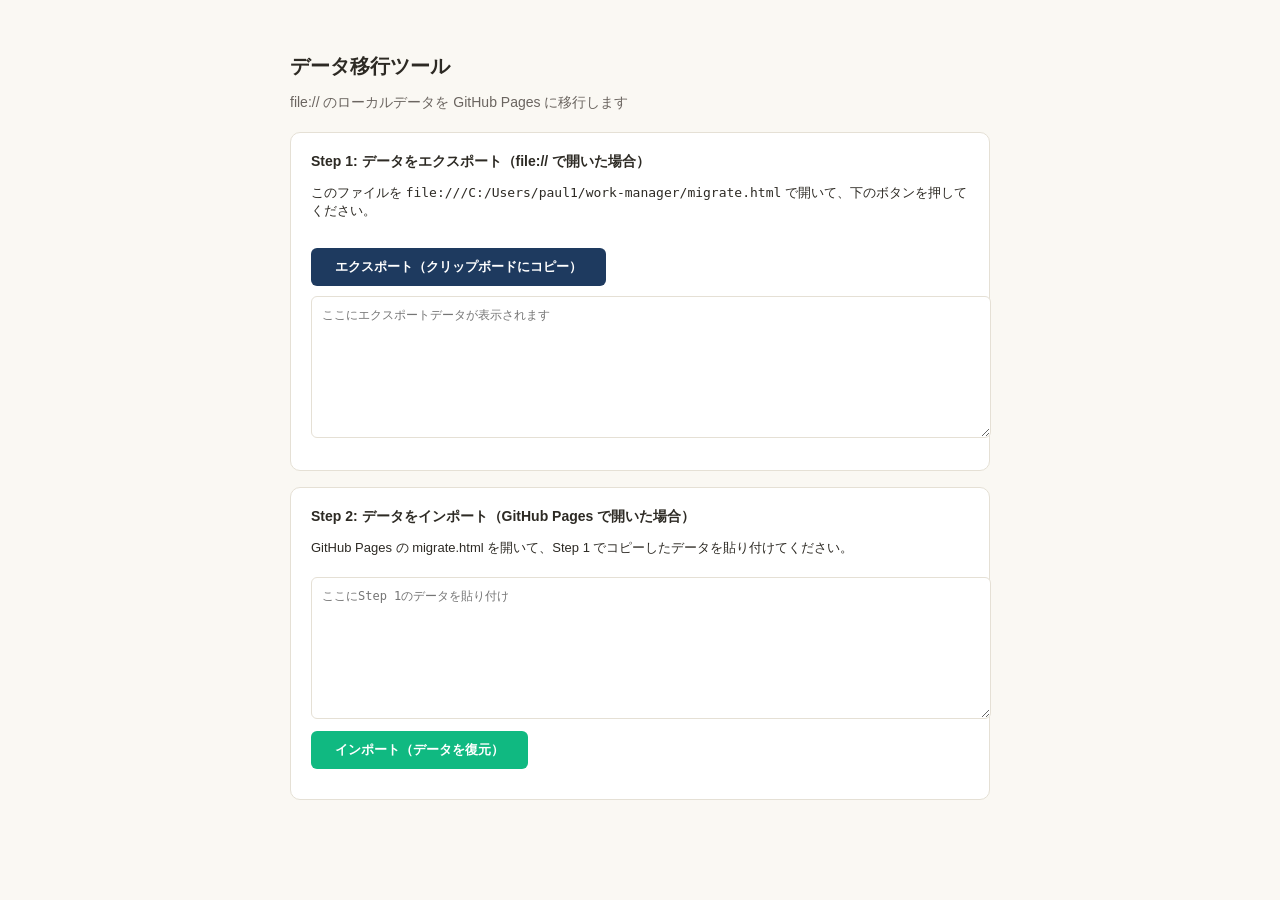
<file: migrate.html>
<!DOCTYPE html>
<html lang="ja">
<head>
<meta charset="UTF-8">
<meta name="viewport" content="width=device-width, initial-scale=1.0">
<title>データ移行ツール</title>
<style>
  body { font-family: 'Segoe UI','Meiryo',sans-serif; background: #faf8f3; color: #2d2a24; padding: 40px; max-width: 700px; margin: 0 auto; }
  h1 { font-size: 20px; margin-bottom: 8px; }
  p { font-size: 14px; color: #6b6560; margin-bottom: 20px; }
  .step { background: #fff; border: 1px solid #e5e0d5; border-radius: 10px; padding: 20px; margin-bottom: 16px; }
  .step-title { font-size: 14px; font-weight: 700; margin-bottom: 12px; }
  textarea { width: 100%; height: 120px; border: 1px solid #e5e0d5; border-radius: 6px; padding: 10px; font-size: 12px; font-family: monospace; resize: vertical; }
  button { padding: 10px 24px; border-radius: 6px; font-size: 13px; font-weight: 600; cursor: pointer; border: none; margin-top: 8px; }
  .btn-primary { background: #1e3a5f; color: #fff; }
  .btn-primary:hover { background: #152a45; }
  .btn-import { background: #10b981; color: #fff; }
  .btn-import:hover { background: #059669; }
  .status { margin-top: 10px; font-size: 13px; font-weight: 600; }
  .status.ok { color: #10b981; }
  .status.err { color: #dc2626; }
  .info { font-size: 12px; color: #8a8478; margin-top: 8px; }
</style>
</head>
<body>
<h1>データ移行ツール</h1>
<p>file:// のローカルデータを GitHub Pages に移行します</p>

<div class="step">
  <div class="step-title">Step 1: データをエクスポート（file:// で開いた場合）</div>
  <p style="font-size:13px;color:#2d2a24;">このファイルを <code>file:///C:/Users/paul1/work-manager/migrate.html</code> で開いて、下のボタンを押してください。</p>
  <button class="btn-primary" id="export-btn">エクスポート（クリップボードにコピー）</button>
  <div class="status" id="export-status"></div>
  <textarea id="export-data" readonly placeholder="ここにエクスポートデータが表示されます"></textarea>
  <div class="info" id="export-info"></div>
</div>

<div class="step">
  <div class="step-title">Step 2: データをインポート（GitHub Pages で開いた場合）</div>
  <p style="font-size:13px;color:#2d2a24;">GitHub Pages の migrate.html を開いて、Step 1 でコピーしたデータを貼り付けてください。</p>
  <textarea id="import-data" placeholder="ここにStep 1のデータを貼り付け"></textarea>
  <button class="btn-import" id="import-btn">インポート（データを復元）</button>
  <div class="status" id="import-status"></div>
</div>

<script>
const KEYS = [
  'gantt-task-state',
  'gantt-collapse',
  'focus-dashboard-state',
  'gantt-focus-collapse',
  'diary-entries',
  'diary-ai-results'
];

document.getElementById('export-btn').addEventListener('click', function() {
  const data = {};
  let count = 0;
  KEYS.forEach(key => {
    const val = localStorage.getItem(key);
    if (val) { data[key] = val; count++; }
  });
  const json = JSON.stringify(data);
  document.getElementById('export-data').value = json;

  navigator.clipboard.writeText(json).then(() => {
    document.getElementById('export-status').className = 'status ok';
    document.getElementById('export-status').textContent = 'クリップボードにコピーしました';
  }).catch(() => {
    document.getElementById('export-status').className = 'status ok';
    document.getElementById('export-status').textContent = '下のテキストを手動でコピーしてください';
  });

  // Show details
  const details = KEYS.map(key => {
    const val = localStorage.getItem(key);
    if (!val) return key + ': (空)';
    if (key === 'diary-entries') {
      try { return key + ': ' + Object.keys(JSON.parse(val)).length + '日分'; } catch { return key + ': あり'; }
    }
    return key + ': あり';
  }).join(' / ');
  document.getElementById('export-info').textContent = details;
});

document.getElementById('import-btn').addEventListener('click', function() {
  const raw = document.getElementById('import-data').value.trim();
  if (!raw) {
    document.getElementById('import-status').className = 'status err';
    document.getElementById('import-status').textContent = 'データを貼り付けてください';
    return;
  }
  try {
    const data = JSON.parse(raw);
    let count = 0;
    Object.entries(data).forEach(([key, val]) => {
      if (val) { localStorage.setItem(key, val); count++; }
    });
    document.getElementById('import-status').className = 'status ok';
    document.getElementById('import-status').textContent = count + '件のデータを復元しました。gantt.html を開いてください。';
  } catch (e) {
    document.getElementById('import-status').className = 'status err';
    document.getElementById('import-status').textContent = 'エラー: データ形式が不正です。';
  }
});
</script>
</body>
</html>
</file>
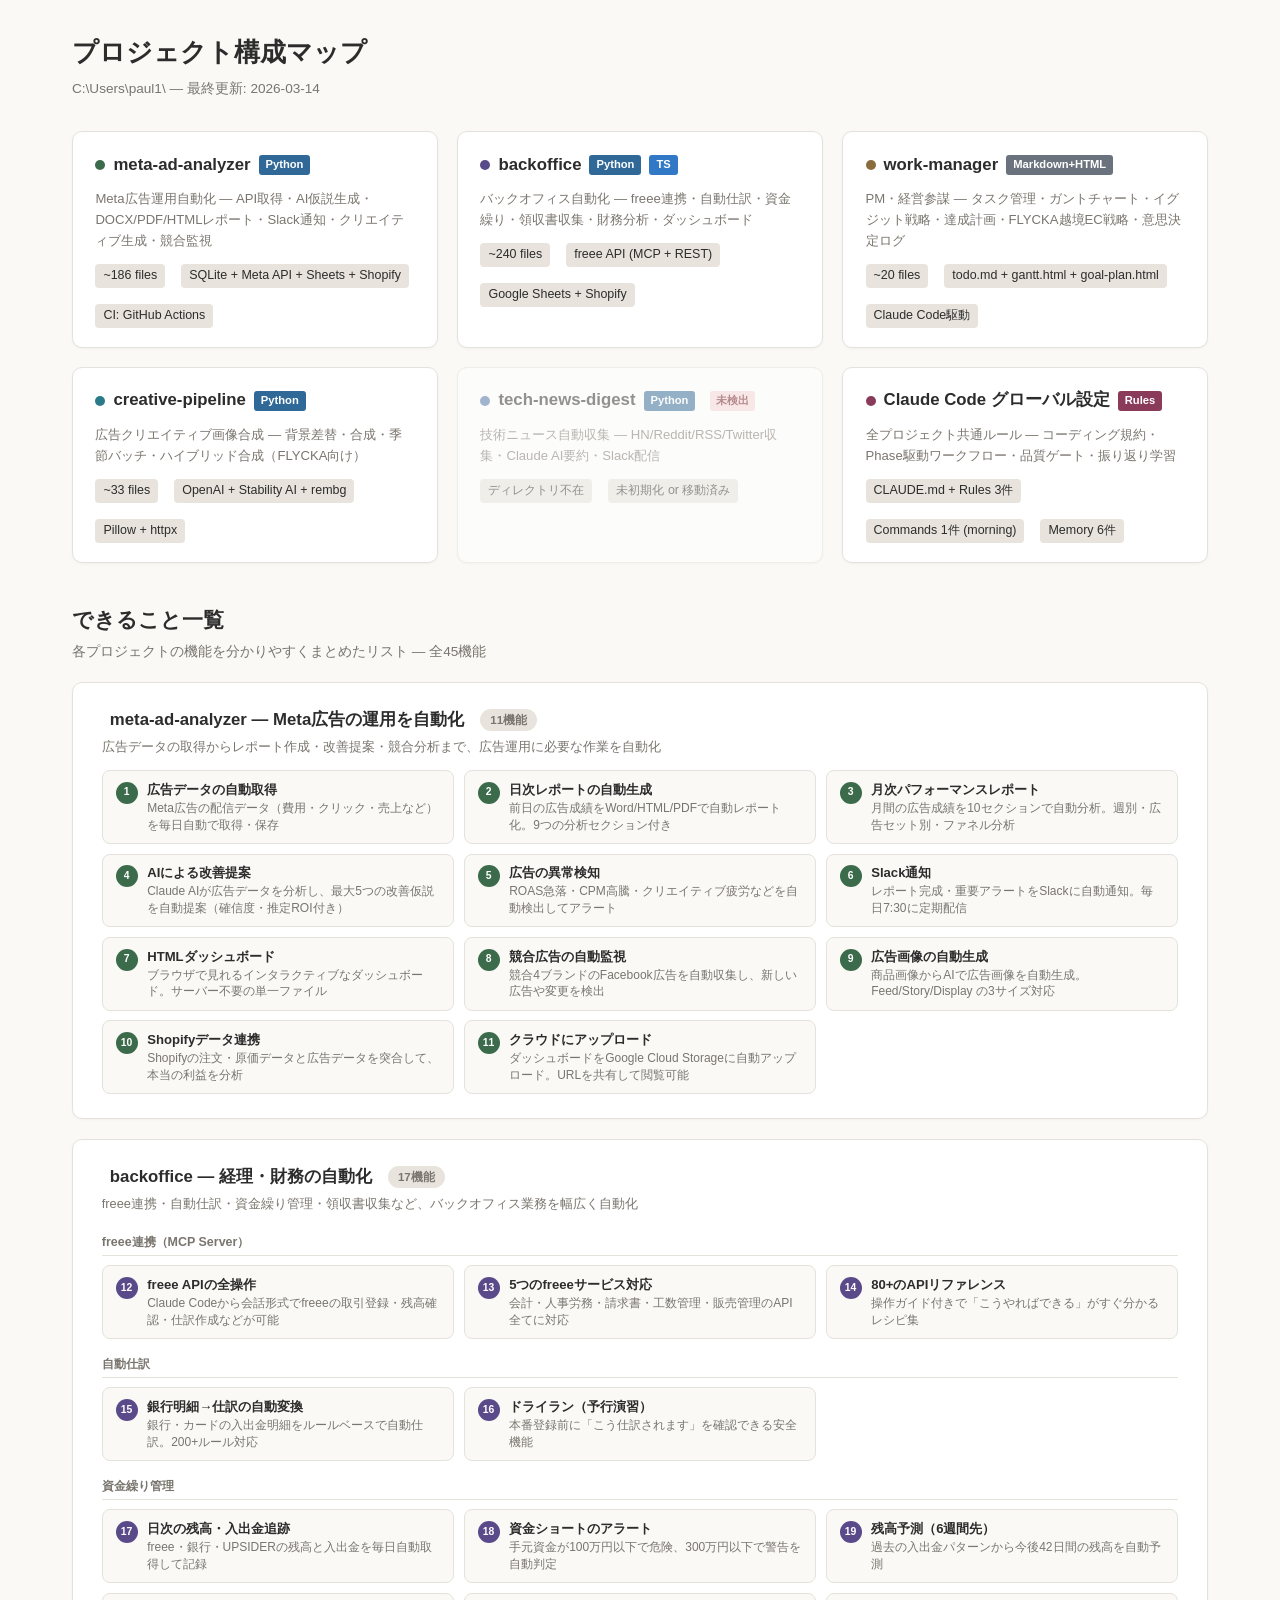
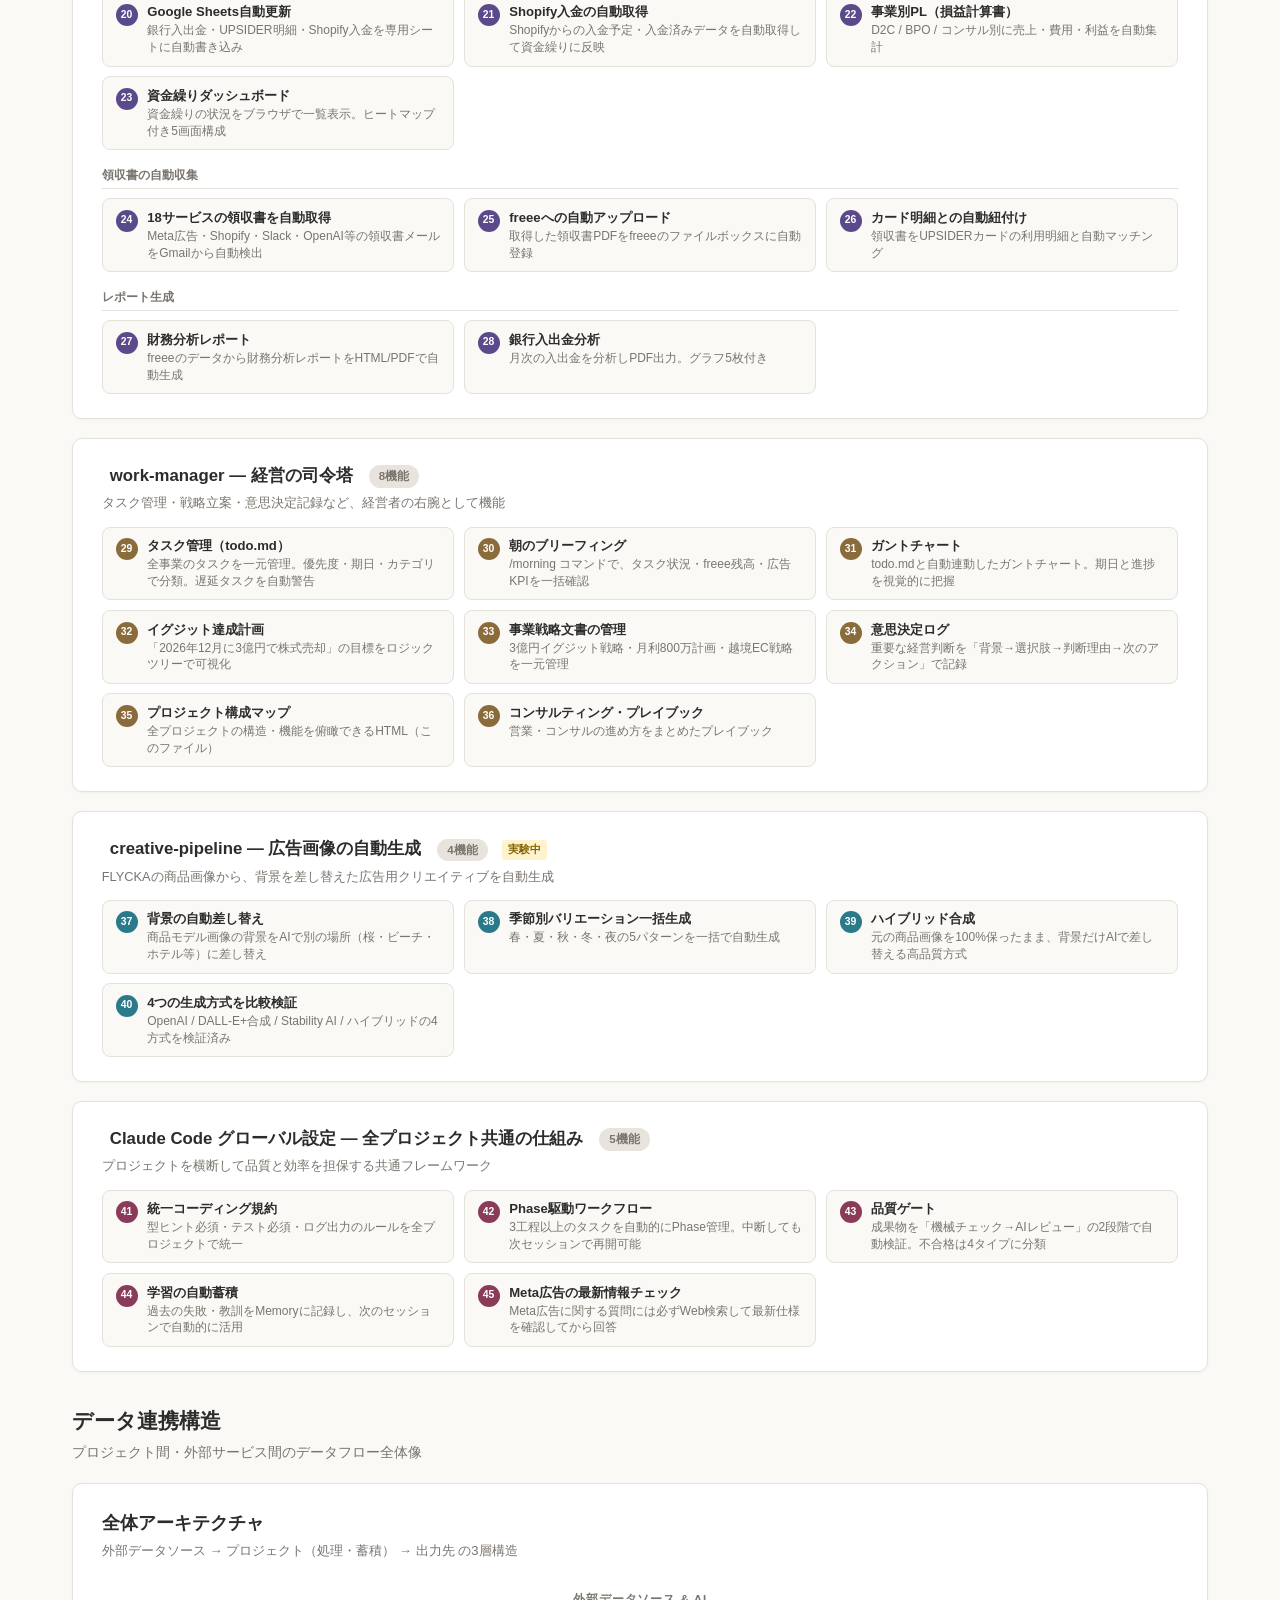
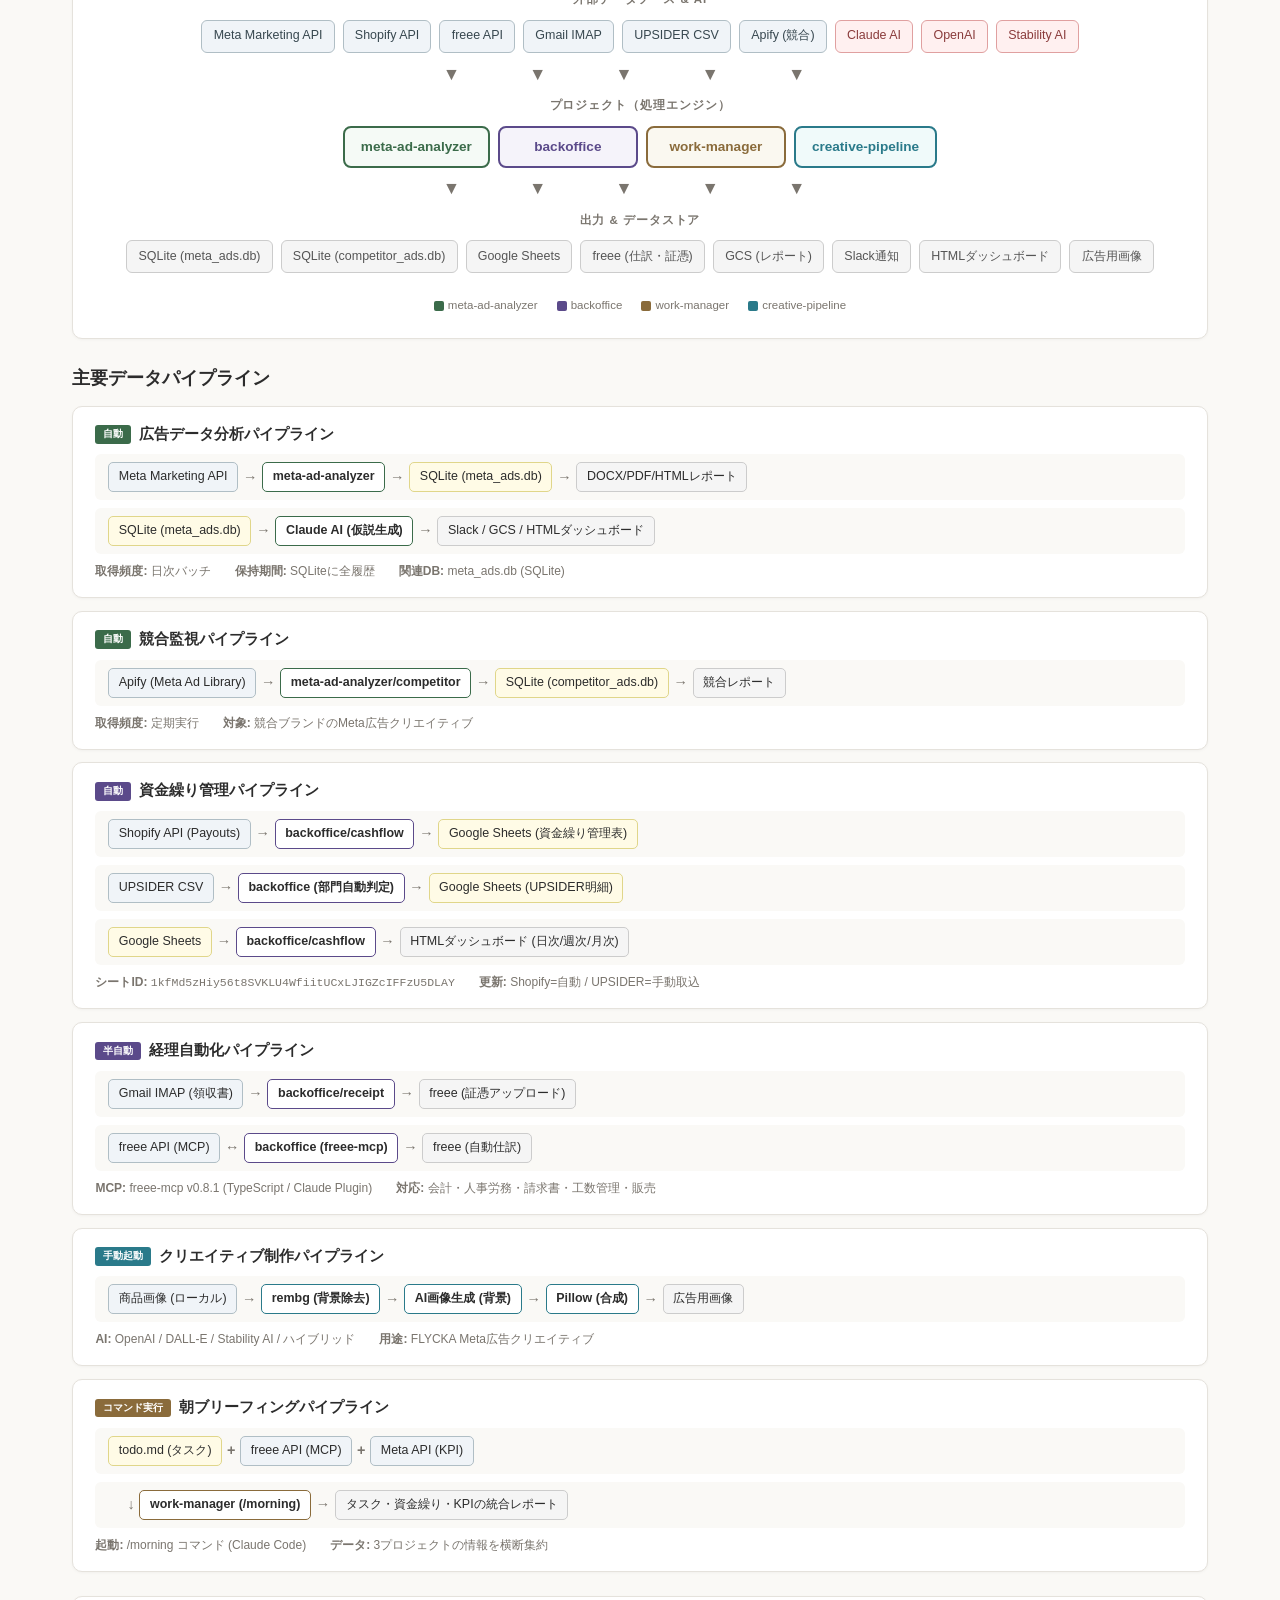
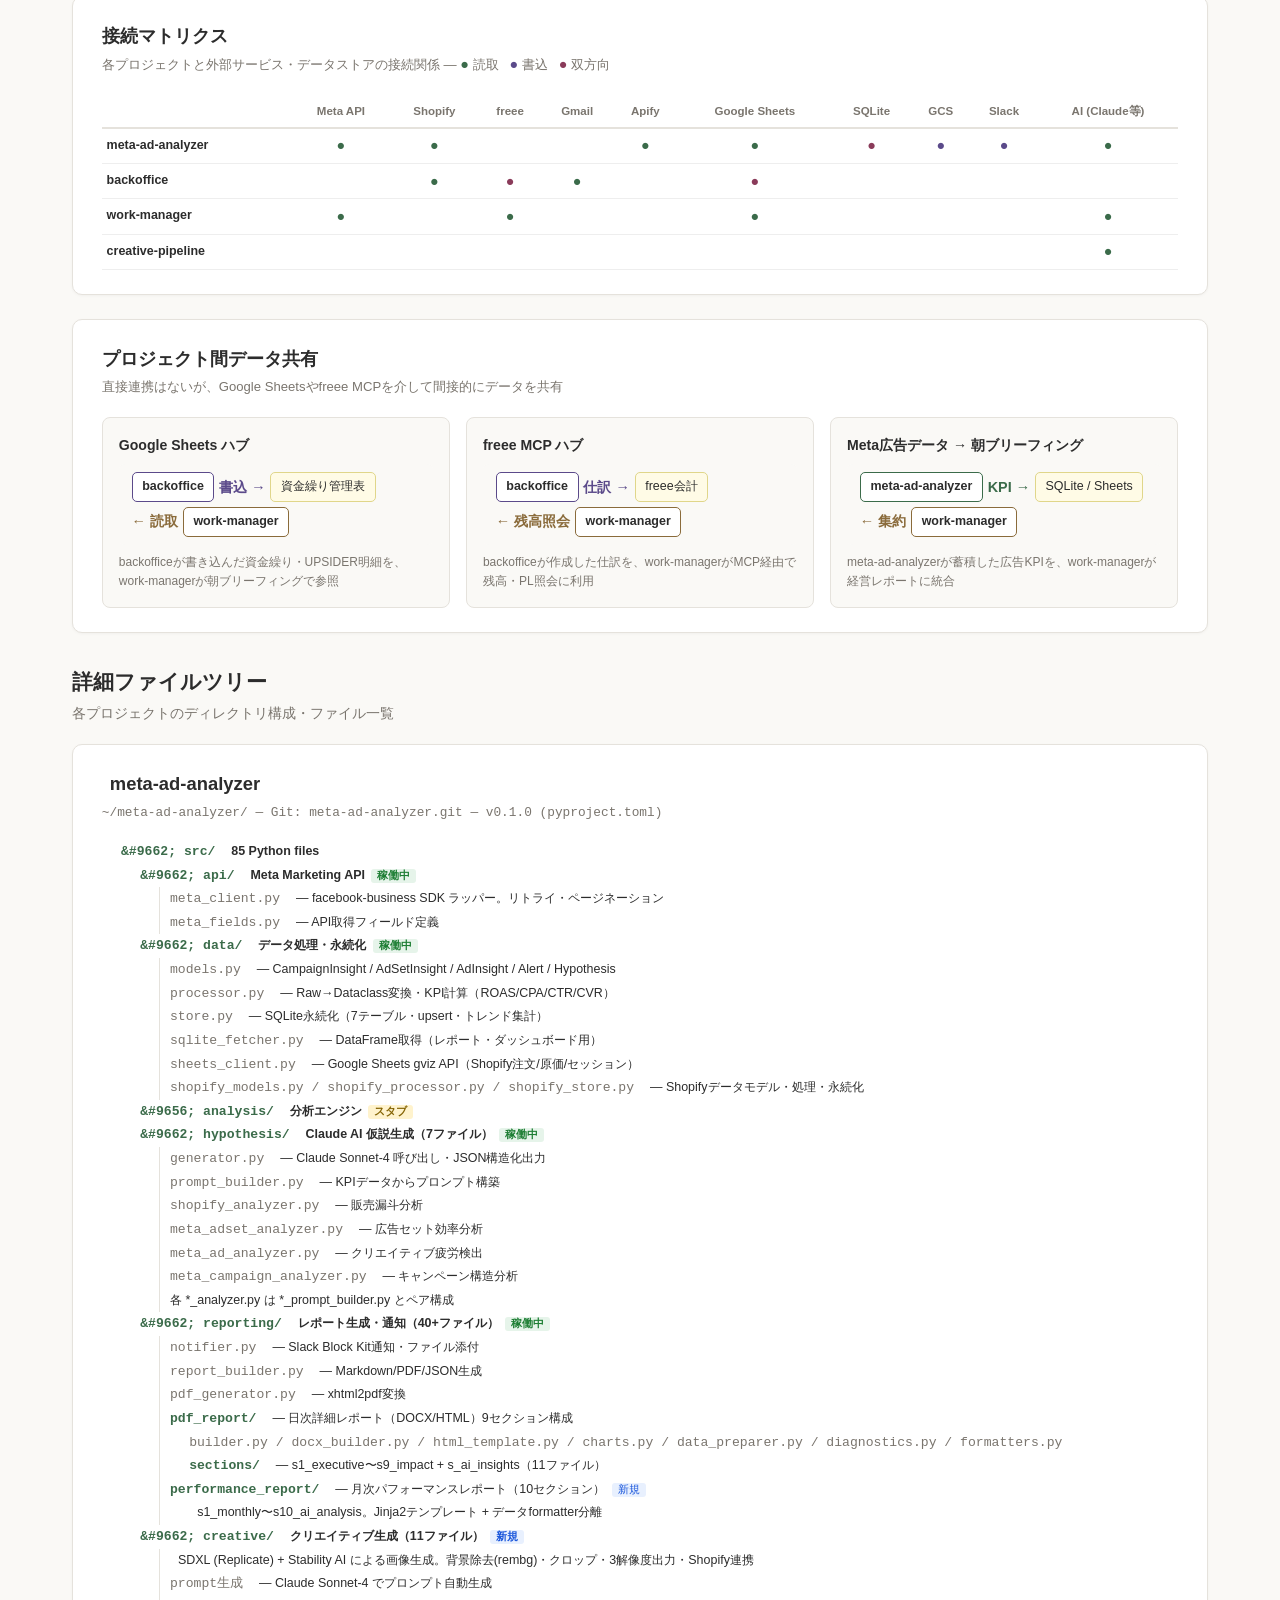
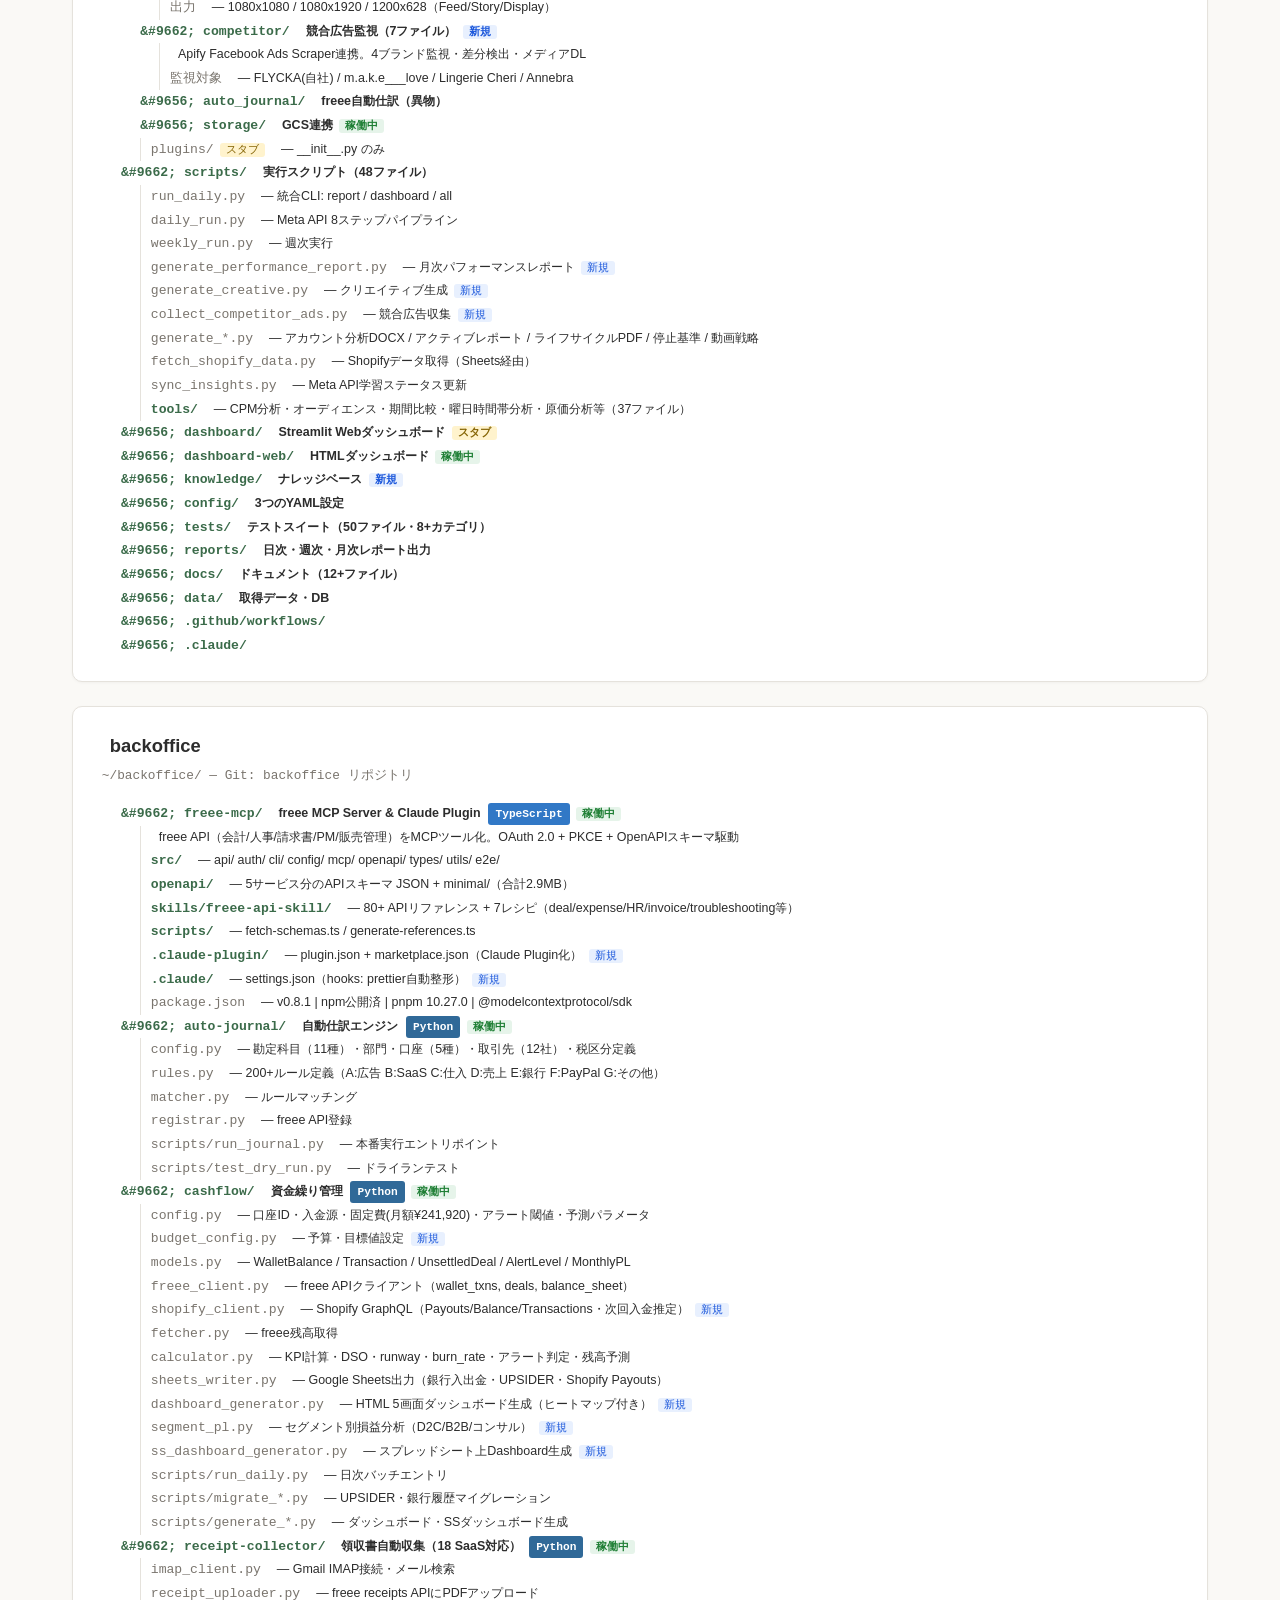
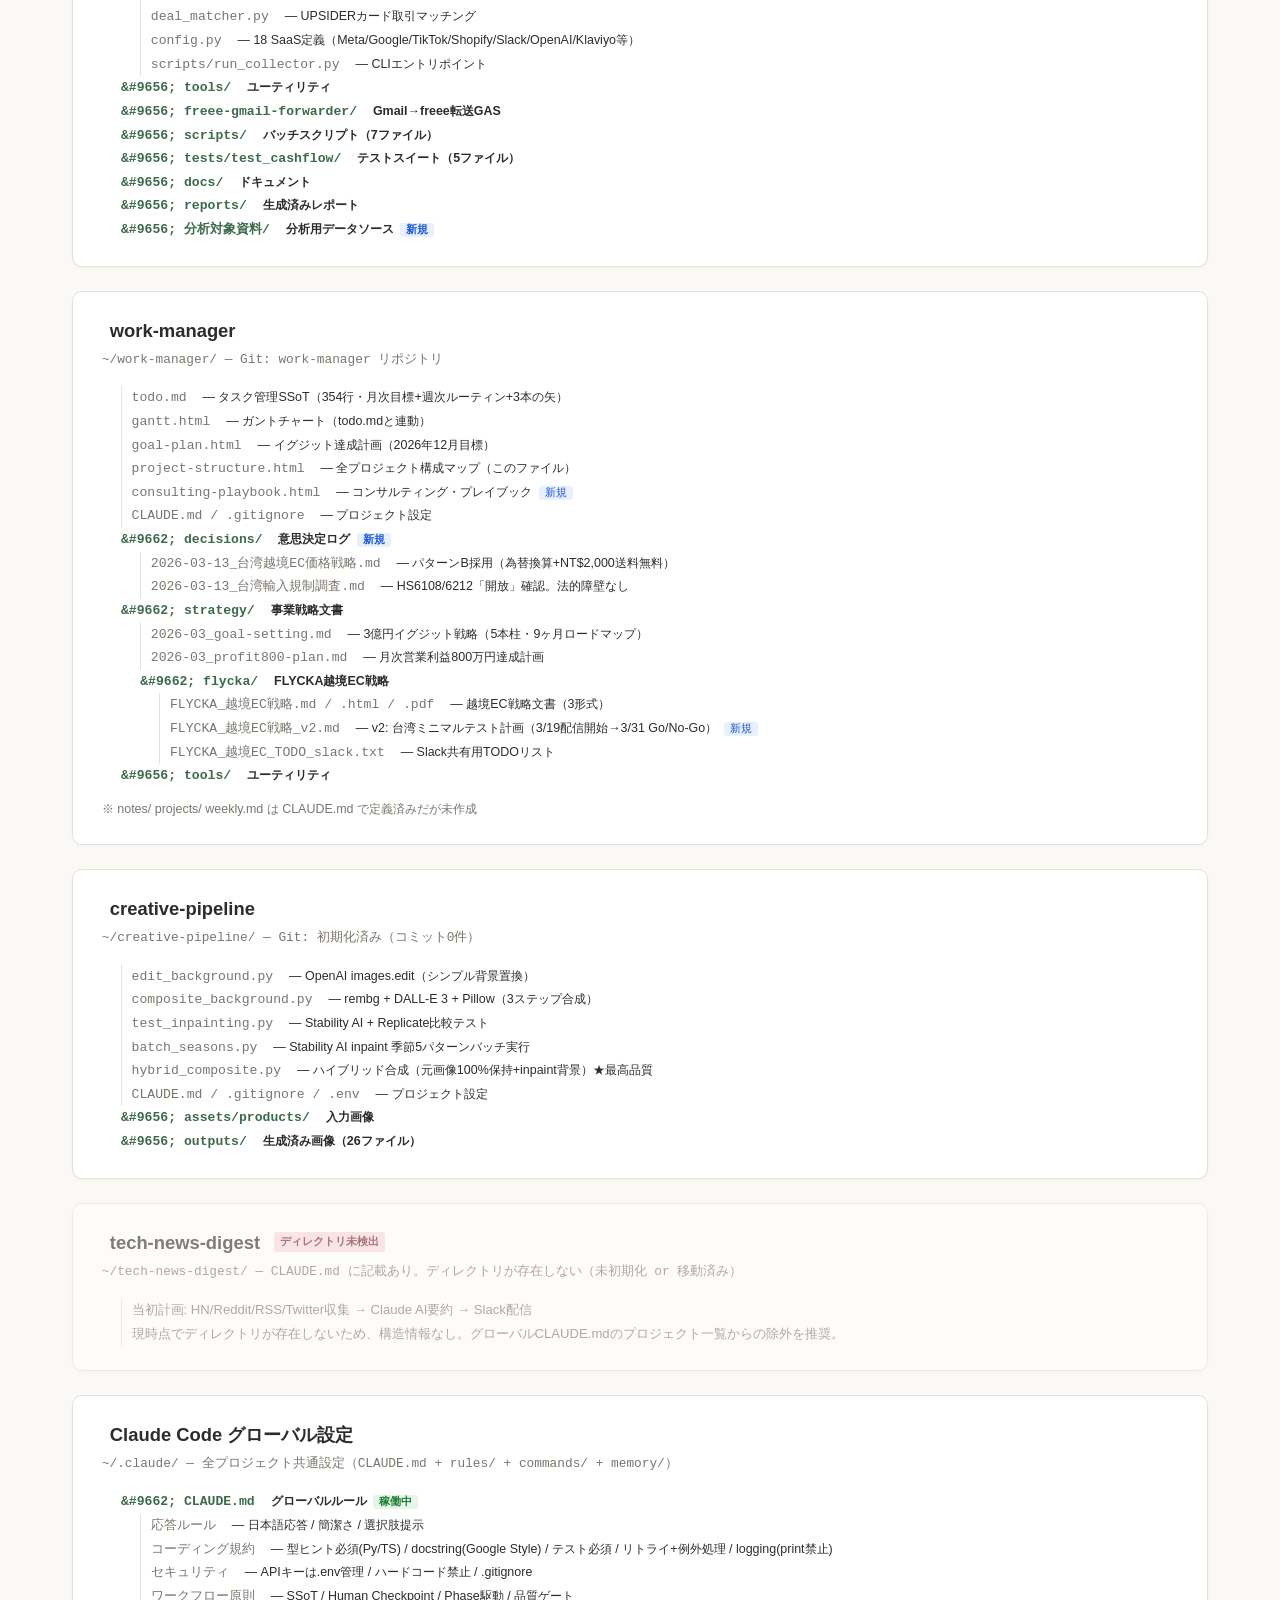
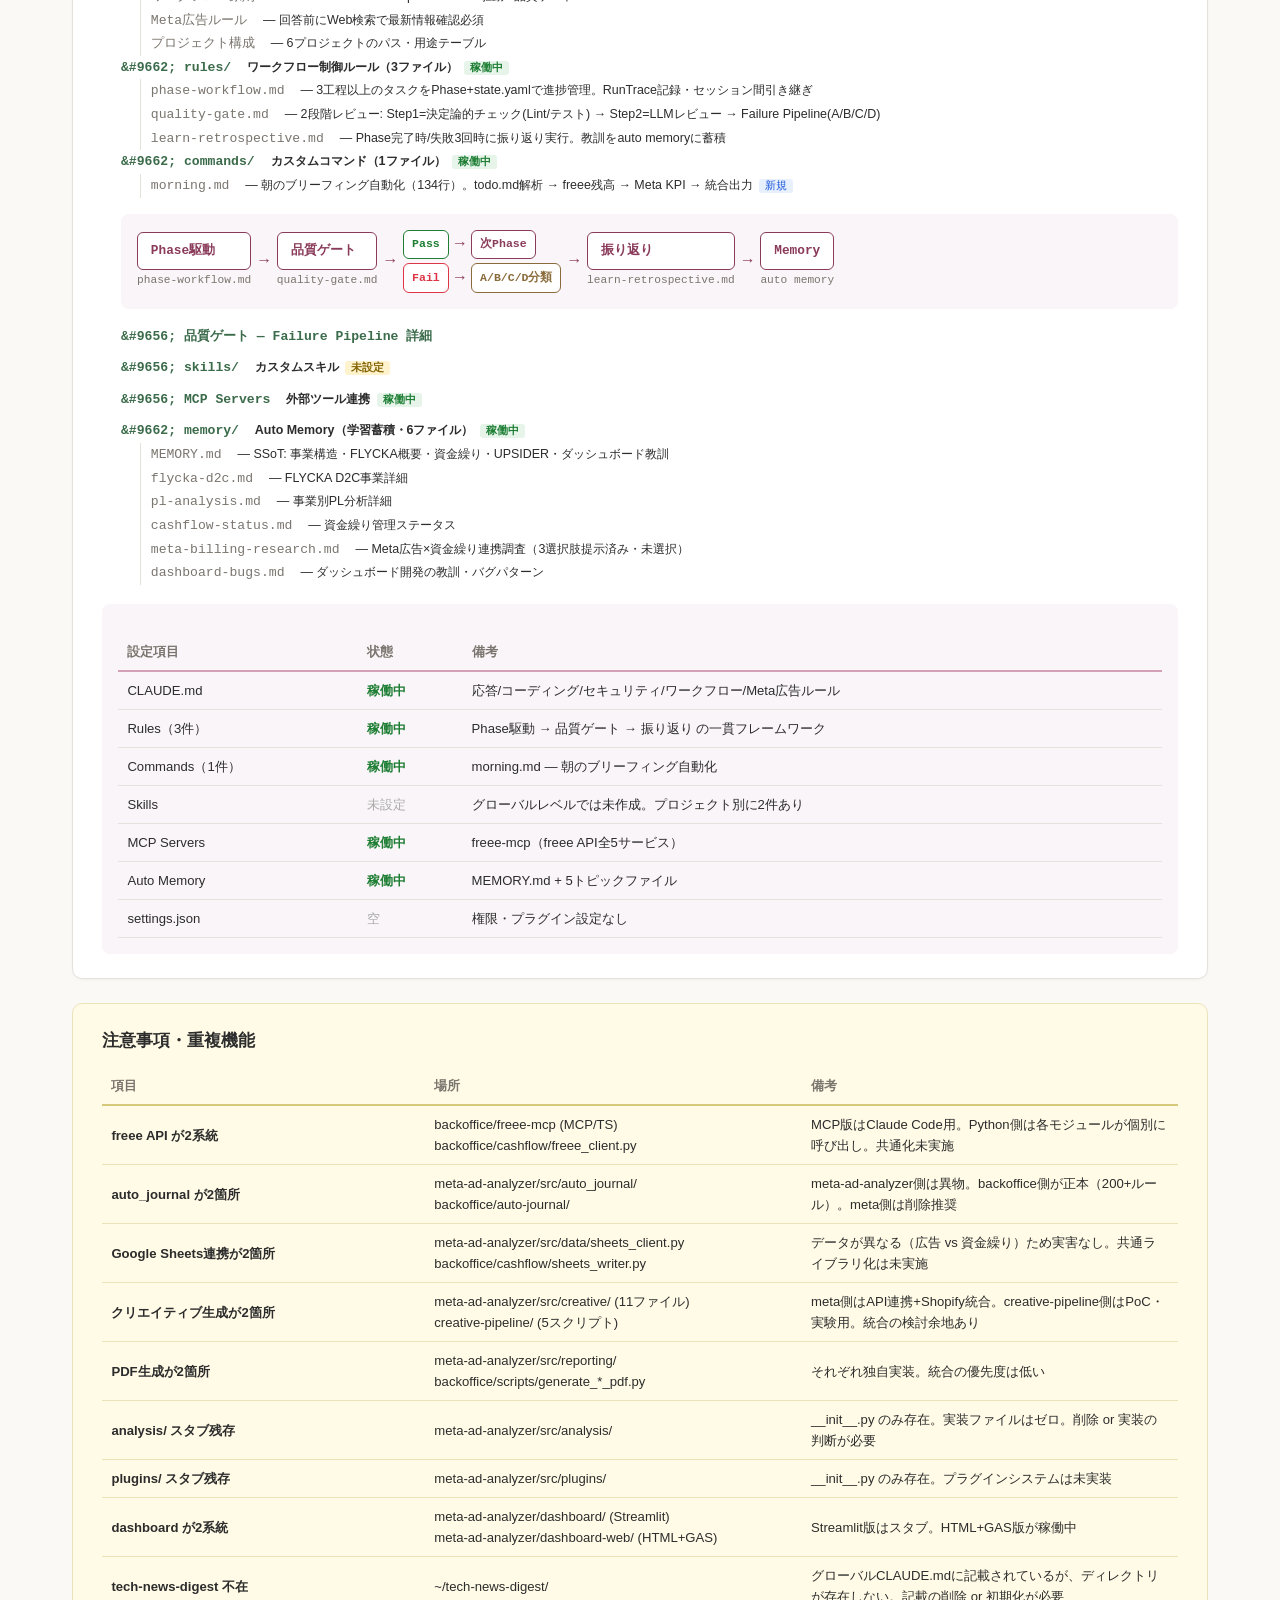
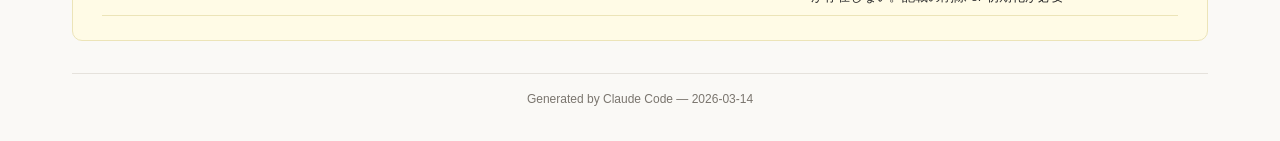
<file: project-structure.html>
<!DOCTYPE html>
<html lang="ja">
<head>
<meta charset="UTF-8">
<meta name="viewport" content="width=device-width, initial-scale=1.0">
<title>プロジェクト構成マップ — 2026-03-14</title>
<style>
  :root {
    --bg: #faf9f6;
    --card: #fff;
    --border: #e5e2dc;
    --text: #2c2c2c;
    --muted: #7a756e;
    --accent1: #3b6b4a;
    --accent2: #5b4a8a;
    --accent3: #8a6b3b;
    --tag-py: #306998;
    --tag-ts: #3178c6;
    --tag-md: #6a737d;
    --accent4: #2a7a8a;
    --accent5: #4a6fa5;
    --tag-dir: #e8e4dd;
    --highlight: #fffbe6;
    --accent6: #8a3b5a;
    --tag-rule: #8a3b5a;
  }
  * { margin: 0; padding: 0; box-sizing: border-box; }
  body {
    font-family: 'Segoe UI', 'Hiragino Kaku Gothic ProN', 'Noto Sans JP', sans-serif;
    background: var(--bg); color: var(--text);
    line-height: 1.6; padding: 2rem;
    max-width: 1200px; margin: 0 auto;
  }
  h1 { font-size: 1.6rem; font-weight: 700; margin-bottom: .3rem; }
  .subtitle { color: var(--muted); font-size: .85rem; margin-bottom: 2rem; }
  .overview {
    display: grid; grid-template-columns: repeat(auto-fit, minmax(320px, 1fr));
    gap: 1.2rem; margin-bottom: 2.5rem;
  }
  .overview-card {
    background: var(--card); border: 1px solid var(--border);
    border-radius: 10px; padding: 1.2rem 1.4rem;
    box-shadow: 0 1px 3px rgba(0,0,0,.04);
  }
  .overview-card h2 {
    font-size: 1.05rem; display: flex; align-items: center; gap: .5rem;
    margin-bottom: .6rem;
  }
  .overview-card .dot {
    width: 10px; height: 10px; border-radius: 50%; display: inline-block;
  }
  .dot-green { background: var(--accent1); }
  .dot-purple { background: var(--accent2); }
  .dot-amber { background: var(--accent3); }
  .dot-teal { background: var(--accent4); }
  .dot-blue { background: var(--accent5); }
  .dot-rose { background: var(--accent6); }
  .overview-card .desc { color: var(--muted); font-size: .82rem; margin-bottom: .8rem; }
  .meta-row { display: flex; gap: 1rem; flex-wrap: wrap; font-size: .78rem; }
  .meta-row span { background: var(--tag-dir); padding: 2px 8px; border-radius: 4px; }
  .tag { display: inline-block; padding: 1px 7px; border-radius: 3px; font-size: .7rem; font-weight: 600; color: #fff; }
  .tag-py { background: var(--tag-py); }
  .tag-ts { background: var(--tag-ts); }
  .tag-md { background: var(--tag-md); }

  /* Tree section */
  .project-section {
    background: var(--card); border: 1px solid var(--border);
    border-radius: 10px; padding: 1.5rem 1.8rem; margin-bottom: 1.5rem;
    box-shadow: 0 1px 3px rgba(0,0,0,.04);
  }
  .project-section h2 {
    font-size: 1.15rem; margin-bottom: .3rem;
    display: flex; align-items: center; gap: .5rem;
  }
  .project-section .path { color: var(--muted); font-size: .8rem; margin-bottom: 1rem; font-family: 'Consolas', monospace; }
  .tree { font-family: 'Consolas', 'Courier New', monospace; font-size: .82rem; line-height: 1.8; }
  .tree .dir { color: var(--accent1); font-weight: 600; cursor: pointer; }
  .tree .file { color: var(--muted); }
  .tree .desc { color: var(--text); font-family: 'Segoe UI', sans-serif; font-size: .78rem; margin-left: .5rem; }
  .tree .size { color: #aaa; font-size: .72rem; margin-left: .3rem; }
  .tree details { margin-left: 1.2rem; }
  .tree summary { list-style: none; }
  .tree summary::-webkit-details-marker { display: none; }
  .tree summary::before { content: '&#9656; '; color: var(--accent1); }
  .tree details[open] > summary::before { content: '&#9662; '; }
  .tree .leaf { margin-left: 1.2rem; padding-left: .6rem; border-left: 1px solid var(--border); }
  .status { font-size: .7rem; padding: 1px 6px; border-radius: 3px; margin-left: .4rem; }
  .status-active { background: #e6f4ea; color: #1e7e34; }
  .status-stub { background: #fff3cd; color: #856404; }
  .status-new { background: #e8f0fe; color: #1a56db; }
  .status-gone { background: #f8d7da; color: #721c24; }

  /* Overlap section */
  .overlap {
    background: var(--highlight); border: 1px solid #ece4b8;
    border-radius: 10px; padding: 1.5rem 1.8rem; margin-bottom: 1.5rem;
  }
  .overlap h2 { font-size: 1.05rem; margin-bottom: .8rem; }
  .overlap table { width: 100%; border-collapse: collapse; font-size: .82rem; }
  .overlap th { text-align: left; padding: .5rem .6rem; border-bottom: 2px solid #d4c97a; color: var(--muted); font-weight: 600; }
  .overlap td { padding: .5rem .6rem; border-bottom: 1px solid #ece4b8; }
  .overlap .verdict { font-weight: 600; }

  /* Flow diagram */
  .flow-diagram {
    display: flex; align-items: center; gap: .5rem; flex-wrap: wrap;
    margin: 1rem 0; padding: 1rem; background: #faf5f8; border-radius: 8px;
    font-size: .8rem;
  }
  .flow-box {
    padding: .4rem .8rem; border-radius: 6px; font-weight: 600;
    border: 1px solid var(--border); background: var(--card);
  }
  .flow-box.active { border-color: var(--accent6); color: var(--accent6); }
  .flow-box.inactive { border-color: #ccc; color: #aaa; background: #f5f5f5; }
  .flow-arrow { color: var(--accent6); font-weight: 700; font-size: 1rem; }
  .flow-label { font-size: .7rem; color: var(--muted); display: block; text-align: center; }

  /* Config table */
  .config-table { width: 100%; border-collapse: collapse; font-size: .82rem; margin-top: .8rem; }
  .config-table th { text-align: left; padding: .5rem .6rem; border-bottom: 2px solid #d4a0b8; color: var(--muted); font-weight: 600; }
  .config-table td { padding: .5rem .6rem; border-bottom: 1px solid var(--border); }
  .config-table .status-on { color: #1e7e34; font-weight: 600; }
  .config-table .status-off { color: #aaa; }

  footer { text-align: center; color: var(--muted); font-size: .75rem; margin-top: 2rem; padding-top: 1rem; border-top: 1px solid var(--border); }

  /* Feature catalog */
  .feat-section {
    background: var(--card); border: 1px solid var(--border);
    border-radius: 10px; padding: 1.5rem 1.8rem; margin-bottom: 1.2rem;
    box-shadow: 0 1px 3px rgba(0,0,0,.04);
  }
  .feat-section h3 {
    font-size: 1.05rem; margin-bottom: .2rem;
    display: flex; align-items: center; gap: .5rem;
  }
  .feat-section .feat-sub { color: var(--muted); font-size: .8rem; margin-bottom: .8rem; }
  .feat-grid {
    display: grid; grid-template-columns: repeat(auto-fit, minmax(280px, 1fr));
    gap: .6rem;
  }
  .feat-card {
    display: flex; gap: .6rem; padding: .6rem .8rem;
    border-radius: 8px; border: 1px solid var(--border);
    background: var(--bg); align-items: flex-start;
    transition: box-shadow .15s;
  }
  .feat-card:hover { box-shadow: 0 2px 8px rgba(0,0,0,.07); }
  .feat-num {
    flex-shrink: 0; width: 22px; height: 22px; border-radius: 50%;
    display: flex; align-items: center; justify-content: center;
    font-size: .65rem; font-weight: 700; color: #fff; margin-top: 1px;
  }
  .feat-body { flex: 1; }
  .feat-title { font-size: .82rem; font-weight: 600; line-height: 1.3; }
  .feat-desc { font-size: .75rem; color: var(--muted); line-height: 1.4; margin-top: 2px; }
  .feat-divider {
    grid-column: 1 / -1; font-size: .78rem; font-weight: 600;
    color: var(--muted); padding: .4rem 0 .1rem; border-bottom: 1px solid var(--border);
  }
  .feat-count {
    display: inline-block; background: var(--tag-dir); padding: 2px 10px;
    border-radius: 12px; font-size: .72rem; font-weight: 600; color: var(--muted);
    margin-left: .5rem;
  }

  /* Data flow architecture */
  .arch-wrap {
    background: var(--card); border: 1px solid var(--border);
    border-radius: 10px; padding: 1.5rem 1.8rem; margin-bottom: 1.5rem;
    box-shadow: 0 1px 3px rgba(0,0,0,.04);
  }
  .arch-wrap h2 { font-size: 1.15rem; margin-bottom: .2rem; }
  .arch-wrap .arch-sub { font-size: .82rem; color: var(--muted); margin-bottom: 1.2rem; }
  .arch-tier {
    display: flex; flex-wrap: wrap; gap: .5rem; justify-content: center;
    padding: .6rem 0;
  }
  .arch-tier-label {
    width: 100%; text-align: center; font-size: .72rem; font-weight: 600;
    color: var(--muted); text-transform: uppercase; letter-spacing: .08em;
    margin-bottom: .2rem;
  }
  .arch-node {
    padding: .35rem .7rem; border-radius: 6px; font-size: .78rem; font-weight: 500;
    text-align: center; white-space: nowrap;
  }
  .arch-node.src { background: #f0f4f8; border: 1px solid #b0bec5; color: #37474f; }
  .arch-node.ai { background: #fff0f0; border: 1px solid #e0a0a0; color: #8a3b3b; }
  .arch-node.proj {
    padding: .5rem 1rem; border-radius: 8px; font-weight: 700; font-size: .85rem;
    border-width: 2px; border-style: solid; min-width: 140px;
  }
  .arch-node.proj.g { background: #f5faf6; border-color: var(--accent1); color: var(--accent1); }
  .arch-node.proj.p { background: #f5f3fa; border-color: var(--accent2); color: var(--accent2); }
  .arch-node.proj.t { background: #f0fafa; border-color: var(--accent4); color: var(--accent4); }
  .arch-node.proj.a { background: #faf8f0; border-color: var(--accent3); color: var(--accent3); }
  .arch-node.out { background: #f5f5f5; border: 1px solid #ccc; color: #555; }
  .arch-arrows {
    text-align: center; color: var(--muted); font-size: 1.1rem; letter-spacing: 2rem;
    padding: .2rem 0; line-height: 1;
  }
  .arch-legend {
    display: flex; gap: 1.2rem; flex-wrap: wrap; justify-content: center;
    margin-top: .8rem; font-size: .72rem; color: var(--muted);
  }
  .arch-legend span::before {
    content: ''; display: inline-block; width: 10px; height: 10px;
    border-radius: 2px; margin-right: 4px; vertical-align: middle;
  }
  .arch-legend .lg::before { background: var(--accent1); }
  .arch-legend .lp::before { background: var(--accent2); }
  .arch-legend .lt::before { background: var(--accent4); }
  .arch-legend .la::before { background: var(--accent3); }

  /* Pipeline cards */
  .pipe-wrap { margin-bottom: 1.5rem; }
  .pipe-card {
    background: var(--card); border: 1px solid var(--border); border-radius: 10px;
    padding: 1rem 1.4rem; margin-bottom: .8rem;
    box-shadow: 0 1px 3px rgba(0,0,0,.04);
  }
  .pipe-card h4 {
    font-size: .92rem; margin-bottom: .5rem;
    display: flex; align-items: center; gap: .5rem;
  }
  .pipe-badge {
    display: inline-block; padding: 1px 8px; border-radius: 3px;
    font-size: .65rem; font-weight: 600; color: #fff;
  }
  .pipe-flow {
    display: flex; align-items: center; gap: .3rem; flex-wrap: wrap;
    padding: .5rem .8rem; background: var(--bg); border-radius: 6px;
    font-size: .78rem; margin-bottom: .5rem;
  }
  .pipe-box {
    padding: .25rem .6rem; border-radius: 5px; font-weight: 500;
    border: 1px solid var(--border); background: var(--card); white-space: nowrap;
  }
  .pipe-box.ext { background: #f0f4f8; border-color: #b0bec5; }
  .pipe-box.int { font-weight: 600; }
  .pipe-box.store { background: #fffbe6; border-color: #e0d68a; }
  .pipe-box.out { background: #f5f5f5; border-color: #ccc; }
  .pipe-arr { color: var(--muted); font-weight: 700; font-size: .9rem; flex-shrink: 0; }
  .pipe-meta {
    display: flex; gap: 1.5rem; flex-wrap: wrap; font-size: .75rem; color: var(--muted);
  }
  .pipe-meta dt { font-weight: 600; display: inline; }
  .pipe-meta dd { display: inline; margin: 0; }

  /* Connection matrix */
  .conn-matrix { width: 100%; border-collapse: collapse; font-size: .78rem; margin-top: .5rem; }
  .conn-matrix th {
    text-align: center; padding: .4rem .3rem; border-bottom: 2px solid var(--border);
    font-weight: 600; color: var(--muted); font-size: .72rem;
  }
  .conn-matrix th:first-child { text-align: left; }
  .conn-matrix td { text-align: center; padding: .35rem .3rem; border-bottom: 1px solid #eee; }
  .conn-matrix td:first-child { text-align: left; font-weight: 500; }
  .conn-dot { font-size: .9rem; }
  .conn-r { color: var(--accent1); } /* read */
  .conn-w { color: var(--accent2); } /* write */
  .conn-rw { color: var(--accent6); } /* read+write */
</style>
</head>
<body>

<h1>プロジェクト構成マップ</h1>
<p class="subtitle">C:\Users\paul1\ &mdash; 最終更新: 2026-03-14</p>

<!-- ==================== Overview Cards ==================== -->
<div class="overview">
  <div class="overview-card">
    <h2><span class="dot dot-green"></span> meta-ad-analyzer <span class="tag tag-py">Python</span></h2>
    <p class="desc">Meta広告運用自動化 &mdash; API取得・AI仮説生成・DOCX/PDF/HTMLレポート・Slack通知・クリエイティブ生成・競合監視</p>
    <div class="meta-row">
      <span>~186 files</span>
      <span>SQLite + Meta API + Sheets + Shopify</span>
      <span>CI: GitHub Actions</span>
    </div>
  </div>
  <div class="overview-card">
    <h2><span class="dot dot-purple"></span> backoffice <span class="tag tag-py">Python</span><span class="tag tag-ts">TS</span></h2>
    <p class="desc">バックオフィス自動化 &mdash; freee連携・自動仕訳・資金繰り・領収書収集・財務分析・ダッシュボード</p>
    <div class="meta-row">
      <span>~240 files</span>
      <span>freee API (MCP + REST)</span>
      <span>Google Sheets + Shopify</span>
    </div>
  </div>
  <div class="overview-card">
    <h2><span class="dot dot-amber"></span> work-manager <span class="tag tag-md">Markdown+HTML</span></h2>
    <p class="desc">PM・経営参謀 &mdash; タスク管理・ガントチャート・イグジット戦略・達成計画・FLYCKA越境EC戦略・意思決定ログ</p>
    <div class="meta-row">
      <span>~20 files</span>
      <span>todo.md + gantt.html + goal-plan.html</span>
      <span>Claude Code駆動</span>
    </div>
  </div>
  <div class="overview-card">
    <h2><span class="dot dot-teal"></span> creative-pipeline <span class="tag tag-py">Python</span></h2>
    <p class="desc">広告クリエイティブ画像合成 &mdash; 背景差替・合成・季節バッチ・ハイブリッド合成（FLYCKA向け）</p>
    <div class="meta-row">
      <span>~33 files</span>
      <span>OpenAI + Stability AI + rembg</span>
      <span>Pillow + httpx</span>
    </div>
  </div>
  <div class="overview-card" style="opacity:.5">
    <h2><span class="dot dot-blue"></span> tech-news-digest <span class="tag tag-py">Python</span> <span class="status status-gone">未検出</span></h2>
    <p class="desc">技術ニュース自動収集 &mdash; HN/Reddit/RSS/Twitter収集・Claude AI要約・Slack配信</p>
    <div class="meta-row">
      <span>ディレクトリ不在</span>
      <span>未初期化 or 移動済み</span>
    </div>
  </div>
  <div class="overview-card">
    <h2><span class="dot dot-rose"></span> Claude Code グローバル設定 <span class="tag" style="background:var(--tag-rule)">Rules</span></h2>
    <p class="desc">全プロジェクト共通ルール &mdash; コーディング規約・Phase駆動ワークフロー・品質ゲート・振り返り学習</p>
    <div class="meta-row">
      <span>CLAUDE.md + Rules 3件</span>
      <span>Commands 1件 (morning)</span>
      <span>Memory 6件</span>
    </div>
  </div>
</div>

<!-- ==================== Feature Catalog ==================== -->
<h2 style="font-size:1.3rem; margin-bottom:.3rem;">できること一覧</h2>
<p class="subtitle" style="margin-bottom:1.2rem;">各プロジェクトの機能を分かりやすくまとめたリスト &mdash; 全45機能</p>

<!-- meta-ad-analyzer features -->
<div class="feat-section">
  <h3><span class="dot dot-green"></span> meta-ad-analyzer &mdash; Meta広告の運用を自動化 <span class="feat-count">11機能</span></h3>
  <p class="feat-sub">広告データの取得からレポート作成・改善提案・競合分析まで、広告運用に必要な作業を自動化</p>
  <div class="feat-grid">
    <div class="feat-card">
      <span class="feat-num" style="background:var(--accent1)">1</span>
      <div class="feat-body">
        <div class="feat-title">広告データの自動取得</div>
        <div class="feat-desc">Meta広告の配信データ（費用・クリック・売上など）を毎日自動で取得・保存</div>
      </div>
    </div>
    <div class="feat-card">
      <span class="feat-num" style="background:var(--accent1)">2</span>
      <div class="feat-body">
        <div class="feat-title">日次レポートの自動生成</div>
        <div class="feat-desc">前日の広告成績をWord/HTML/PDFで自動レポート化。9つの分析セクション付き</div>
      </div>
    </div>
    <div class="feat-card">
      <span class="feat-num" style="background:var(--accent1)">3</span>
      <div class="feat-body">
        <div class="feat-title">月次パフォーマンスレポート</div>
        <div class="feat-desc">月間の広告成績を10セクションで自動分析。週別・広告セット別・ファネル分析</div>
      </div>
    </div>
    <div class="feat-card">
      <span class="feat-num" style="background:var(--accent1)">4</span>
      <div class="feat-body">
        <div class="feat-title">AIによる改善提案</div>
        <div class="feat-desc">Claude AIが広告データを分析し、最大5つの改善仮説を自動提案（確信度・推定ROI付き）</div>
      </div>
    </div>
    <div class="feat-card">
      <span class="feat-num" style="background:var(--accent1)">5</span>
      <div class="feat-body">
        <div class="feat-title">広告の異常検知</div>
        <div class="feat-desc">ROAS急落・CPM高騰・クリエイティブ疲労などを自動検出してアラート</div>
      </div>
    </div>
    <div class="feat-card">
      <span class="feat-num" style="background:var(--accent1)">6</span>
      <div class="feat-body">
        <div class="feat-title">Slack通知</div>
        <div class="feat-desc">レポート完成・重要アラートをSlackに自動通知。毎日7:30に定期配信</div>
      </div>
    </div>
    <div class="feat-card">
      <span class="feat-num" style="background:var(--accent1)">7</span>
      <div class="feat-body">
        <div class="feat-title">HTMLダッシュボード</div>
        <div class="feat-desc">ブラウザで見れるインタラクティブなダッシュボード。サーバー不要の単一ファイル</div>
      </div>
    </div>
    <div class="feat-card">
      <span class="feat-num" style="background:var(--accent1)">8</span>
      <div class="feat-body">
        <div class="feat-title">競合広告の自動監視</div>
        <div class="feat-desc">競合4ブランドのFacebook広告を自動収集し、新しい広告や変更を検出</div>
      </div>
    </div>
    <div class="feat-card">
      <span class="feat-num" style="background:var(--accent1)">9</span>
      <div class="feat-body">
        <div class="feat-title">広告画像の自動生成</div>
        <div class="feat-desc">商品画像からAIで広告画像を自動生成。Feed/Story/Display の3サイズ対応</div>
      </div>
    </div>
    <div class="feat-card">
      <span class="feat-num" style="background:var(--accent1)">10</span>
      <div class="feat-body">
        <div class="feat-title">Shopifyデータ連携</div>
        <div class="feat-desc">Shopifyの注文・原価データと広告データを突合して、本当の利益を分析</div>
      </div>
    </div>
    <div class="feat-card">
      <span class="feat-num" style="background:var(--accent1)">11</span>
      <div class="feat-body">
        <div class="feat-title">クラウドにアップロード</div>
        <div class="feat-desc">ダッシュボードをGoogle Cloud Storageに自動アップロード。URLを共有して閲覧可能</div>
      </div>
    </div>
  </div>
</div>

<!-- backoffice features -->
<div class="feat-section">
  <h3><span class="dot dot-purple"></span> backoffice &mdash; 経理・財務の自動化 <span class="feat-count">17機能</span></h3>
  <p class="feat-sub">freee連携・自動仕訳・資金繰り管理・領収書収集など、バックオフィス業務を幅広く自動化</p>
  <div class="feat-grid">
    <div class="feat-divider">freee連携（MCP Server）</div>
    <div class="feat-card">
      <span class="feat-num" style="background:var(--accent2)">12</span>
      <div class="feat-body">
        <div class="feat-title">freee APIの全操作</div>
        <div class="feat-desc">Claude Codeから会話形式でfreeeの取引登録・残高確認・仕訳作成などが可能</div>
      </div>
    </div>
    <div class="feat-card">
      <span class="feat-num" style="background:var(--accent2)">13</span>
      <div class="feat-body">
        <div class="feat-title">5つのfreeeサービス対応</div>
        <div class="feat-desc">会計・人事労務・請求書・工数管理・販売管理のAPI全てに対応</div>
      </div>
    </div>
    <div class="feat-card">
      <span class="feat-num" style="background:var(--accent2)">14</span>
      <div class="feat-body">
        <div class="feat-title">80+のAPIリファレンス</div>
        <div class="feat-desc">操作ガイド付きで「こうやればできる」がすぐ分かるレシピ集</div>
      </div>
    </div>
    <div class="feat-divider">自動仕訳</div>
    <div class="feat-card">
      <span class="feat-num" style="background:var(--accent2)">15</span>
      <div class="feat-body">
        <div class="feat-title">銀行明細→仕訳の自動変換</div>
        <div class="feat-desc">銀行・カードの入出金明細をルールベースで自動仕訳。200+ルール対応</div>
      </div>
    </div>
    <div class="feat-card">
      <span class="feat-num" style="background:var(--accent2)">16</span>
      <div class="feat-body">
        <div class="feat-title">ドライラン（予行演習）</div>
        <div class="feat-desc">本番登録前に「こう仕訳されます」を確認できる安全機能</div>
      </div>
    </div>
    <div class="feat-divider">資金繰り管理</div>
    <div class="feat-card">
      <span class="feat-num" style="background:var(--accent2)">17</span>
      <div class="feat-body">
        <div class="feat-title">日次の残高・入出金追跡</div>
        <div class="feat-desc">freee・銀行・UPSIDERの残高と入出金を毎日自動取得して記録</div>
      </div>
    </div>
    <div class="feat-card">
      <span class="feat-num" style="background:var(--accent2)">18</span>
      <div class="feat-body">
        <div class="feat-title">資金ショートのアラート</div>
        <div class="feat-desc">手元資金が100万円以下で危険、300万円以下で警告を自動判定</div>
      </div>
    </div>
    <div class="feat-card">
      <span class="feat-num" style="background:var(--accent2)">19</span>
      <div class="feat-body">
        <div class="feat-title">残高予測（6週間先）</div>
        <div class="feat-desc">過去の入出金パターンから今後42日間の残高を自動予測</div>
      </div>
    </div>
    <div class="feat-card">
      <span class="feat-num" style="background:var(--accent2)">20</span>
      <div class="feat-body">
        <div class="feat-title">Google Sheets自動更新</div>
        <div class="feat-desc">銀行入出金・UPSIDER明細・Shopify入金を専用シートに自動書き込み</div>
      </div>
    </div>
    <div class="feat-card">
      <span class="feat-num" style="background:var(--accent2)">21</span>
      <div class="feat-body">
        <div class="feat-title">Shopify入金の自動取得</div>
        <div class="feat-desc">Shopifyからの入金予定・入金済みデータを自動取得して資金繰りに反映</div>
      </div>
    </div>
    <div class="feat-card">
      <span class="feat-num" style="background:var(--accent2)">22</span>
      <div class="feat-body">
        <div class="feat-title">事業別PL（損益計算書）</div>
        <div class="feat-desc">D2C / BPO / コンサル別に売上・費用・利益を自動集計</div>
      </div>
    </div>
    <div class="feat-card">
      <span class="feat-num" style="background:var(--accent2)">23</span>
      <div class="feat-body">
        <div class="feat-title">資金繰りダッシュボード</div>
        <div class="feat-desc">資金繰りの状況をブラウザで一覧表示。ヒートマップ付き5画面構成</div>
      </div>
    </div>
    <div class="feat-divider">領収書の自動収集</div>
    <div class="feat-card">
      <span class="feat-num" style="background:var(--accent2)">24</span>
      <div class="feat-body">
        <div class="feat-title">18サービスの領収書を自動取得</div>
        <div class="feat-desc">Meta広告・Shopify・Slack・OpenAI等の領収書メールをGmailから自動検出</div>
      </div>
    </div>
    <div class="feat-card">
      <span class="feat-num" style="background:var(--accent2)">25</span>
      <div class="feat-body">
        <div class="feat-title">freeeへの自動アップロード</div>
        <div class="feat-desc">取得した領収書PDFをfreeeのファイルボックスに自動登録</div>
      </div>
    </div>
    <div class="feat-card">
      <span class="feat-num" style="background:var(--accent2)">26</span>
      <div class="feat-body">
        <div class="feat-title">カード明細との自動紐付け</div>
        <div class="feat-desc">領収書をUPSIDERカードの利用明細と自動マッチング</div>
      </div>
    </div>
    <div class="feat-divider">レポート生成</div>
    <div class="feat-card">
      <span class="feat-num" style="background:var(--accent2)">27</span>
      <div class="feat-body">
        <div class="feat-title">財務分析レポート</div>
        <div class="feat-desc">freeeのデータから財務分析レポートをHTML/PDFで自動生成</div>
      </div>
    </div>
    <div class="feat-card">
      <span class="feat-num" style="background:var(--accent2)">28</span>
      <div class="feat-body">
        <div class="feat-title">銀行入出金分析</div>
        <div class="feat-desc">月次の入出金を分析しPDF出力。グラフ5枚付き</div>
      </div>
    </div>
  </div>
</div>

<!-- work-manager features -->
<div class="feat-section">
  <h3><span class="dot dot-amber"></span> work-manager &mdash; 経営の司令塔 <span class="feat-count">8機能</span></h3>
  <p class="feat-sub">タスク管理・戦略立案・意思決定記録など、経営者の右腕として機能</p>
  <div class="feat-grid">
    <div class="feat-card">
      <span class="feat-num" style="background:var(--accent3)">29</span>
      <div class="feat-body">
        <div class="feat-title">タスク管理（todo.md）</div>
        <div class="feat-desc">全事業のタスクを一元管理。優先度・期日・カテゴリで分類。遅延タスクを自動警告</div>
      </div>
    </div>
    <div class="feat-card">
      <span class="feat-num" style="background:var(--accent3)">30</span>
      <div class="feat-body">
        <div class="feat-title">朝のブリーフィング</div>
        <div class="feat-desc">/morning コマンドで、タスク状況・freee残高・広告KPIを一括確認</div>
      </div>
    </div>
    <div class="feat-card">
      <span class="feat-num" style="background:var(--accent3)">31</span>
      <div class="feat-body">
        <div class="feat-title">ガントチャート</div>
        <div class="feat-desc">todo.mdと自動連動したガントチャート。期日と進捗を視覚的に把握</div>
      </div>
    </div>
    <div class="feat-card">
      <span class="feat-num" style="background:var(--accent3)">32</span>
      <div class="feat-body">
        <div class="feat-title">イグジット達成計画</div>
        <div class="feat-desc">「2026年12月に3億円で株式売却」の目標をロジックツリーで可視化</div>
      </div>
    </div>
    <div class="feat-card">
      <span class="feat-num" style="background:var(--accent3)">33</span>
      <div class="feat-body">
        <div class="feat-title">事業戦略文書の管理</div>
        <div class="feat-desc">3億円イグジット戦略・月利800万計画・越境EC戦略を一元管理</div>
      </div>
    </div>
    <div class="feat-card">
      <span class="feat-num" style="background:var(--accent3)">34</span>
      <div class="feat-body">
        <div class="feat-title">意思決定ログ</div>
        <div class="feat-desc">重要な経営判断を「背景→選択肢→判断理由→次のアクション」で記録</div>
      </div>
    </div>
    <div class="feat-card">
      <span class="feat-num" style="background:var(--accent3)">35</span>
      <div class="feat-body">
        <div class="feat-title">プロジェクト構成マップ</div>
        <div class="feat-desc">全プロジェクトの構造・機能を俯瞰できるHTML（このファイル）</div>
      </div>
    </div>
    <div class="feat-card">
      <span class="feat-num" style="background:var(--accent3)">36</span>
      <div class="feat-body">
        <div class="feat-title">コンサルティング・プレイブック</div>
        <div class="feat-desc">営業・コンサルの進め方をまとめたプレイブック</div>
      </div>
    </div>
  </div>
</div>

<!-- creative-pipeline features -->
<div class="feat-section">
  <h3><span class="dot dot-teal"></span> creative-pipeline &mdash; 広告画像の自動生成 <span class="feat-count">4機能</span> <span class="status status-stub">実験中</span></h3>
  <p class="feat-sub">FLYCKAの商品画像から、背景を差し替えた広告用クリエイティブを自動生成</p>
  <div class="feat-grid">
    <div class="feat-card">
      <span class="feat-num" style="background:var(--accent4)">37</span>
      <div class="feat-body">
        <div class="feat-title">背景の自動差し替え</div>
        <div class="feat-desc">商品モデル画像の背景をAIで別の場所（桜・ビーチ・ホテル等）に差し替え</div>
      </div>
    </div>
    <div class="feat-card">
      <span class="feat-num" style="background:var(--accent4)">38</span>
      <div class="feat-body">
        <div class="feat-title">季節別バリエーション一括生成</div>
        <div class="feat-desc">春・夏・秋・冬・夜の5パターンを一括で自動生成</div>
      </div>
    </div>
    <div class="feat-card">
      <span class="feat-num" style="background:var(--accent4)">39</span>
      <div class="feat-body">
        <div class="feat-title">ハイブリッド合成</div>
        <div class="feat-desc">元の商品画像を100%保ったまま、背景だけAIで差し替える高品質方式</div>
      </div>
    </div>
    <div class="feat-card">
      <span class="feat-num" style="background:var(--accent4)">40</span>
      <div class="feat-body">
        <div class="feat-title">4つの生成方式を比較検証</div>
        <div class="feat-desc">OpenAI / DALL-E+合成 / Stability AI / ハイブリッドの4方式を検証済み</div>
      </div>
    </div>
  </div>
</div>

<!-- Claude Code global features -->
<div class="feat-section">
  <h3><span class="dot dot-rose"></span> Claude Code グローバル設定 &mdash; 全プロジェクト共通の仕組み <span class="feat-count">5機能</span></h3>
  <p class="feat-sub">プロジェクトを横断して品質と効率を担保する共通フレームワーク</p>
  <div class="feat-grid">
    <div class="feat-card">
      <span class="feat-num" style="background:var(--accent6)">41</span>
      <div class="feat-body">
        <div class="feat-title">統一コーディング規約</div>
        <div class="feat-desc">型ヒント必須・テスト必須・ログ出力のルールを全プロジェクトで統一</div>
      </div>
    </div>
    <div class="feat-card">
      <span class="feat-num" style="background:var(--accent6)">42</span>
      <div class="feat-body">
        <div class="feat-title">Phase駆動ワークフロー</div>
        <div class="feat-desc">3工程以上のタスクを自動的にPhase管理。中断しても次セッションで再開可能</div>
      </div>
    </div>
    <div class="feat-card">
      <span class="feat-num" style="background:var(--accent6)">43</span>
      <div class="feat-body">
        <div class="feat-title">品質ゲート</div>
        <div class="feat-desc">成果物を「機械チェック→AIレビュー」の2段階で自動検証。不合格は4タイプに分類</div>
      </div>
    </div>
    <div class="feat-card">
      <span class="feat-num" style="background:var(--accent6)">44</span>
      <div class="feat-body">
        <div class="feat-title">学習の自動蓄積</div>
        <div class="feat-desc">過去の失敗・教訓をMemoryに記録し、次のセッションで自動的に活用</div>
      </div>
    </div>
    <div class="feat-card">
      <span class="feat-num" style="background:var(--accent6)">45</span>
      <div class="feat-body">
        <div class="feat-title">Meta広告の最新情報チェック</div>
        <div class="feat-desc">Meta広告に関する質問には必ずWeb検索して最新仕様を確認してから回答</div>
      </div>
    </div>
  </div>
</div>

<!-- ==================== Data Flow Architecture ==================== -->
<h2 style="font-size:1.3rem; margin: 2rem 0 .3rem;">データ連携構造</h2>
<p class="subtitle" style="margin-bottom:1.2rem;">プロジェクト間・外部サービス間のデータフロー全体像</p>

<!-- Architecture Overview -->
<div class="arch-wrap">
  <h2>全体アーキテクチャ</h2>
  <p class="arch-sub">外部データソース → プロジェクト（処理・蓄積） → 出力先 の3層構造</p>

  <div class="arch-tier">
    <div class="arch-tier-label">外部データソース &amp; AI</div>
    <span class="arch-node src">Meta Marketing API</span>
    <span class="arch-node src">Shopify API</span>
    <span class="arch-node src">freee API</span>
    <span class="arch-node src">Gmail IMAP</span>
    <span class="arch-node src">UPSIDER CSV</span>
    <span class="arch-node src">Apify (競合)</span>
    <span class="arch-node ai">Claude AI</span>
    <span class="arch-node ai">OpenAI</span>
    <span class="arch-node ai">Stability AI</span>
  </div>

  <div class="arch-arrows">&#9660; &#9660; &#9660; &#9660; &#9660;</div>

  <div class="arch-tier">
    <div class="arch-tier-label">プロジェクト（処理エンジン）</div>
    <span class="arch-node proj g">meta-ad-analyzer</span>
    <span class="arch-node proj p">backoffice</span>
    <span class="arch-node proj a">work-manager</span>
    <span class="arch-node proj t">creative-pipeline</span>
  </div>

  <div class="arch-arrows">&#9660; &#9660; &#9660; &#9660; &#9660;</div>

  <div class="arch-tier">
    <div class="arch-tier-label">出力 &amp; データストア</div>
    <span class="arch-node out">SQLite (meta_ads.db)</span>
    <span class="arch-node out">SQLite (competitor_ads.db)</span>
    <span class="arch-node out">Google Sheets</span>
    <span class="arch-node out">freee (仕訳・証憑)</span>
    <span class="arch-node out">GCS (レポート)</span>
    <span class="arch-node out">Slack通知</span>
    <span class="arch-node out">HTMLダッシュボード</span>
    <span class="arch-node out">広告用画像</span>
  </div>

  <div class="arch-legend">
    <span class="lg">meta-ad-analyzer</span>
    <span class="lp">backoffice</span>
    <span class="la">work-manager</span>
    <span class="lt">creative-pipeline</span>
  </div>
</div>

<!-- Pipeline detail cards -->
<div class="pipe-wrap">
  <h2 style="font-size:1.15rem; margin-bottom:.8rem;">主要データパイプライン</h2>

  <!-- Pipeline 1: Ad data -->
  <div class="pipe-card">
    <h4><span class="pipe-badge" style="background:var(--accent1)">自動</span> 広告データ分析パイプライン</h4>
    <div class="pipe-flow">
      <span class="pipe-box ext">Meta Marketing API</span>
      <span class="pipe-arr">&rarr;</span>
      <span class="pipe-box int" style="border-color:var(--accent1)">meta-ad-analyzer</span>
      <span class="pipe-arr">&rarr;</span>
      <span class="pipe-box store">SQLite (meta_ads.db)</span>
      <span class="pipe-arr">&rarr;</span>
      <span class="pipe-box out">DOCX/PDF/HTMLレポート</span>
    </div>
    <div class="pipe-flow">
      <span class="pipe-box store">SQLite (meta_ads.db)</span>
      <span class="pipe-arr">&rarr;</span>
      <span class="pipe-box int" style="border-color:var(--accent1)">Claude AI (仮説生成)</span>
      <span class="pipe-arr">&rarr;</span>
      <span class="pipe-box out">Slack / GCS / HTMLダッシュボード</span>
    </div>
    <dl class="pipe-meta">
      <div><dt>取得頻度:</dt> <dd>日次バッチ</dd></div>
      <div><dt>保持期間:</dt> <dd>SQLiteに全履歴</dd></div>
      <div><dt>関連DB:</dt> <dd>meta_ads.db (SQLite)</dd></div>
    </dl>
  </div>

  <!-- Pipeline 2: Competitor -->
  <div class="pipe-card">
    <h4><span class="pipe-badge" style="background:var(--accent1)">自動</span> 競合監視パイプライン</h4>
    <div class="pipe-flow">
      <span class="pipe-box ext">Apify (Meta Ad Library)</span>
      <span class="pipe-arr">&rarr;</span>
      <span class="pipe-box int" style="border-color:var(--accent1)">meta-ad-analyzer/competitor</span>
      <span class="pipe-arr">&rarr;</span>
      <span class="pipe-box store">SQLite (competitor_ads.db)</span>
      <span class="pipe-arr">&rarr;</span>
      <span class="pipe-box out">競合レポート</span>
    </div>
    <dl class="pipe-meta">
      <div><dt>取得頻度:</dt> <dd>定期実行</dd></div>
      <div><dt>対象:</dt> <dd>競合ブランドのMeta広告クリエイティブ</dd></div>
    </dl>
  </div>

  <!-- Pipeline 3: Cashflow -->
  <div class="pipe-card">
    <h4><span class="pipe-badge" style="background:var(--accent2)">自動</span> 資金繰り管理パイプライン</h4>
    <div class="pipe-flow">
      <span class="pipe-box ext">Shopify API (Payouts)</span>
      <span class="pipe-arr">&rarr;</span>
      <span class="pipe-box int" style="border-color:var(--accent2)">backoffice/cashflow</span>
      <span class="pipe-arr">&rarr;</span>
      <span class="pipe-box store">Google Sheets (資金繰り管理表)</span>
    </div>
    <div class="pipe-flow">
      <span class="pipe-box ext">UPSIDER CSV</span>
      <span class="pipe-arr">&rarr;</span>
      <span class="pipe-box int" style="border-color:var(--accent2)">backoffice (部門自動判定)</span>
      <span class="pipe-arr">&rarr;</span>
      <span class="pipe-box store">Google Sheets (UPSIDER明細)</span>
    </div>
    <div class="pipe-flow">
      <span class="pipe-box store">Google Sheets</span>
      <span class="pipe-arr">&rarr;</span>
      <span class="pipe-box int" style="border-color:var(--accent2)">backoffice/cashflow</span>
      <span class="pipe-arr">&rarr;</span>
      <span class="pipe-box out">HTMLダッシュボード (日次/週次/月次)</span>
    </div>
    <dl class="pipe-meta">
      <div><dt>シートID:</dt> <dd style="font-family:monospace;font-size:.72rem">1kfMd5zHiy56t8SVKLU4WfiitUCxLJIGZcIFFzU5DLAY</dd></div>
      <div><dt>更新:</dt> <dd>Shopify=自動 / UPSIDER=手動取込</dd></div>
    </dl>
  </div>

  <!-- Pipeline 4: Accounting -->
  <div class="pipe-card">
    <h4><span class="pipe-badge" style="background:var(--accent2)">半自動</span> 経理自動化パイプライン</h4>
    <div class="pipe-flow">
      <span class="pipe-box ext">Gmail IMAP (領収書)</span>
      <span class="pipe-arr">&rarr;</span>
      <span class="pipe-box int" style="border-color:var(--accent2)">backoffice/receipt</span>
      <span class="pipe-arr">&rarr;</span>
      <span class="pipe-box out">freee (証憑アップロード)</span>
    </div>
    <div class="pipe-flow">
      <span class="pipe-box ext">freee API (MCP)</span>
      <span class="pipe-arr">&harr;</span>
      <span class="pipe-box int" style="border-color:var(--accent2)">backoffice (freee-mcp)</span>
      <span class="pipe-arr">&rarr;</span>
      <span class="pipe-box out">freee (自動仕訳)</span>
    </div>
    <dl class="pipe-meta">
      <div><dt>MCP:</dt> <dd>freee-mcp v0.8.1 (TypeScript / Claude Plugin)</dd></div>
      <div><dt>対応:</dt> <dd>会計・人事労務・請求書・工数管理・販売</dd></div>
    </dl>
  </div>

  <!-- Pipeline 5: Creative -->
  <div class="pipe-card">
    <h4><span class="pipe-badge" style="background:var(--accent4)">手動起動</span> クリエイティブ制作パイプライン</h4>
    <div class="pipe-flow">
      <span class="pipe-box ext">商品画像 (ローカル)</span>
      <span class="pipe-arr">&rarr;</span>
      <span class="pipe-box int" style="border-color:var(--accent4)">rembg (背景除去)</span>
      <span class="pipe-arr">&rarr;</span>
      <span class="pipe-box int" style="border-color:var(--accent4)">AI画像生成 (背景)</span>
      <span class="pipe-arr">&rarr;</span>
      <span class="pipe-box int" style="border-color:var(--accent4)">Pillow (合成)</span>
      <span class="pipe-arr">&rarr;</span>
      <span class="pipe-box out">広告用画像</span>
    </div>
    <dl class="pipe-meta">
      <div><dt>AI:</dt> <dd>OpenAI / DALL-E / Stability AI / ハイブリッド</dd></div>
      <div><dt>用途:</dt> <dd>FLYCKA Meta広告クリエイティブ</dd></div>
    </dl>
  </div>

  <!-- Pipeline 6: Morning briefing -->
  <div class="pipe-card">
    <h4><span class="pipe-badge" style="background:var(--accent3)">コマンド実行</span> 朝ブリーフィングパイプライン</h4>
    <div class="pipe-flow">
      <span class="pipe-box store">todo.md (タスク)</span>
      <span class="pipe-arr">+</span>
      <span class="pipe-box ext">freee API (MCP)</span>
      <span class="pipe-arr">+</span>
      <span class="pipe-box ext">Meta API (KPI)</span>
    </div>
    <div class="pipe-flow" style="padding-left: 2rem;">
      <span class="pipe-arr">&darr;</span>
      <span class="pipe-box int" style="border-color:var(--accent3)">work-manager (/morning)</span>
      <span class="pipe-arr">&rarr;</span>
      <span class="pipe-box out">タスク・資金繰り・KPIの統合レポート</span>
    </div>
    <dl class="pipe-meta">
      <div><dt>起動:</dt> <dd>/morning コマンド (Claude Code)</dd></div>
      <div><dt>データ:</dt> <dd>3プロジェクトの情報を横断集約</dd></div>
    </dl>
  </div>
</div>

<!-- Cross-project connection matrix -->
<div class="arch-wrap">
  <h2>接続マトリクス</h2>
  <p class="arch-sub">各プロジェクトと外部サービス・データストアの接続関係 &mdash; <span class="conn-dot conn-r">&#9679;</span> 読取 &nbsp; <span class="conn-dot conn-w">&#9679;</span> 書込 &nbsp; <span class="conn-dot conn-rw">&#9679;</span> 双方向</p>
  <table class="conn-matrix">
    <thead>
      <tr>
        <th></th>
        <th>Meta API</th>
        <th>Shopify</th>
        <th>freee</th>
        <th>Gmail</th>
        <th>Apify</th>
        <th>Google Sheets</th>
        <th>SQLite</th>
        <th>GCS</th>
        <th>Slack</th>
        <th>AI (Claude等)</th>
      </tr>
    </thead>
    <tbody>
      <tr>
        <td><strong>meta-ad-analyzer</strong></td>
        <td><span class="conn-dot conn-r">&#9679;</span></td><!-- Meta API: read -->
        <td><span class="conn-dot conn-r">&#9679;</span></td><!-- Shopify: read (売上突合) -->
        <td></td><!-- freee -->
        <td></td><!-- Gmail -->
        <td><span class="conn-dot conn-r">&#9679;</span></td><!-- Apify: read -->
        <td><span class="conn-dot conn-r">&#9679;</span></td><!-- Sheets: read (KPI) -->
        <td><span class="conn-dot conn-rw">&#9679;</span></td><!-- SQLite: R/W -->
        <td><span class="conn-dot conn-w">&#9679;</span></td><!-- GCS: write -->
        <td><span class="conn-dot conn-w">&#9679;</span></td><!-- Slack: write -->
        <td><span class="conn-dot conn-r">&#9679;</span></td><!-- AI: read (仮説生成) -->
      </tr>
      <tr>
        <td><strong>backoffice</strong></td>
        <td></td><!-- Meta API -->
        <td><span class="conn-dot conn-r">&#9679;</span></td><!-- Shopify: read (Payouts) -->
        <td><span class="conn-dot conn-rw">&#9679;</span></td><!-- freee: R/W -->
        <td><span class="conn-dot conn-r">&#9679;</span></td><!-- Gmail: read -->
        <td></td><!-- Apify -->
        <td><span class="conn-dot conn-rw">&#9679;</span></td><!-- Sheets: R/W -->
        <td></td><!-- SQLite -->
        <td></td><!-- GCS -->
        <td></td><!-- Slack -->
        <td></td><!-- AI -->
      </tr>
      <tr>
        <td><strong>work-manager</strong></td>
        <td><span class="conn-dot conn-r">&#9679;</span></td><!-- Meta API: read (morning) -->
        <td></td><!-- Shopify -->
        <td><span class="conn-dot conn-r">&#9679;</span></td><!-- freee: read (MCP) -->
        <td></td><!-- Gmail -->
        <td></td><!-- Apify -->
        <td><span class="conn-dot conn-r">&#9679;</span></td><!-- Sheets: read (CF) -->
        <td></td><!-- SQLite -->
        <td></td><!-- GCS -->
        <td></td><!-- Slack -->
        <td><span class="conn-dot conn-r">&#9679;</span></td><!-- AI: read -->
      </tr>
      <tr>
        <td><strong>creative-pipeline</strong></td>
        <td></td><!-- Meta API -->
        <td></td><!-- Shopify -->
        <td></td><!-- freee -->
        <td></td><!-- Gmail -->
        <td></td><!-- Apify -->
        <td></td><!-- Sheets -->
        <td></td><!-- SQLite -->
        <td></td><!-- GCS -->
        <td></td><!-- Slack -->
        <td><span class="conn-dot conn-r">&#9679;</span></td><!-- AI: read (画像生成) -->
      </tr>
    </tbody>
  </table>
</div>

<!-- Cross-project data sharing -->
<div class="arch-wrap">
  <h2>プロジェクト間データ共有</h2>
  <p class="arch-sub">直接連携はないが、Google Sheetsやfreee MCPを介して間接的にデータを共有</p>
  <div style="display:grid; grid-template-columns: repeat(auto-fit, minmax(300px,1fr)); gap:1rem;">

    <div style="background:var(--bg); border-radius:8px; padding:1rem; border:1px solid var(--border);">
      <h4 style="font-size:.88rem; margin-bottom:.5rem;">Google Sheets ハブ</h4>
      <div class="pipe-flow">
        <span class="pipe-box int" style="border-color:var(--accent2)">backoffice</span>
        <span class="pipe-arr" style="color:var(--accent2)">書込 &rarr;</span>
        <span class="pipe-box store">資金繰り管理表</span>
        <span class="pipe-arr" style="color:var(--accent3)">&larr; 読取</span>
        <span class="pipe-box int" style="border-color:var(--accent3)">work-manager</span>
      </div>
      <p style="font-size:.75rem; color:var(--muted); margin-top:.5rem;">backofficeが書き込んだ資金繰り・UPSIDER明細を、work-managerが朝ブリーフィングで参照</p>
    </div>

    <div style="background:var(--bg); border-radius:8px; padding:1rem; border:1px solid var(--border);">
      <h4 style="font-size:.88rem; margin-bottom:.5rem;">freee MCP ハブ</h4>
      <div class="pipe-flow">
        <span class="pipe-box int" style="border-color:var(--accent2)">backoffice</span>
        <span class="pipe-arr" style="color:var(--accent2)">仕訳 &rarr;</span>
        <span class="pipe-box store">freee会計</span>
        <span class="pipe-arr" style="color:var(--accent3)">&larr; 残高照会</span>
        <span class="pipe-box int" style="border-color:var(--accent3)">work-manager</span>
      </div>
      <p style="font-size:.75rem; color:var(--muted); margin-top:.5rem;">backofficeが作成した仕訳を、work-managerがMCP経由で残高・PL照会に利用</p>
    </div>

    <div style="background:var(--bg); border-radius:8px; padding:1rem; border:1px solid var(--border);">
      <h4 style="font-size:.88rem; margin-bottom:.5rem;">Meta広告データ → 朝ブリーフィング</h4>
      <div class="pipe-flow">
        <span class="pipe-box int" style="border-color:var(--accent1)">meta-ad-analyzer</span>
        <span class="pipe-arr" style="color:var(--accent1)">KPI &rarr;</span>
        <span class="pipe-box store">SQLite / Sheets</span>
        <span class="pipe-arr" style="color:var(--accent3)">&larr; 集約</span>
        <span class="pipe-box int" style="border-color:var(--accent3)">work-manager</span>
      </div>
      <p style="font-size:.75rem; color:var(--muted); margin-top:.5rem;">meta-ad-analyzerが蓄積した広告KPIを、work-managerが経営レポートに統合</p>
    </div>

  </div>
</div>

<!-- ==================== Detailed Tree (below) ==================== -->
<h2 style="font-size:1.3rem; margin: 2rem 0 .3rem;">詳細ファイルツリー</h2>
<p class="subtitle" style="margin-bottom:1.2rem;">各プロジェクトのディレクトリ構成・ファイル一覧</p>

<!-- ==================== meta-ad-analyzer ==================== -->
<div class="project-section">
  <h2><span class="dot dot-green"></span> meta-ad-analyzer</h2>
  <div class="path">~/meta-ad-analyzer/ &mdash; Git: meta-ad-analyzer.git &mdash; v0.1.0 (pyproject.toml)</div>
  <div class="tree">
    <details open>
      <summary class="dir">src/ <span class="desc">85 Python files</span></summary>
      <details open>
        <summary class="dir">api/ <span class="desc">Meta Marketing API</span><span class="status status-active">稼働中</span></summary>
        <div class="leaf">
          <div><span class="file">meta_client.py</span> <span class="desc">— facebook-business SDK ラッパー。リトライ・ページネーション</span></div>
          <div><span class="file">meta_fields.py</span> <span class="desc">— API取得フィールド定義</span></div>
        </div>
      </details>
      <details open>
        <summary class="dir">data/ <span class="desc">データ処理・永続化</span><span class="status status-active">稼働中</span></summary>
        <div class="leaf">
          <div><span class="file">models.py</span> <span class="desc">— CampaignInsight / AdSetInsight / AdInsight / Alert / Hypothesis</span></div>
          <div><span class="file">processor.py</span> <span class="desc">— Raw→Dataclass変換・KPI計算（ROAS/CPA/CTR/CVR）</span></div>
          <div><span class="file">store.py</span> <span class="desc">— SQLite永続化（7テーブル・upsert・トレンド集計）</span></div>
          <div><span class="file">sqlite_fetcher.py</span> <span class="desc">— DataFrame取得（レポート・ダッシュボード用）</span></div>
          <div><span class="file">sheets_client.py</span> <span class="desc">— Google Sheets gviz API（Shopify注文/原価/セッション）</span></div>
          <div><span class="file">shopify_models.py / shopify_processor.py / shopify_store.py</span> <span class="desc">— Shopifyデータモデル・処理・永続化</span></div>
        </div>
      </details>
      <details>
        <summary class="dir">analysis/ <span class="desc">分析エンジン</span><span class="status status-stub">スタブ</span></summary>
        <div class="leaf"><span class="file">__init__.py のみ</span> <span class="desc">— 実装ファイルなし</span></div>
      </details>
      <details open>
        <summary class="dir">hypothesis/ <span class="desc">Claude AI 仮説生成（7ファイル）</span><span class="status status-active">稼働中</span></summary>
        <div class="leaf">
          <div><span class="file">generator.py</span> <span class="desc">— Claude Sonnet-4 呼び出し・JSON構造化出力</span></div>
          <div><span class="file">prompt_builder.py</span> <span class="desc">— KPIデータからプロンプト構築</span></div>
          <div><span class="file">shopify_analyzer.py</span> <span class="desc">— 販売漏斗分析</span></div>
          <div><span class="file">meta_adset_analyzer.py</span> <span class="desc">— 広告セット効率分析</span></div>
          <div><span class="file">meta_ad_analyzer.py</span> <span class="desc">— クリエイティブ疲労検出</span></div>
          <div><span class="file">meta_campaign_analyzer.py</span> <span class="desc">— キャンペーン構造分析</span></div>
          <div><span class="desc" style="margin-left:0">各 *_analyzer.py は *_prompt_builder.py とペア構成</span></div>
        </div>
      </details>
      <details open>
        <summary class="dir">reporting/ <span class="desc">レポート生成・通知（40+ファイル）</span><span class="status status-active">稼働中</span></summary>
        <div class="leaf">
          <div><span class="file">notifier.py</span> <span class="desc">— Slack Block Kit通知・ファイル添付</span></div>
          <div><span class="file">report_builder.py</span> <span class="desc">— Markdown/PDF/JSON生成</span></div>
          <div><span class="file">pdf_generator.py</span> <span class="desc">— xhtml2pdf変換</span></div>
          <div><span class="dir">pdf_report/</span> <span class="desc">— 日次詳細レポート（DOCX/HTML）9セクション構成</span></div>
          <div style="margin-left:1.2rem"><span class="file">builder.py / docx_builder.py / html_template.py / charts.py / data_preparer.py / diagnostics.py / formatters.py</span></div>
          <div style="margin-left:1.2rem"><span class="dir">sections/</span> <span class="desc">— s1_executive〜s9_impact + s_ai_insights（11ファイル）</span></div>
          <div><span class="dir">performance_report/</span> <span class="desc">— 月次パフォーマンスレポート（10セクション）</span><span class="status status-new">新規</span></div>
          <div style="margin-left:1.2rem"><span class="desc">s1_monthly〜s10_ai_analysis。Jinja2テンプレート + データformatter分離</span></div>
        </div>
      </details>
      <details open>
        <summary class="dir">creative/ <span class="desc">クリエイティブ生成（11ファイル）</span><span class="status status-new">新規</span></summary>
        <div class="leaf">
          <div><span class="desc">SDXL (Replicate) + Stability AI による画像生成。背景除去(rembg)・クロップ・3解像度出力・Shopify連携</span></div>
          <div><span class="file">prompt生成</span> <span class="desc">— Claude Sonnet-4 でプロンプト自動生成</span></div>
          <div><span class="file">出力</span> <span class="desc">— 1080x1080 / 1080x1920 / 1200x628（Feed/Story/Display）</span></div>
        </div>
      </details>
      <details open>
        <summary class="dir">competitor/ <span class="desc">競合広告監視（7ファイル）</span><span class="status status-new">新規</span></summary>
        <div class="leaf">
          <div><span class="desc">Apify Facebook Ads Scraper連携。4ブランド監視・差分検出・メディアDL</span></div>
          <div><span class="file">監視対象</span> <span class="desc">— FLYCKA(自社) / m.a.k.e___love / Lingerie Cheri / Annebra</span></div>
        </div>
      </details>
      <details>
        <summary class="dir">auto_journal/ <span class="desc">freee自動仕訳（異物）</span></summary>
        <div class="leaf"><span class="file">config.py / matcher.py / registrar.py / rules.py</span> <span class="desc">— backoffice/に移動すべき</span></div>
      </details>
      <details>
        <summary class="dir">storage/ <span class="desc">GCS連携</span><span class="status status-active">稼働中</span></summary>
        <div class="leaf"><span class="file">gcs_client.py</span> <span class="desc">— 署名付きURL・ダッシュボードアップロード</span></div>
      </details>
      <div class="leaf"><span class="file">plugins/</span><span class="status status-stub">スタブ</span> <span class="desc">— __init__.py のみ</span></div>
    </details>

    <details open>
      <summary class="dir">scripts/ <span class="desc">実行スクリプト（48ファイル）</span></summary>
      <div class="leaf">
        <div><span class="file">run_daily.py</span> <span class="desc">— 統合CLI: report / dashboard / all</span></div>
        <div><span class="file">daily_run.py</span> <span class="desc">— Meta API 8ステップパイプライン</span></div>
        <div><span class="file">weekly_run.py</span> <span class="desc">— 週次実行</span></div>
        <div><span class="file">generate_performance_report.py</span> <span class="desc">— 月次パフォーマンスレポート</span><span class="status status-new">新規</span></div>
        <div><span class="file">generate_creative.py</span> <span class="desc">— クリエイティブ生成</span><span class="status status-new">新規</span></div>
        <div><span class="file">collect_competitor_ads.py</span> <span class="desc">— 競合広告収集</span><span class="status status-new">新規</span></div>
        <div><span class="file">generate_*.py</span> <span class="desc">— アカウント分析DOCX / アクティブレポート / ライフサイクルPDF / 停止基準 / 動画戦略</span></div>
        <div><span class="file">fetch_shopify_data.py</span> <span class="desc">— Shopifyデータ取得（Sheets経由）</span></div>
        <div><span class="file">sync_insights.py</span> <span class="desc">— Meta API学習ステータス更新</span></div>
        <div><span class="dir">tools/</span> <span class="desc">— CPM分析・オーディエンス・期間比較・曜日時間帯分析・原価分析等（37ファイル）</span></div>
      </div>
    </details>

    <details>
      <summary class="dir">dashboard/ <span class="desc">Streamlit Webダッシュボード</span><span class="status status-stub">スタブ</span></summary>
      <div class="leaf">
        <div><span class="file">__init__.py / utils/constants.py</span> <span class="desc">— 基盤のみ。app.py未実装</span></div>
      </div>
    </details>

    <details>
      <summary class="dir">dashboard-web/ <span class="desc">HTMLダッシュボード</span><span class="status status-active">稼働中</span></summary>
      <div class="leaf">
        <div><span class="file">build.py</span> <span class="desc">— SQLiteからJSON抽出→HTML生成</span></div>
        <div><span class="dir">gas/</span> <span class="desc">— Google Apps Script（MetaFetcher.gs / Code.gs）</span></div>
      </div>
    </details>

    <details>
      <summary class="dir">knowledge/ <span class="desc">ナレッジベース</span><span class="status status-new">新規</span></summary>
      <div class="leaf">
        <div><span class="file">current-status.md</span> <span class="desc">— sync_insights.py自動生成。リアルタイムKPI・異常値・仮説</span></div>
        <div><span class="file">decisions.md</span> <span class="desc">— 施策決定・効果測定結果</span></div>
        <div><span class="file">patterns.md</span> <span class="desc">— 成功/失敗パターン抽出</span></div>
        <div><span class="file">playbook.md</span> <span class="desc">— 運用ベストプラクティス（patterns.mdから昇格）</span></div>
      </div>
    </details>

    <details>
      <summary class="dir">config/ <span class="desc">3つのYAML設定</span></summary>
      <div class="leaf">
        <div><span class="file">settings.yaml</span> <span class="desc">— Meta API v21.0 / Claude Sonnet-4 / Slack / GCS / Creative（Replicate SDXL+Stability）</span></div>
        <div><span class="file">targets.yaml</span> <span class="desc">— アカウント別KPI目標値（CPA・ROAS・CPM等）</span></div>
        <div><span class="file">competitors.yaml</span> <span class="desc">— Apify連携・監視対象4ブランド定義</span><span class="status status-new">新規</span></div>
      </div>
    </details>

    <details>
      <summary class="dir">tests/ <span class="desc">テストスイート（50ファイル・8+カテゴリ）</span></summary>
      <div class="leaf">
        <div>test_api/ test_data/ test_reporting/ test_storage/ test_integration/ test_analysis/ test_hypothesis/ test_plugins/</div>
        <div>test_creative/ <span class="desc">（13ファイル）</span><span class="status status-new">新規</span> test_competitor/ <span class="desc">（9ファイル）</span><span class="status status-new">新規</span></div>
        <div><span class="file">conftest.py / mock_data/campaign_insights.json</span></div>
      </div>
    </details>

    <details>
      <summary class="dir">reports/ <span class="desc">日次・週次・月次レポート出力</span></summary>
      <div class="leaf">
        <div><span class="dir">2026/02/〜03/</span> <span class="desc">— 日次DOCX/HTML + 週次MD（自動生成・最新03-03）</span></div>
        <div><span class="dir">creative/</span> <span class="desc">— 画像プロンプトJSON</span></div>
        <div><span class="dir">reference/</span> <span class="desc">— 停止基準の構造的分析DOCX</span></div>
        <div><span class="file">dashboard.html</span> <span class="desc">— インタラクティブHTMLダッシュボード</span></div>
      </div>
    </details>

    <details>
      <summary class="dir">docs/ <span class="desc">ドキュメント（12+ファイル）</span></summary>
      <div class="leaf">
        <div><span class="file">AUTOMATION.md / HOW_TO_GENERATE_REPORT.md</span> <span class="desc">— 運用ガイド</span></div>
        <div><span class="dir">skills/</span> <span class="desc">— SKILL.md + 分析ステップ・KPIアルゴリズム定義</span></div>
        <div><span class="dir">setup/</span> <span class="desc">— GCSセットアップガイド</span></div>
        <div><span class="dir">research/</span> <span class="desc">— Claude広告リサーチ</span></div>
        <div><span class="dir">test_materials/</span> <span class="desc">— マルチ期間KPI分析レポート・操作活用ガイド</span></div>
      </div>
    </details>

    <details>
      <summary class="dir">data/ <span class="desc">取得データ・DB</span></summary>
      <div class="leaf">
        <div><span class="dir">processed/</span> <span class="desc">— 本番SQLiteデータベース</span></div>
        <div><span class="dir">raw/</span> <span class="desc">— Meta API生データ（JSON）</span></div>
        <div><span class="dir">cache/</span> <span class="desc">— 日次キャッシュJSON（最新: 2026-02-25）</span></div>
        <div><span class="dir">fonts/</span> <span class="desc">— メイリオ（PDF生成用）</span></div>
        <div><span class="dir">creative_output/</span> <span class="desc">— 生成クリエイティブ（UUID/timestamp別・3解像度）</span><span class="status status-new">新規</span></div>
        <div><span class="dir">competitor_media/</span> <span class="desc">— 競合広告メディア（広告ID別フォルダ）</span><span class="status status-new">新規</span></div>
      </div>
    </details>

    <details>
      <summary class="dir">.github/workflows/</summary>
      <div class="leaf">
        <div><span class="file">daily-report.yml</span> <span class="desc">— 毎日JST 07:30自動実行。失敗時Slack通知</span></div>
      </div>
    </details>

    <details>
      <summary class="dir">.claude/</summary>
      <div class="leaf">
        <div><span class="file">commands/report.md</span> <span class="desc">— /report カスタムコマンド（日付解釈→レポート生成）</span></div>
        <div><span class="dir">skills/meta-ads-analysis/</span> <span class="desc">— SKILL.md + references/（分析アルゴリズム・KPI定義 3ファイル）</span></div>
      </div>
    </details>
  </div>
</div>

<!-- ==================== backoffice ==================== -->
<div class="project-section">
  <h2><span class="dot dot-purple"></span> backoffice</h2>
  <div class="path">~/backoffice/ &mdash; Git: backoffice リポジトリ</div>
  <div class="tree">
    <details open>
      <summary class="dir">freee-mcp/ <span class="desc">freee MCP Server &amp; Claude Plugin</span> <span class="tag tag-ts">TypeScript</span><span class="status status-active">稼働中</span></summary>
      <div class="leaf">
        <div><span class="desc">freee API（会計/人事/請求書/PM/販売管理）をMCPツール化。OAuth 2.0 + PKCE + OpenAPIスキーマ駆動</span></div>
        <div><span class="dir">src/</span> <span class="desc">— api/ auth/ cli/ config/ mcp/ openapi/ types/ utils/ e2e/</span></div>
        <div><span class="dir">openapi/</span> <span class="desc">— 5サービス分のAPIスキーマ JSON + minimal/（合計2.9MB）</span></div>
        <div><span class="dir">skills/freee-api-skill/</span> <span class="desc">— 80+ APIリファレンス + 7レシピ（deal/expense/HR/invoice/troubleshooting等）</span></div>
        <div><span class="dir">scripts/</span> <span class="desc">— fetch-schemas.ts / generate-references.ts</span></div>
        <div><span class="dir">.claude-plugin/</span> <span class="desc">— plugin.json + marketplace.json（Claude Plugin化）</span><span class="status status-new">新規</span></div>
        <div><span class="dir">.claude/</span> <span class="desc">— settings.json（hooks: prettier自動整形）</span><span class="status status-new">新規</span></div>
        <div><span class="file">package.json</span> <span class="desc">— v0.8.1 | npm公開済 | pnpm 10.27.0 | @modelcontextprotocol/sdk</span></div>
      </div>
    </details>

    <details open>
      <summary class="dir">auto-journal/ <span class="desc">自動仕訳エンジン</span> <span class="tag tag-py">Python</span><span class="status status-active">稼働中</span></summary>
      <div class="leaf">
        <div><span class="file">config.py</span> <span class="desc">— 勘定科目（11種）・部門・口座（5種）・取引先（12社）・税区分定義</span></div>
        <div><span class="file">rules.py</span> <span class="desc">— 200+ルール定義（A:広告 B:SaaS C:仕入 D:売上 E:銀行 F:PayPal G:その他）</span></div>
        <div><span class="file">matcher.py</span> <span class="desc">— ルールマッチング</span></div>
        <div><span class="file">registrar.py</span> <span class="desc">— freee API登録</span></div>
        <div><span class="file">scripts/run_journal.py</span> <span class="desc">— 本番実行エントリポイント</span></div>
        <div><span class="file">scripts/test_dry_run.py</span> <span class="desc">— ドライランテスト</span></div>
      </div>
    </details>

    <details open>
      <summary class="dir">cashflow/ <span class="desc">資金繰り管理</span> <span class="tag tag-py">Python</span><span class="status status-active">稼働中</span></summary>
      <div class="leaf">
        <div><span class="file">config.py</span> <span class="desc">— 口座ID・入金源・固定費(月額&yen;241,920)・アラート閾値・予測パラメータ</span></div>
        <div><span class="file">budget_config.py</span> <span class="desc">— 予算・目標値設定</span><span class="status status-new">新規</span></div>
        <div><span class="file">models.py</span> <span class="desc">— WalletBalance / Transaction / UnsettledDeal / AlertLevel / MonthlyPL</span></div>
        <div><span class="file">freee_client.py</span> <span class="desc">— freee APIクライアント（wallet_txns, deals, balance_sheet）</span></div>
        <div><span class="file">shopify_client.py</span> <span class="desc">— Shopify GraphQL（Payouts/Balance/Transactions・次回入金推定）</span><span class="status status-new">新規</span></div>
        <div><span class="file">fetcher.py</span> <span class="desc">— freee残高取得</span></div>
        <div><span class="file">calculator.py</span> <span class="desc">— KPI計算・DSO・runway・burn_rate・アラート判定・残高予測</span></div>
        <div><span class="file">sheets_writer.py</span> <span class="desc">— Google Sheets出力（銀行入出金・UPSIDER・Shopify Payouts）</span></div>
        <div><span class="file">dashboard_generator.py</span> <span class="desc">— HTML 5画面ダッシュボード生成（ヒートマップ付き）</span><span class="status status-new">新規</span></div>
        <div><span class="file">segment_pl.py</span> <span class="desc">— セグメント別損益分析（D2C/B2B/コンサル）</span><span class="status status-new">新規</span></div>
        <div><span class="file">ss_dashboard_generator.py</span> <span class="desc">— スプレッドシート上Dashboard生成</span><span class="status status-new">新規</span></div>
        <div><span class="file">scripts/run_daily.py</span> <span class="desc">— 日次バッチエントリ</span></div>
        <div><span class="file">scripts/migrate_*.py</span> <span class="desc">— UPSIDER・銀行履歴マイグレーション</span></div>
        <div><span class="file">scripts/generate_*.py</span> <span class="desc">— ダッシュボード・SSダッシュボード生成</span></div>
      </div>
    </details>

    <details open>
      <summary class="dir">receipt-collector/ <span class="desc">領収書自動収集（18 SaaS対応）</span> <span class="tag tag-py">Python</span><span class="status status-active">稼働中</span></summary>
      <div class="leaf">
        <div><span class="file">imap_client.py</span> <span class="desc">— Gmail IMAP接続・メール検索</span></div>
        <div><span class="file">receipt_uploader.py</span> <span class="desc">— freee receipts APIにPDFアップロード</span></div>
        <div><span class="file">deal_matcher.py</span> <span class="desc">— UPSIDERカード取引マッチング</span></div>
        <div><span class="file">config.py</span> <span class="desc">— 18 SaaS定義（Meta/Google/TikTok/Shopify/Slack/OpenAI/Klaviyo等）</span></div>
        <div><span class="file">scripts/run_collector.py</span> <span class="desc">— CLIエントリポイント</span></div>
      </div>
    </details>

    <details>
      <summary class="dir">tools/ <span class="desc">ユーティリティ</span></summary>
      <div class="leaf">
        <div><span class="file">create_excel.py</span> <span class="desc">— Excel帳票生成</span></div>
        <div><span class="file">extract_invoices.py</span> <span class="desc">— 請求書データ抽出</span></div>
        <div><span class="file">monthly_pl.py</span> <span class="desc">— 月次事業別PL自動生成（銀行CSV + Upsiderデータ）</span></div>
      </div>
    </details>

    <details>
      <summary class="dir">freee-gmail-forwarder/ <span class="desc">Gmail→freee転送GAS</span></summary>
      <div class="leaf">
        <div><span class="file">code.gs</span> <span class="desc">— Google Apps Script（Gmail請求メール→freee転送）</span></div>
      </div>
    </details>

    <details>
      <summary class="dir">scripts/ <span class="desc">バッチスクリプト（7ファイル）</span></summary>
      <div class="leaf">
        <div><span class="file">generate_bank_analysis_pdf.py</span> <span class="desc">— 銀行入出金分析PDF</span></div>
        <div><span class="file">generate_financial_report_pdf.py</span> <span class="desc">— 財務分析レポートPDF</span></div>
        <div><span class="file">inspect_hatchu_upsider*.py</span> <span class="desc">— Upsider取引検査</span></div>
        <div><span class="file">transform_*_to_db.py</span> <span class="desc">— 銀行/Upsider/注文→DB変換（3ファイル）</span></div>
      </div>
    </details>

    <details>
      <summary class="dir">tests/test_cashflow/ <span class="desc">テストスイート（5ファイル）</span></summary>
      <div class="leaf">
        <div>test_calculator.py / test_fetcher.py / test_freee_client.py / test_shopify_client.py / test_dashboard_generator.py</div>
      </div>
    </details>

    <details>
      <summary class="dir">docs/ <span class="desc">ドキュメント</span></summary>
      <div class="leaf">
        <div><span class="file">requirements.md</span> <span class="desc">— 要件定義書（BO-REQ-001）</span></div>
        <div><span class="file">cashflow_requirements.md</span> <span class="desc">— 資金繰り要件（BO-REQ-002）</span></div>
        <div><span class="file">financial_analysis_20260305.md</span> <span class="desc">— FY2025財務分析レポート</span></div>
      </div>
    </details>

    <details>
      <summary class="dir">reports/ <span class="desc">生成済みレポート</span></summary>
      <div class="leaf">
        <div><span class="file">financial_analysis_2026-03-04.html/.pdf</span> <span class="desc">— 財務分析</span></div>
        <div><span class="file">銀行入出金_月次分析_20260304.pdf</span></div>
        <div><span class="dir">_charts/</span> <span class="desc">— グラフ画像（残高推移・収支内訳・DF推移 5枚）</span></div>
      </div>
    </details>

    <details>
      <summary class="dir">分析対象資料/ <span class="desc">分析用データソース</span><span class="status status-new">新規</span></summary>
      <div class="leaf">
        <div><span class="dir">extracted/</span> <span class="desc">— UPSIDERカード明細CSV（2025-2026）</span></div>
        <div><span class="file">analyze.py / sniff_analysis.py / generate_report.py / generate_word.py</span> <span class="desc">— 分析スクリプト</span></div>
      </div>
    </details>
  </div>
</div>

<!-- ==================== work-manager ==================== -->
<div class="project-section">
  <h2><span class="dot dot-amber"></span> work-manager</h2>
  <div class="path">~/work-manager/ &mdash; Git: work-manager リポジトリ</div>
  <div class="tree">
    <div class="leaf">
      <div><span class="file">todo.md</span> <span class="desc">— タスク管理SSoT（354行・月次目標+週次ルーティン+3本の矢）</span></div>
      <div><span class="file">gantt.html</span> <span class="desc">— ガントチャート（todo.mdと連動）</span></div>
      <div><span class="file">goal-plan.html</span> <span class="desc">— イグジット達成計画（2026年12月目標）</span></div>
      <div><span class="file">project-structure.html</span> <span class="desc">— 全プロジェクト構成マップ（このファイル）</span></div>
      <div><span class="file">consulting-playbook.html</span> <span class="desc">— コンサルティング・プレイブック</span><span class="status status-new">新規</span></div>
      <div><span class="file">CLAUDE.md / .gitignore</span> <span class="desc">— プロジェクト設定</span></div>
    </div>

    <details open>
      <summary class="dir">decisions/ <span class="desc">意思決定ログ</span><span class="status status-new">新規</span></summary>
      <div class="leaf">
        <div><span class="file">2026-03-13_台湾越境EC価格戦略.md</span> <span class="desc">— パターンB採用（為替換算+NT$2,000送料無料）</span></div>
        <div><span class="file">2026-03-13_台湾輸入規制調査.md</span> <span class="desc">— HS6108/6212「開放」確認。法的障壁なし</span></div>
      </div>
    </details>

    <details open>
      <summary class="dir">strategy/ <span class="desc">事業戦略文書</span></summary>
      <div class="leaf">
        <div><span class="file">2026-03_goal-setting.md</span> <span class="desc">— 3億円イグジット戦略（5本柱・9ヶ月ロードマップ）</span></div>
        <div><span class="file">2026-03_profit800-plan.md</span> <span class="desc">— 月次営業利益800万円達成計画</span></div>
      </div>
      <details open>
        <summary class="dir">flycka/ <span class="desc">FLYCKA越境EC戦略</span></summary>
        <div class="leaf">
          <div><span class="file">FLYCKA_越境EC戦略.md / .html / .pdf</span> <span class="desc">— 越境EC戦略文書（3形式）</span></div>
          <div><span class="file">FLYCKA_越境EC戦略_v2.md</span> <span class="desc">— v2: 台湾ミニマルテスト計画（3/19配信開始→3/31 Go/No-Go）</span><span class="status status-new">新規</span></div>
          <div><span class="file">FLYCKA_越境EC_TODO_slack.txt</span> <span class="desc">— Slack共有用TODOリスト</span></div>
        </div>
      </details>
    </details>

    <details>
      <summary class="dir">tools/ <span class="desc">ユーティリティ</span></summary>
      <div class="leaf">
        <div><span class="file">md_to_pdf.py</span> <span class="desc">— Markdown→PDF変換ツール</span></div>
      </div>
    </details>

    <div style="margin-top:.6rem; font-size:.78rem; color:var(--muted); font-family:'Segoe UI',sans-serif;">
      ※ notes/ projects/ weekly.md は CLAUDE.md で定義済みだが未作成
    </div>
  </div>
</div>

<!-- ==================== creative-pipeline ==================== -->
<div class="project-section">
  <h2><span class="dot dot-teal"></span> creative-pipeline</h2>
  <div class="path">~/creative-pipeline/ &mdash; Git: 初期化済み（コミット0件）</div>
  <div class="tree">
    <div class="leaf">
      <div><span class="file">edit_background.py</span> <span class="desc">— OpenAI images.edit（シンプル背景置換）</span></div>
      <div><span class="file">composite_background.py</span> <span class="desc">— rembg + DALL-E 3 + Pillow（3ステップ合成）</span></div>
      <div><span class="file">test_inpainting.py</span> <span class="desc">— Stability AI + Replicate比較テスト</span></div>
      <div><span class="file">batch_seasons.py</span> <span class="desc">— Stability AI inpaint 季節5パターンバッチ実行</span></div>
      <div><span class="file">hybrid_composite.py</span> <span class="desc">— ハイブリッド合成（元画像100%保持+inpaint背景）★最高品質</span></div>
      <div><span class="file">CLAUDE.md / .gitignore / .env</span> <span class="desc">— プロジェクト設定</span></div>
    </div>
    <details>
      <summary class="dir">assets/products/ <span class="desc">入力画像</span></summary>
      <div class="leaf">
        <div><span class="file">test-model.png</span> <span class="desc">— テスト用モデル画像</span></div>
      </div>
    </details>
    <details>
      <summary class="dir">outputs/ <span class="desc">生成済み画像（26ファイル）</span></summary>
      <div class="leaf">
        <div><span class="desc">季節5パターン（spring/summer/autumn/winter/night）× 通常+ハイブリッド + マスク・比較画像</span></div>
      </div>
    </details>
  </div>
</div>

<!-- ==================== tech-news-digest ==================== -->
<div class="project-section" style="opacity:.6">
  <h2><span class="dot dot-blue"></span> tech-news-digest <span class="status status-gone">ディレクトリ未検出</span></h2>
  <div class="path">~/tech-news-digest/ &mdash; CLAUDE.md に記載あり。ディレクトリが存在しない（未初期化 or 移動済み）</div>
  <div class="tree">
    <div class="leaf" style="font-family:'Segoe UI',sans-serif; font-size:.82rem; color:var(--muted);">
      当初計画: HN/Reddit/RSS/Twitter収集 → Claude AI要約 → Slack配信<br>
      現時点でディレクトリが存在しないため、構造情報なし。グローバルCLAUDE.mdのプロジェクト一覧からの除外を推奨。
    </div>
  </div>
</div>

<!-- ==================== Claude Code Global Config ==================== -->
<div class="project-section">
  <h2><span class="dot dot-rose"></span> Claude Code グローバル設定</h2>
  <div class="path">~/.claude/ &mdash; 全プロジェクト共通設定（CLAUDE.md + rules/ + commands/ + memory/）</div>

  <div class="tree">
    <!-- CLAUDE.md -->
    <details open>
      <summary class="dir">CLAUDE.md <span class="desc">グローバルルール</span><span class="status status-active">稼働中</span></summary>
      <div class="leaf">
        <div><span class="file">応答ルール</span> <span class="desc">— 日本語応答 / 簡潔さ / 選択肢提示</span></div>
        <div><span class="file">コーディング規約</span> <span class="desc">— 型ヒント必須(Py/TS) / docstring(Google Style) / テスト必須 / リトライ+例外処理 / logging(print禁止)</span></div>
        <div><span class="file">セキュリティ</span> <span class="desc">— APIキーは.env管理 / ハードコード禁止 / .gitignore</span></div>
        <div><span class="file">ワークフロー原則</span> <span class="desc">— SSoT / Human Checkpoint / Phase駆動 / 品質ゲート</span></div>
        <div><span class="file">Meta広告ルール</span> <span class="desc">— 回答前にWeb検索で最新情報確認必須</span></div>
        <div><span class="file">プロジェクト構成</span> <span class="desc">— 6プロジェクトのパス・用途テーブル</span></div>
      </div>
    </details>

    <!-- Rules -->
    <details open>
      <summary class="dir">rules/ <span class="desc">ワークフロー制御ルール（3ファイル）</span><span class="status status-active">稼働中</span></summary>
      <div class="leaf">
        <div><span class="file">phase-workflow.md</span> <span class="desc">— 3工程以上のタスクをPhase+state.yamlで進捗管理。RunTrace記録・セッション間引き継ぎ</span></div>
        <div><span class="file">quality-gate.md</span> <span class="desc">— 2段階レビュー: Step1=決定論的チェック(Lint/テスト) → Step2=LLMレビュー → Failure Pipeline(A/B/C/D)</span></div>
        <div><span class="file">learn-retrospective.md</span> <span class="desc">— Phase完了時/失敗3回時に振り返り実行。教訓をauto memoryに蓄積</span></div>
      </div>
    </details>

    <!-- Commands -->
    <details open>
      <summary class="dir">commands/ <span class="desc">カスタムコマンド（1ファイル）</span><span class="status status-active">稼働中</span></summary>
      <div class="leaf">
        <div><span class="file">morning.md</span> <span class="desc">— 朝のブリーフィング自動化（134行）。todo.md解析 → freee残高 → Meta KPI → 統合出力</span><span class="status status-new">新規</span></div>
      </div>
    </details>

    <!-- Flow diagram -->
    <div style="margin-left: 1.2rem;">
      <div class="flow-diagram">
        <div>
          <div class="flow-box active">Phase駆動</div>
          <span class="flow-label">phase-workflow.md</span>
        </div>
        <span class="flow-arrow">&rarr;</span>
        <div>
          <div class="flow-box active">品質ゲート</div>
          <span class="flow-label">quality-gate.md</span>
        </div>
        <span class="flow-arrow">&rarr;</span>
        <div style="display:flex; flex-direction:column; gap:.3rem;">
          <div style="display:flex; align-items:center; gap:.4rem;">
            <div class="flow-box" style="font-size:.72rem; padding:.2rem .5rem; border-color:#1e7e34; color:#1e7e34;">Pass</div>
            <span class="flow-arrow">&rarr;</span>
            <div class="flow-box active" style="font-size:.72rem; padding:.2rem .5rem;">次Phase</div>
          </div>
          <div style="display:flex; align-items:center; gap:.4rem;">
            <div class="flow-box" style="font-size:.72rem; padding:.2rem .5rem; border-color:#dc3545; color:#dc3545;">Fail</div>
            <span class="flow-arrow">&rarr;</span>
            <div class="flow-box" style="font-size:.72rem; padding:.2rem .5rem; border-color:var(--accent3); color:var(--accent3);">A/B/C/D分類</div>
          </div>
        </div>
        <span class="flow-arrow">&rarr;</span>
        <div>
          <div class="flow-box active">振り返り</div>
          <span class="flow-label">learn-retrospective.md</span>
        </div>
        <span class="flow-arrow">&rarr;</span>
        <div>
          <div class="flow-box active">Memory</div>
          <span class="flow-label">auto memory</span>
        </div>
      </div>
    </div>

    <!-- Failure Pipeline -->
    <details>
      <summary class="dir" style="margin-top:.5rem;">品質ゲート — Failure Pipeline 詳細</summary>
      <div class="leaf">
        <table class="config-table">
          <thead><tr><th>Type</th><th>条件</th><th>対処</th></tr></thead>
          <tbody>
            <tr><td><strong>A</strong></td><td>決定論的チェック fail（Lint, テスト）</td><td>自動修正 → 再チェック</td></tr>
            <tr><td><strong>B</strong></td><td>LLMレビュー fail（軽微: 命名・ドキュメント）</td><td>該当箇所のみ修正 → 再レビュー</td></tr>
            <tr><td><strong>C</strong></td><td>LLMレビュー fail（構造的: 設計ミス・要件誤解）</td><td>前Phaseに差し戻し</td></tr>
            <tr><td><strong>D</strong></td><td>同一工程で3回失敗</td><td>人間にエスカレーション</td></tr>
          </tbody>
        </table>
      </div>
    </details>

    <!-- Skills -->
    <details>
      <summary class="dir" style="margin-top:.5rem;">skills/ <span class="desc">カスタムスキル</span><span class="status status-stub">未設定</span></summary>
      <div class="leaf">
        <div><span class="desc">グローバルレベルでのカスタムスキルは未作成</span></div>
        <div><span class="desc">プロジェクト別: meta-ad-analyzer に meta-ads-analysis スキル / freee-mcp に freee-api-skill スキルあり</span></div>
      </div>
    </details>

    <!-- MCP Servers -->
    <details>
      <summary class="dir" style="margin-top:.5rem;">MCP Servers <span class="desc">外部ツール連携</span><span class="status status-active">稼働中</span></summary>
      <div class="leaf">
        <div><span class="file">freee-mcp</span> <span class="desc">— freee API連携（会計/人事/請求書/PM/販売）。backoffice/freee-mcp/ から提供</span></div>
      </div>
    </details>

    <!-- Auto Memory -->
    <details open>
      <summary class="dir" style="margin-top:.5rem;">memory/ <span class="desc">Auto Memory（学習蓄積・6ファイル）</span><span class="status status-active">稼働中</span></summary>
      <div class="leaf">
        <div><span class="file">MEMORY.md</span> <span class="desc">— SSoT: 事業構造・FLYCKA概要・資金繰り・UPSIDER・ダッシュボード教訓</span></div>
        <div><span class="file">flycka-d2c.md</span> <span class="desc">— FLYCKA D2C事業詳細</span></div>
        <div><span class="file">pl-analysis.md</span> <span class="desc">— 事業別PL分析詳細</span></div>
        <div><span class="file">cashflow-status.md</span> <span class="desc">— 資金繰り管理ステータス</span></div>
        <div><span class="file">meta-billing-research.md</span> <span class="desc">— Meta広告×資金繰り連携調査（3選択肢提示済み・未選択）</span></div>
        <div><span class="file">dashboard-bugs.md</span> <span class="desc">— ダッシュボード開発の教訓・バグパターン</span></div>
      </div>
    </details>

  </div>

  <!-- Summary table -->
  <div style="margin-top: 1.2rem; padding: 1rem; background: #faf5f8; border-radius: 8px;">
    <table class="config-table">
      <thead><tr><th>設定項目</th><th>状態</th><th>備考</th></tr></thead>
      <tbody>
        <tr><td>CLAUDE.md</td><td class="status-on">稼働中</td><td>応答/コーディング/セキュリティ/ワークフロー/Meta広告ルール</td></tr>
        <tr><td>Rules（3件）</td><td class="status-on">稼働中</td><td>Phase駆動 → 品質ゲート → 振り返り の一貫フレームワーク</td></tr>
        <tr><td>Commands（1件）</td><td class="status-on">稼働中</td><td>morning.md — 朝のブリーフィング自動化</td></tr>
        <tr><td>Skills</td><td class="status-off">未設定</td><td>グローバルレベルでは未作成。プロジェクト別に2件あり</td></tr>
        <tr><td>MCP Servers</td><td class="status-on">稼働中</td><td>freee-mcp（freee API全5サービス）</td></tr>
        <tr><td>Auto Memory</td><td class="status-on">稼働中</td><td>MEMORY.md + 5トピックファイル</td></tr>
        <tr><td>settings.json</td><td class="status-off">空</td><td>権限・プラグイン設定なし</td></tr>
      </tbody>
    </table>
  </div>
</div>

<!-- ==================== Overlap / Notes ==================== -->
<div class="overlap">
  <h2>注意事項・重複機能</h2>
  <table>
    <thead>
      <tr><th style="width:30%">項目</th><th style="width:35%">場所</th><th>備考</th></tr>
    </thead>
    <tbody>
      <tr>
        <td class="verdict">freee API が2系統</td>
        <td>backoffice/freee-mcp (MCP/TS)<br>backoffice/cashflow/freee_client.py</td>
        <td>MCP版はClaude Code用。Python側は各モジュールが個別に呼び出し。共通化未実施</td>
      </tr>
      <tr>
        <td class="verdict">auto_journal が2箇所</td>
        <td>meta-ad-analyzer/src/auto_journal/<br>backoffice/auto-journal/</td>
        <td>meta-ad-analyzer側は異物。backoffice側が正本（200+ルール）。meta側は削除推奨</td>
      </tr>
      <tr>
        <td class="verdict">Google Sheets連携が2箇所</td>
        <td>meta-ad-analyzer/src/data/sheets_client.py<br>backoffice/cashflow/sheets_writer.py</td>
        <td>データが異なる（広告 vs 資金繰り）ため実害なし。共通ライブラリ化は未実施</td>
      </tr>
      <tr>
        <td class="verdict">クリエイティブ生成が2箇所</td>
        <td>meta-ad-analyzer/src/creative/ (11ファイル)<br>creative-pipeline/ (5スクリプト)</td>
        <td>meta側はAPI連携+Shopify統合。creative-pipeline側はPoC・実験用。統合の検討余地あり</td>
      </tr>
      <tr>
        <td class="verdict">PDF生成が2箇所</td>
        <td>meta-ad-analyzer/src/reporting/<br>backoffice/scripts/generate_*_pdf.py</td>
        <td>それぞれ独自実装。統合の優先度は低い</td>
      </tr>
      <tr>
        <td class="verdict">analysis/ スタブ残存</td>
        <td>meta-ad-analyzer/src/analysis/</td>
        <td>__init__.py のみ存在。実装ファイルはゼロ。削除 or 実装の判断が必要</td>
      </tr>
      <tr>
        <td class="verdict">plugins/ スタブ残存</td>
        <td>meta-ad-analyzer/src/plugins/</td>
        <td>__init__.py のみ存在。プラグインシステムは未実装</td>
      </tr>
      <tr>
        <td class="verdict">dashboard が2系統</td>
        <td>meta-ad-analyzer/dashboard/ (Streamlit)<br>meta-ad-analyzer/dashboard-web/ (HTML+GAS)</td>
        <td>Streamlit版はスタブ。HTML+GAS版が稼働中</td>
      </tr>
      <tr>
        <td class="verdict">tech-news-digest 不在</td>
        <td>~/tech-news-digest/</td>
        <td>グローバルCLAUDE.mdに記載されているが、ディレクトリが存在しない。記載の削除 or 初期化が必要</td>
      </tr>
    </tbody>
  </table>
</div>

<footer>
  Generated by Claude Code &mdash; 2026-03-14
</footer>

</body>
</html>
</file>
